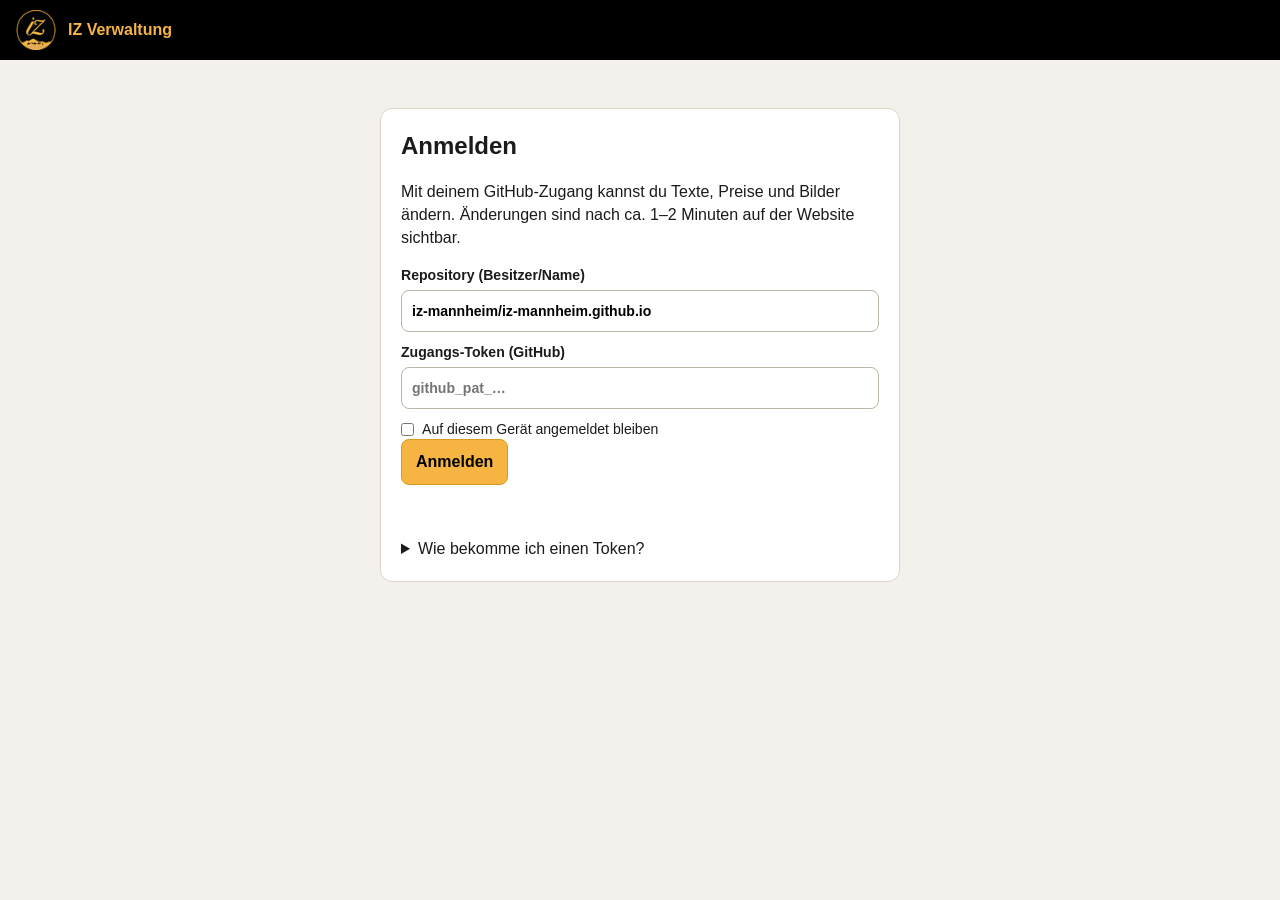
<file: index.html>
<!DOCTYPE html>
<html lang="de">
<head>
  <meta charset="UTF-8">
  <meta name="viewport" content="width=device-width, initial-scale=1.0">
  <meta name="robots" content="noindex, nofollow">
  <title>Verwaltung – IZ Restaurant</title>
  <link rel="icon" type="image/png" href="../assets/images/extra/icon-48.png">
  <link rel="stylesheet" href="admin.css">
</head>
<body>
<header class="top">
  <img src="../assets/images/extra/icon-48.png" alt="" width="40" height="40">
  <strong>IZ Verwaltung</strong>
  <span id="who" class="who"></span>
  <button id="logout" type="button" class="ghost" hidden>Abmelden</button>
</header>

<main id="app">
  <section id="login" class="card narrow">
    <h1>Anmelden</h1>
    <p>Mit deinem GitHub-Zugang kannst du Texte, Preise und Bilder ändern. Änderungen sind nach ca. 1–2 Minuten auf der Website sichtbar.</p>
    <form id="loginForm" autocomplete="off">
      <label>Repository (Besitzer/Name)
        <input id="repo" required placeholder="iz-mannheim/iz-mannheim.github.io" value="iz-mannheim/iz-mannheim.github.io">
      </label>
      <label>Zugangs-Token (GitHub)
        <input id="token" type="password" required autocomplete="off" placeholder="github_pat_…">
      </label>
      <label class="check"><input id="remember" type="checkbox"> Auf diesem Gerät angemeldet bleiben</label>
      <button type="submit" class="primary">Anmelden</button>
      <p id="loginMsg" class="msg" role="alert"></p>
    </form>
    <details><summary>Wie bekomme ich einen Token?</summary>
      <ol>
        <li>Bei GitHub anmelden → Einstellungen → Developer settings → Personal access tokens → <em>Fine-grained tokens</em>.</li>
        <li>„Generate new token“, Repository auswählen, Berechtigung <strong>Contents: Read and write</strong>.</li>
        <li>Token hier einfügen. Er wird nur in deinem Browser gespeichert und nie auf der Website veröffentlicht.</li>
      </ol>
    </details>
  </section>

  <div id="editor" hidden>
    <nav class="tabs" role="tablist" aria-label="Bereiche">
      <button role="tab" data-tab="menu" aria-selected="true">Speisekarte</button>
      <button role="tab" data-tab="texts" aria-selected="false">Texte &amp; Infos</button>
      <button role="tab" data-tab="hours" aria-selected="false">Öffnungszeiten</button>
      <button role="tab" data-tab="report" aria-selected="false">Report</button>
      <button role="tab" data-tab="history" aria-selected="false">Änderungen</button>
    </nav>
    <section id="tab-menu" class="tabpanel"></section>
    <section id="tab-texts" class="tabpanel" hidden></section>
    <section id="tab-hours" class="tabpanel" hidden></section>
    <section id="tab-report" class="tabpanel" hidden></section>
    <section id="tab-history" class="tabpanel" hidden></section>
  </div>
</main>

<div id="savebar" class="savebar" hidden>
  <span id="dirtyInfo">Ungespeicherte Änderungen</span>
  <button id="discard" type="button" class="ghost">Verwerfen</button>
  <button id="publish" type="button" class="primary">Veröffentlichen</button>
</div>
<div id="toast" class="toast" role="status" aria-live="polite"></div>
<script src="admin.js"></script>
</body>
</html>
</file>
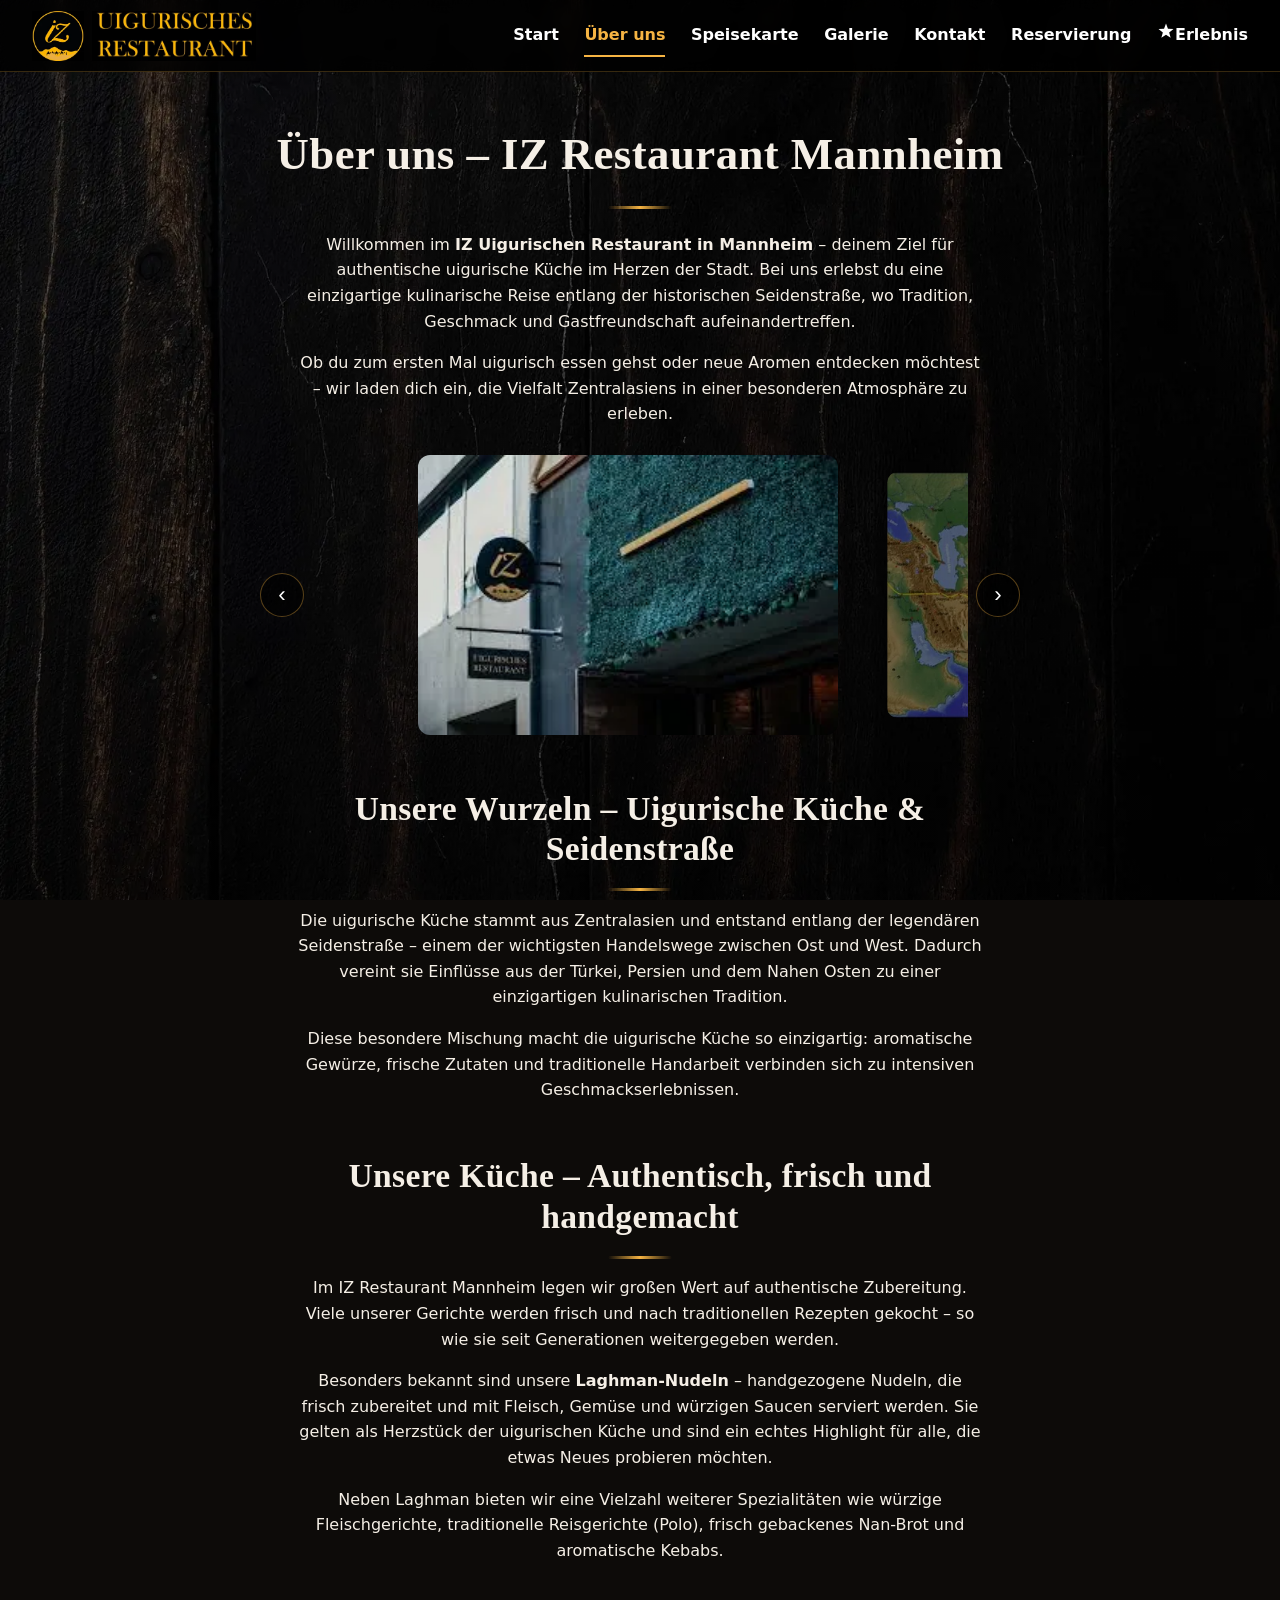
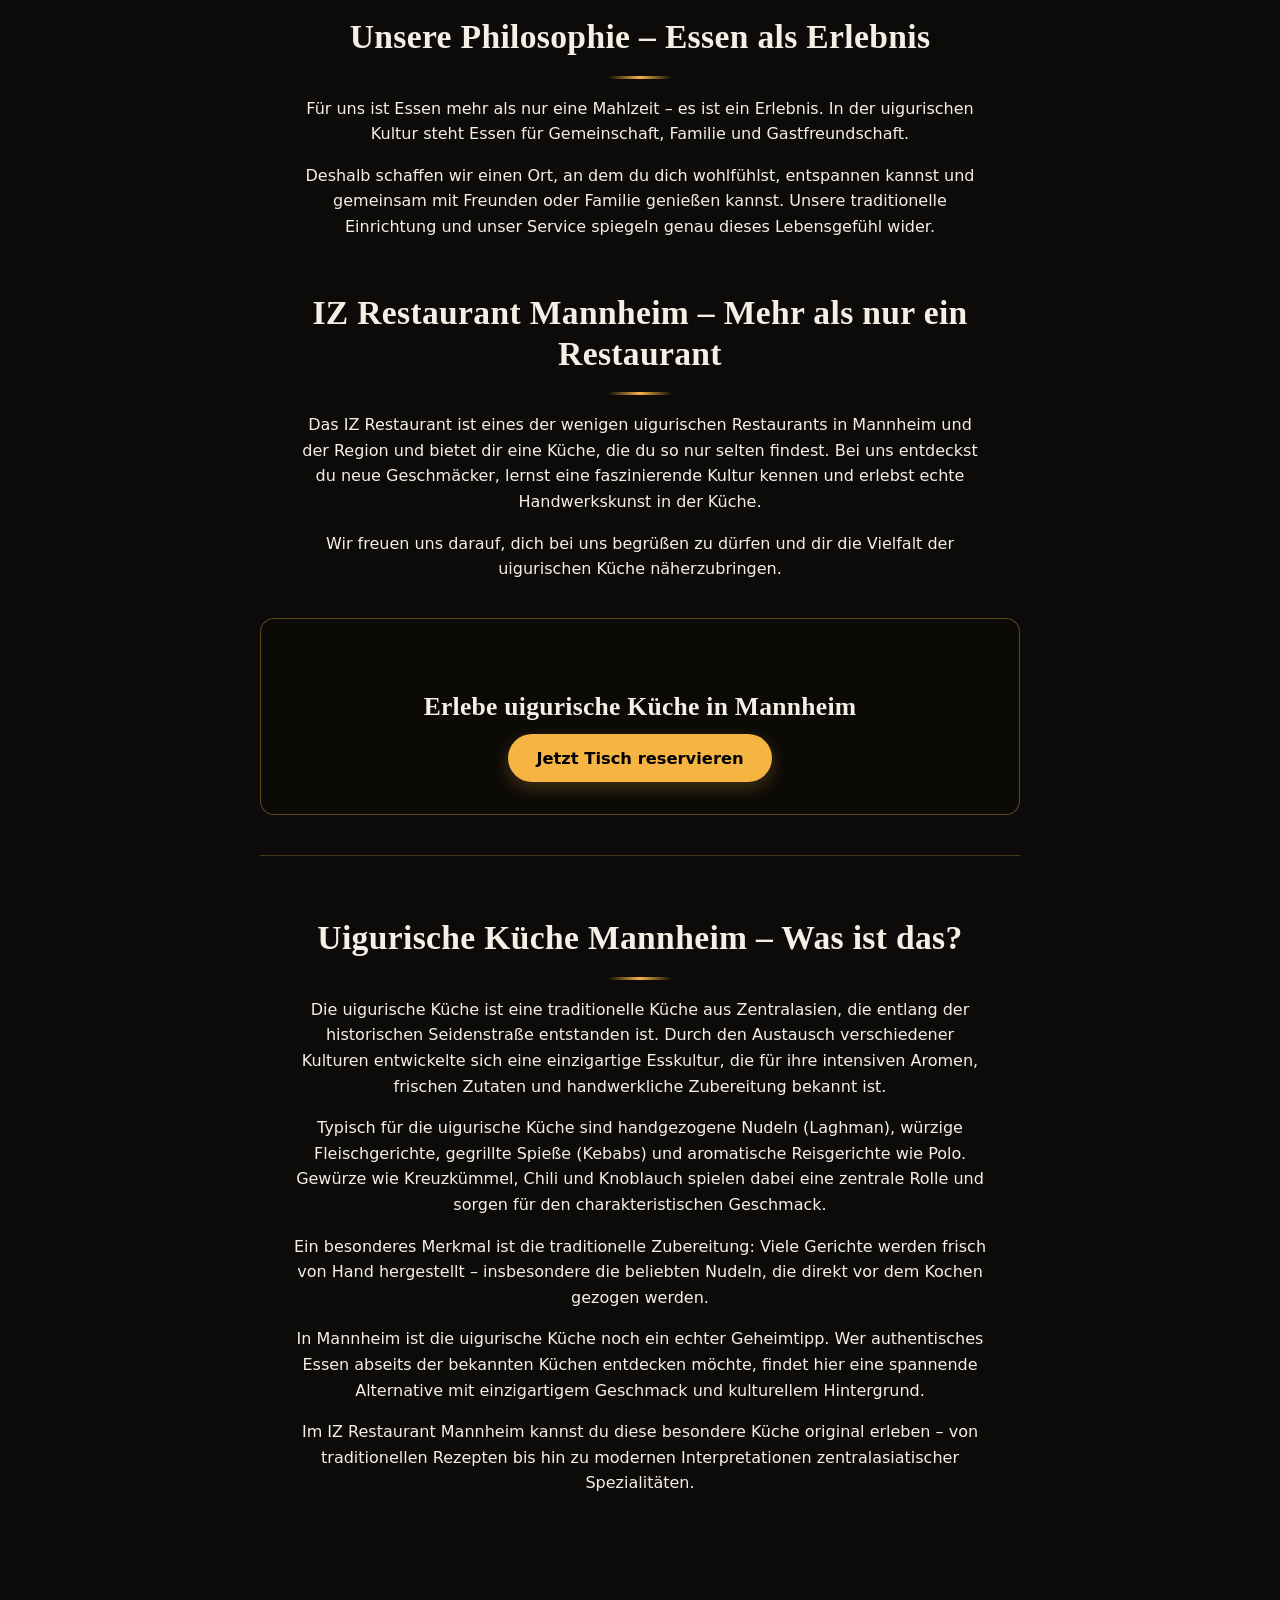
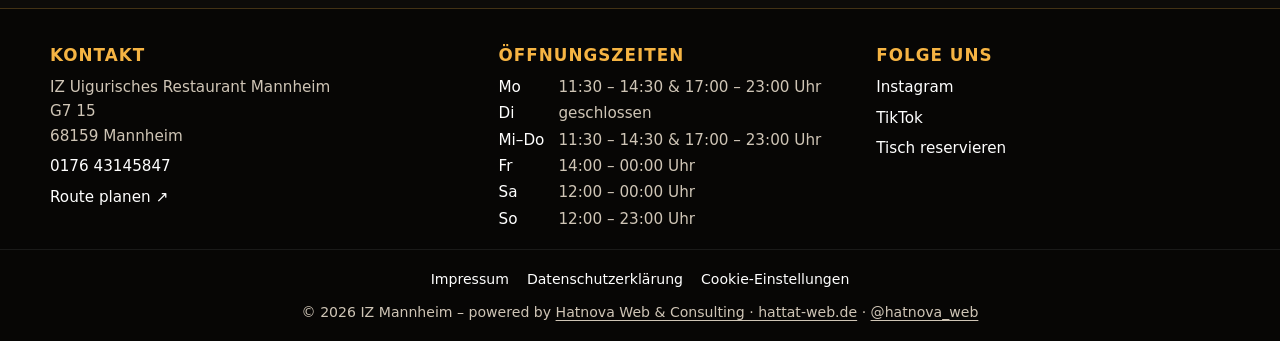
<file: about.html>
<!DOCTYPE html>
<html lang="de">
<head>
  <meta charset="UTF-8">
  <meta name="viewport" content="width=device-width, initial-scale=1.0, viewport-fit=cover">
  <title>Über uns – IZ Restaurant Mannheim | Uigurische Küche &amp; Seidenstraße</title>
  <meta name="description" content="IZ Restaurant Mannheim: authentische uigurische Küche von der Seidenstraße – handgezogene Laghmen-Nudeln, traditionelle Rezepte, besonderes Ambiente.">
  <link rel="canonical" href="https://iz-mannheim.de/about.html">
  <meta property="og:type" content="website">
  <meta property="og:locale" content="de_DE">
  <meta property="og:site_name" content="IZ Uigurisches Restaurant Mannheim">
  <meta property="og:title" content="Über uns – IZ Restaurant Mannheim | Uigurische Küche &amp; Seidenstraße">
  <meta property="og:description" content="IZ Restaurant Mannheim: authentische uigurische Küche von der Seidenstraße – handgezogene Laghmen-Nudeln, traditionelle Rezepte, besonderes Ambiente.">
  <meta property="og:url" content="https://iz-mannheim.de/about.html">
  <meta property="og:image" content="https://iz-mannheim.de/assets/images/extra/hero1.webp">
  <meta name="twitter:card" content="summary_large_image">
  <meta name="theme-color" content="#000000">
  <link rel="icon" type="image/png" sizes="48x48" href="assets/images/extra/icon-48.png">
  <link rel="apple-touch-icon" href="assets/images/extra/icon-180.png">
  <link rel="stylesheet" href="css/style.css">
  <script>document.documentElement.classList.add('js')</script>
  <script type="application/ld+json" id="ld-restaurant">{"@context": "https://schema.org", "@type": "Restaurant", "name": "IZ Uigurisches Restaurant Mannheim", "url": "https://iz-mannheim.de/", "image": "https://iz-mannheim.de/assets/images/extra/hero1.webp", "logo": "https://iz-mannheim.de/assets/images/extra/icon-180.png", "servesCuisine": ["Uigurisch", "Zentralasiatisch"], "telephone": "+4917643145847", "priceRange": "€€", "address": {"@type": "PostalAddress", "streetAddress": "G7 15", "postalCode": "68159", "addressLocality": "Mannheim", "addressCountry": "DE"}, "geo": {"@type": "GeoCoordinates", "latitude": 49.49228757, "longitude": 8.45933497}, "hasMenu": "https://iz-mannheim.de/menu.html", "acceptsReservations": "True", "sameAs": ["https://www.instagram.com/izrestaurant.ma?igsh=MWxodnRsc2JiNDZkNg==", "https://www.tiktok.com/@iz.restaurant.ma?_r=1&_t=ZG-95EG0OSbyyG"], "openingHoursSpecification": [{"@type": "OpeningHoursSpecification", "dayOfWeek": "Monday", "opens": "11:30", "closes": "14:30"}, {"@type": "OpeningHoursSpecification", "dayOfWeek": "Monday", "opens": "17:00", "closes": "23:00"}, {"@type": "OpeningHoursSpecification", "dayOfWeek": "Wednesday", "opens": "11:30", "closes": "14:30"}, {"@type": "OpeningHoursSpecification", "dayOfWeek": "Wednesday", "opens": "17:00", "closes": "23:00"}, {"@type": "OpeningHoursSpecification", "dayOfWeek": "Thursday", "opens": "11:30", "closes": "14:30"}, {"@type": "OpeningHoursSpecification", "dayOfWeek": "Thursday", "opens": "17:00", "closes": "23:00"}, {"@type": "OpeningHoursSpecification", "dayOfWeek": "Friday", "opens": "14:00", "closes": "00:00"}, {"@type": "OpeningHoursSpecification", "dayOfWeek": "Saturday", "opens": "12:00", "closes": "00:00"}, {"@type": "OpeningHoursSpecification", "dayOfWeek": "Sunday", "opens": "12:00", "closes": "23:00"}]}</script>
</head>
<body>
<a class="skip-link" href="#main">Zum Inhalt springen</a>
<div id="cookie-banner" class="cookie-banner" role="dialog" aria-label="Hinweis zur Reichweitenmessung">
  <p>Wir möchten anonym messen, wie unsere Website genutzt wird (cookielos, ohne Profile). Externe Inhalte wie Google Maps
    laden wir nur nach deiner Zustimmung. Mehr in der <a href="datenschutz.html">Datenschutzerklärung</a>.</p>
  <div class="cookie-actions">
    <button id="cookie-accept" type="button">Akzeptieren</button>
    <button id="cookie-decline" type="button">Ablehnen</button>
  </div>
</div>
<header class="navbar">
  <a class="logo" href="index.html" aria-label="IZ Uigurisches Restaurant Mannheim – Startseite">
    <img src="assets/images/extra/logo1.webp" alt="" width="52" height="50">
    <img src="assets/images/extra/logo2.webp" alt="IZ Uigurisches Restaurant" width="164" height="50">
  </a>
  <button class="hamburger" id="hamburger" type="button" aria-label="Menü" aria-expanded="false" aria-controls="nav-menu">☰</button>
  <nav aria-label="Hauptnavigation">
    <ul class="nav-menu" id="nav-menu">
      <li><a href="index.html">Start</a></li>
      <li><a href="about.html" class="active" aria-current="page">Über uns</a></li>
      <li><a href="menu.html">Speisekarte</a></li>
      <li><a href="gallery.html">Galerie</a></li>
      <li><a href="contact.html">Kontakt</a></li>
      <li><a href="reservierung.html">Reservierung</a></li>
      <li><a href="https://iz-mannheim.hattat-web.de" class="nav-play"><svg viewBox="0 0 24 24" aria-hidden="true" width="18" height="18"><path d="M12 2l2.6 6.9L22 9.3l-5.8 4.6 2 7.1L12 17l-6.2 4 2-7.1L2 9.3l7.4-.4z" fill="currentColor"/></svg>Erlebnis</a></li>
    </ul>
  </nav>
</header>

<main id="main" class="page container narrow about-page prose">
  <div id="about-dynamic">
    <h1 class="section-title">Über uns – IZ Restaurant Mannheim</h1>
    <p>Willkommen im <strong>IZ Uigurischen Restaurant in Mannheim</strong> – deinem Ziel für authentische uigurische Küche im Herzen der Stadt. Bei uns erlebst du eine einzigartige kulinarische Reise entlang der historischen Seidenstraße, wo Tradition, Geschmack und Gastfreundschaft aufeinandertreffen.</p><p>Ob du zum ersten Mal uigurisch essen gehst oder neue Aromen entdecken möchtest – wir laden dich ein, die Vielfalt Zentralasiens in einer besonderen Atmosphäre zu erleben.</p>
    <div id="about-carousel-slot"><section class="carousel-about" aria-label="Bilder aus dem Restaurant"><button class="carousel-btn prev" type="button" aria-label="Vorheriges Bild">&#8249;</button><div class="carousel-track-container"><ul class="carousel-track"><li class="carousel-item"><img src="assets/images/interior1.webp" alt="Eingang des IZ Uigurischen Restaurants mit Logo-Schild" loading="lazy" decoding="async" width="640" height="427"></li><li class="carousel-item"><img src="assets/images/interior2-thumb.webp" alt="Landkarte Zentralasiens mit eingezeichneter Seidenstraße" loading="lazy" decoding="async" width="640" height="427"></li><li class="carousel-item"><img src="assets/images/interior3-thumb.webp" alt="Teller mit Laghmen-Nudeln, Fleisch und Paprika" loading="lazy" decoding="async" width="640" height="427"></li><li class="carousel-item"><img src="assets/images/extra/gallery3-thumb.webp" alt="Langer Gastraum mit Holztischen und Deckenbeleuchtung" loading="lazy" decoding="async" width="640" height="427"></li><li class="carousel-item"><img src="assets/images/interior5-thumb.webp" alt="Gastraum mit Sitzecke, Steinwand und Lichtdecke" loading="lazy" decoding="async" width="640" height="427"></li></ul></div><button class="carousel-btn next" type="button" aria-label="Nächstes Bild">&#8250;</button></section></div>
    <h2 class="section-title">Unsere Wurzeln – Uigurische Küche &amp; Seidenstraße</h2><p>Die uigurische Küche stammt aus Zentralasien und entstand entlang der legendären Seidenstraße – einem der wichtigsten Handelswege zwischen Ost und West. Dadurch vereint sie Einflüsse aus der Türkei, Persien und dem Nahen Osten zu einer einzigartigen kulinarischen Tradition.</p><p>Diese besondere Mischung macht die uigurische Küche so einzigartig: aromatische Gewürze, frische Zutaten und traditionelle Handarbeit verbinden sich zu intensiven Geschmackserlebnissen.</p><h2 class="section-title">Unsere Küche – Authentisch, frisch und handgemacht</h2><p>Im IZ Restaurant Mannheim legen wir großen Wert auf authentische Zubereitung. Viele unserer Gerichte werden frisch und nach traditionellen Rezepten gekocht – so wie sie seit Generationen weitergegeben werden.</p><p>Besonders bekannt sind unsere <strong>Laghman-Nudeln</strong> – handgezogene Nudeln, die frisch zubereitet und mit Fleisch, Gemüse und würzigen Saucen serviert werden. Sie gelten als Herzstück der uigurischen Küche und sind ein echtes Highlight für alle, die etwas Neues probieren möchten.</p><p>Neben Laghman bieten wir eine Vielzahl weiterer Spezialitäten wie würzige Fleischgerichte, traditionelle Reisgerichte (Polo), frisch gebackenes Nan-Brot und aromatische Kebabs.</p><h2 class="section-title">Unsere Philosophie – Essen als Erlebnis</h2><p>Für uns ist Essen mehr als nur eine Mahlzeit – es ist ein Erlebnis. In der uigurischen Kultur steht Essen für Gemeinschaft, Familie und Gastfreundschaft.</p><p>Deshalb schaffen wir einen Ort, an dem du dich wohlfühlst, entspannen kannst und gemeinsam mit Freunden oder Familie genießen kannst. Unsere traditionelle Einrichtung und unser Service spiegeln genau dieses Lebensgefühl wider.</p><h2 class="section-title">IZ Restaurant Mannheim – Mehr als nur ein Restaurant</h2><p>Das IZ Restaurant ist eines der wenigen uigurischen Restaurants in Mannheim und der Region und bietet dir eine Küche, die du so nur selten findest. Bei uns entdeckst du neue Geschmäcker, lernst eine faszinierende Kultur kennen und erlebst echte Handwerkskunst in der Küche.</p><p>Wir freuen uns darauf, dich bei uns begrüßen zu dürfen und dir die Vielfalt der uigurischen Küche näherzubringen.</p>
    <div class="about-cta panel"><h2>Erlebe uigurische Küche in Mannheim</h2><a href="reservierung.html" class="btn-new-res">Jetzt Tisch reservieren</a></div>
    <section class="about-explainer"><h2 class="section-title">Uigurische Küche Mannheim – Was ist das?</h2><p>Die uigurische Küche ist eine traditionelle Küche aus Zentralasien, die entlang der historischen Seidenstraße entstanden ist. Durch den Austausch verschiedener Kulturen entwickelte sich eine einzigartige Esskultur, die für ihre intensiven Aromen, frischen Zutaten und handwerkliche Zubereitung bekannt ist.</p><p>Typisch für die uigurische Küche sind handgezogene Nudeln (Laghman), würzige Fleischgerichte, gegrillte Spieße (Kebabs) und aromatische Reisgerichte wie Polo. Gewürze wie Kreuzkümmel, Chili und Knoblauch spielen dabei eine zentrale Rolle und sorgen für den charakteristischen Geschmack.</p><p>Ein besonderes Merkmal ist die traditionelle Zubereitung: Viele Gerichte werden frisch von Hand hergestellt – insbesondere die beliebten Nudeln, die direkt vor dem Kochen gezogen werden.</p><p>In Mannheim ist die uigurische Küche noch ein echter Geheimtipp. Wer authentisches Essen abseits der bekannten Küchen entdecken möchte, findet hier eine spannende Alternative mit einzigartigem Geschmack und kulturellem Hintergrund.</p><p>Im IZ Restaurant Mannheim kannst du diese besondere Küche original erleben – von traditionellen Rezepten bis hin zu modernen Interpretationen zentralasiatischer Spezialitäten.</p></section>
  </div>
</main>

<footer class="site-footer">
  <div class="footer-grid">
    <div>
      <h2>Kontakt</h2>
      <p data-address>IZ Uigurisches Restaurant Mannheim<br>G7 15<br>68159 Mannheim</p>
      <p><a href="tel:+4917643145847" data-phone>0176 43145847</a></p>
      <p><a href="https://www.google.com/maps/dir/?api=1&amp;destination=IZ+Uigurisches+Restaurant+Mannheim+G7+15+68159+Mannheim" target="_blank" rel="noopener noreferrer">Route planen ↗</a></p>
    </div>
    <div>
      <h2>Öffnungszeiten</h2>
      <dl class="footer-hours" id="footer-hours"><dt>Mo</dt><dd>11:30 – 14:30 &amp; 17:00 – 23:00 Uhr</dd><dt>Di</dt><dd>geschlossen</dd><dt>Mi–Do</dt><dd>11:30 – 14:30 &amp; 17:00 – 23:00 Uhr</dd><dt>Fr</dt><dd>14:00 – 00:00 Uhr</dd><dt>Sa</dt><dd>12:00 – 00:00 Uhr</dd><dt>So</dt><dd>12:00 – 23:00 Uhr</dd></dl>
    </div>
    <div>
      <h2>Folge uns</h2>
      <p><a href="https://www.instagram.com/izrestaurant.ma?igsh=MWxodnRsc2JiNDZkNg==" target="_blank" rel="noopener noreferrer">Instagram</a></p>
      <p><a href="https://www.tiktok.com/@iz.restaurant.ma?_r=1&amp;_t=ZG-95EG0OSbyyG" target="_blank" rel="noopener noreferrer">TikTok</a></p>
      <p><a href="reservierung.html">Tisch reservieren</a></p>
    </div>
  </div>
  <div class="footer-bottom">
    <nav class="footer-nav" aria-label="Rechtliches">
      <a href="impressum.html">Impressum</a>
      <a href="datenschutz.html">Datenschutzerklärung</a>
      <button type="button" class="linklike" data-open-consent>Cookie-Einstellungen</button>
    </nav>
    <p class="footer-copyright">&copy; 2026 IZ Mannheim – powered by <a href="https://hattat-web.de" rel="noopener">Hatnova Web &amp; Consulting · hattat-web.de</a> · <a href="https://www.instagram.com/hatnova_web" rel="noopener">@hatnova_web</a></p>
  </div>
</footer>

<div class="mobile-cta" aria-label="Schnellzugriff">
  <a href="tel:+4917643145847" data-phone-only class="mc-call"><svg viewBox="0 0 24 24" aria-hidden="true"><path d="M5 4h4l2 5-2.5 1.5a11 11 0 0 0 5 5L15 13l5 2v4a2 2 0 0 1-2 2A16 16 0 0 1 3 6a2 2 0 0 1 2-2" fill="none" stroke="currentColor" stroke-width="2" stroke-linejoin="round"/></svg>Anrufen</a>
  <a href="reservierung.html" class="mc-res"><svg viewBox="0 0 24 24" aria-hidden="true"><rect x="3" y="5" width="18" height="16" rx="2" fill="none" stroke="currentColor" stroke-width="2"/><path d="M3 10h18M8 3v4M16 3v4" fill="none" stroke="currentColor" stroke-width="2" stroke-linecap="round"/></svg>Tisch reservieren</a>
</div>
<script src="js/site.js" defer></script>
<script src="js/about_carousel.js" defer></script>
</body>
</html>
</file>
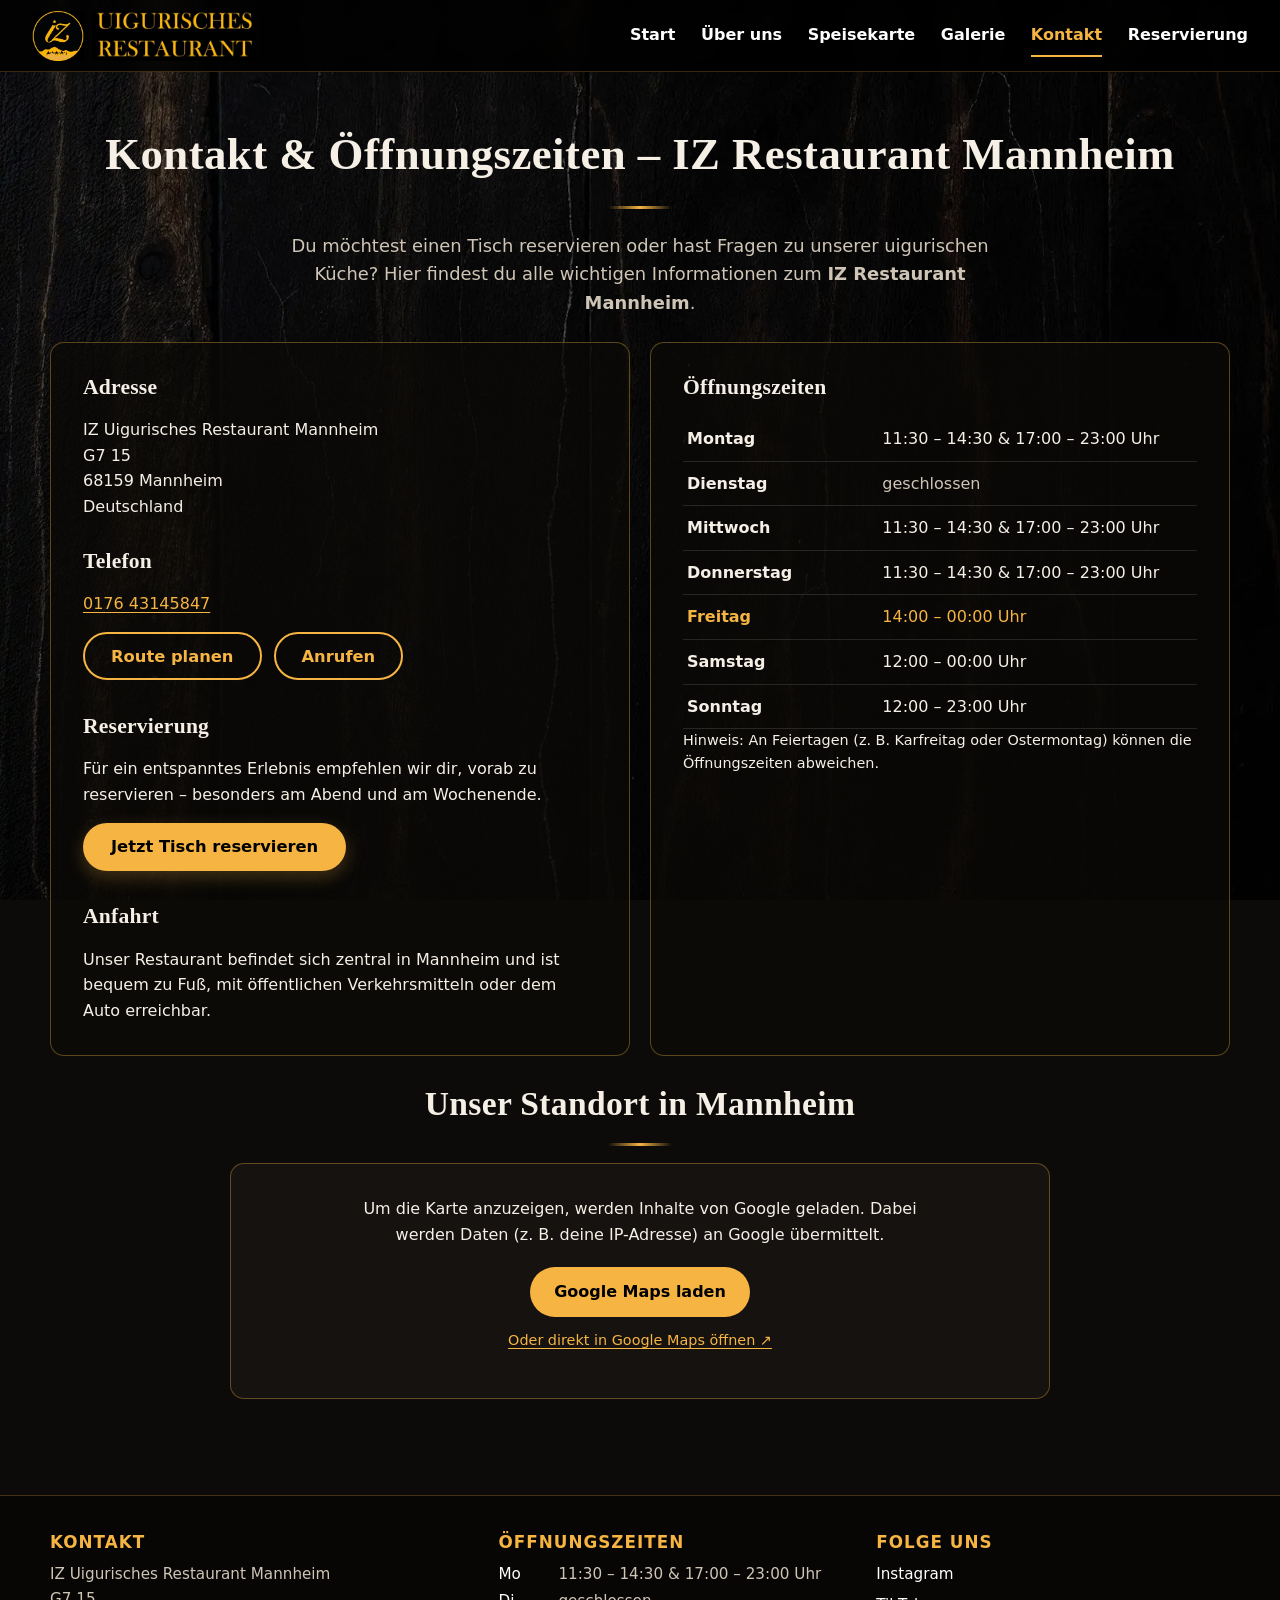
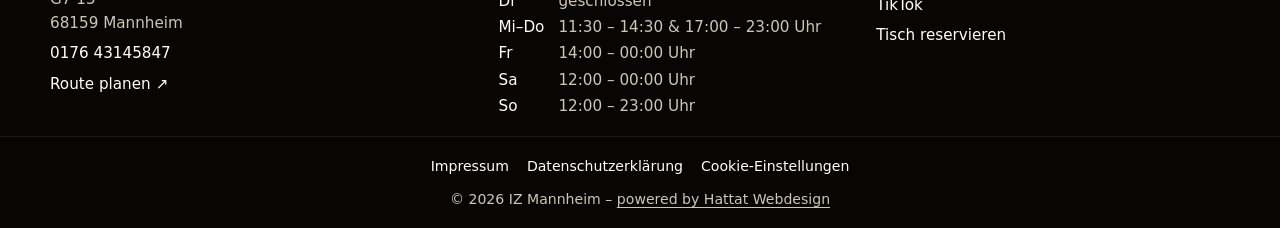
<file: contact.html>
<!DOCTYPE html>
<html lang="de">
<head>
  <meta charset="UTF-8">
  <meta name="viewport" content="width=device-width, initial-scale=1.0, viewport-fit=cover">
  <title>Kontakt &amp; Öffnungszeiten – IZ Restaurant Mannheim | G7 15</title>
  <meta name="description" content="Kontakt zum IZ Uigurischen Restaurant Mannheim: Adresse G7 15, 68159 Mannheim, Telefon, Öffnungszeiten und Anfahrt. Jetzt Tisch reservieren.">
  <link rel="canonical" href="https://iz-mannheim.de/contact.html">
  <meta property="og:type" content="website">
  <meta property="og:locale" content="de_DE">
  <meta property="og:site_name" content="IZ Uigurisches Restaurant Mannheim">
  <meta property="og:title" content="Kontakt &amp; Öffnungszeiten – IZ Restaurant Mannheim | G7 15">
  <meta property="og:description" content="Kontakt zum IZ Uigurischen Restaurant Mannheim: Adresse G7 15, 68159 Mannheim, Telefon, Öffnungszeiten und Anfahrt. Jetzt Tisch reservieren.">
  <meta property="og:url" content="https://iz-mannheim.de/contact.html">
  <meta property="og:image" content="https://iz-mannheim.de/assets/images/extra/hero1.webp">
  <meta name="twitter:card" content="summary_large_image">
  <meta name="theme-color" content="#000000">
  <link rel="icon" type="image/png" sizes="48x48" href="assets/images/extra/icon-48.png">
  <link rel="apple-touch-icon" href="assets/images/extra/icon-180.png">
  <link rel="stylesheet" href="css/style.css">
  <script>document.documentElement.classList.add('js')</script>
  <script type="application/ld+json" id="ld-restaurant">{"@context": "https://schema.org", "@type": "Restaurant", "name": "IZ Uigurisches Restaurant Mannheim", "url": "https://iz-mannheim.de/", "image": "https://iz-mannheim.de/assets/images/extra/hero1.webp", "logo": "https://iz-mannheim.de/assets/images/extra/icon-180.png", "servesCuisine": ["Uigurisch", "Zentralasiatisch"], "telephone": "+4917643145847", "priceRange": "€€", "address": {"@type": "PostalAddress", "streetAddress": "G7 15", "postalCode": "68159", "addressLocality": "Mannheim", "addressCountry": "DE"}, "geo": {"@type": "GeoCoordinates", "latitude": 49.49228757, "longitude": 8.45933497}, "hasMenu": "https://iz-mannheim.de/menu.html", "acceptsReservations": "True", "sameAs": ["https://www.instagram.com/izrestaurant.ma?igsh=MWxodnRsc2JiNDZkNg==", "https://www.tiktok.com/@iz.restaurant.ma?_r=1&_t=ZG-95EG0OSbyyG"], "openingHoursSpecification": [{"@type": "OpeningHoursSpecification", "dayOfWeek": "Monday", "opens": "11:30", "closes": "14:30"}, {"@type": "OpeningHoursSpecification", "dayOfWeek": "Monday", "opens": "17:00", "closes": "23:00"}, {"@type": "OpeningHoursSpecification", "dayOfWeek": "Wednesday", "opens": "11:30", "closes": "14:30"}, {"@type": "OpeningHoursSpecification", "dayOfWeek": "Wednesday", "opens": "17:00", "closes": "23:00"}, {"@type": "OpeningHoursSpecification", "dayOfWeek": "Thursday", "opens": "11:30", "closes": "14:30"}, {"@type": "OpeningHoursSpecification", "dayOfWeek": "Thursday", "opens": "17:00", "closes": "23:00"}, {"@type": "OpeningHoursSpecification", "dayOfWeek": "Friday", "opens": "14:00", "closes": "00:00"}, {"@type": "OpeningHoursSpecification", "dayOfWeek": "Saturday", "opens": "12:00", "closes": "00:00"}, {"@type": "OpeningHoursSpecification", "dayOfWeek": "Sunday", "opens": "12:00", "closes": "23:00"}]}</script>
</head>
<body>
<a class="skip-link" href="#main">Zum Inhalt springen</a>
<div id="cookie-banner" class="cookie-banner" role="dialog" aria-label="Hinweis zur Reichweitenmessung">
  <p>Wir möchten anonym messen, wie unsere Website genutzt wird (cookielos, ohne Profile). Externe Inhalte wie Google Maps
    laden wir nur nach deiner Zustimmung. Mehr in der <a href="datenschutz.html">Datenschutzerklärung</a>.</p>
  <div class="cookie-actions">
    <button id="cookie-accept" type="button">Akzeptieren</button>
    <button id="cookie-decline" type="button">Ablehnen</button>
  </div>
</div>
<header class="navbar">
  <a class="logo" href="index.html" aria-label="IZ Uigurisches Restaurant Mannheim – Startseite">
    <img src="assets/images/extra/logo1.webp" alt="" width="52" height="50">
    <img src="assets/images/extra/logo2.webp" alt="IZ Uigurisches Restaurant" width="164" height="50">
  </a>
  <button class="hamburger" id="hamburger" type="button" aria-label="Menü" aria-expanded="false" aria-controls="nav-menu">☰</button>
  <nav aria-label="Hauptnavigation">
    <ul class="nav-menu" id="nav-menu">
      <li><a href="index.html">Start</a></li>
      <li><a href="about.html">Über uns</a></li>
      <li><a href="menu.html">Speisekarte</a></li>
      <li><a href="gallery.html">Galerie</a></li>
      <li><a href="contact.html" class="active" aria-current="page">Kontakt</a></li>
      <li><a href="reservierung.html">Reservierung</a></li>
    </ul>
  </nav>
</header>

<main id="main" class="page container">
  <h1 class="section-title" data-text="contact.title">Kontakt &amp; Öffnungszeiten – IZ Restaurant Mannheim</h1>
  <p class="lead" data-rich="contact.intro">Du möchtest einen Tisch reservieren oder hast Fragen zu unserer uigurischen Küche? Hier findest du alle wichtigen Informationen zum <strong>IZ Restaurant Mannheim</strong>.</p>
  <div class="contact-grid">
    <div class="panel">
      <h2>Adresse</h2>
      <p data-address="full">IZ Uigurisches Restaurant Mannheim<br>G7 15<br>68159 Mannheim<br>Deutschland</p>
      <h2>Telefon</h2>
      <p><a href="tel:+4917643145847" data-phone>0176 43145847</a></p>
      <div class="btn-row"><a class="btn-outline" href="https://www.google.com/maps/dir/?api=1&amp;destination=IZ+Uigurisches+Restaurant+Mannheim+G7+15+68159+Mannheim" target="_blank" rel="noopener noreferrer">Route planen</a>
        <a class="btn-outline" href="tel:+4917643145847" data-phone-only>Anrufen</a></div>
      <h2>Reservierung</h2>
      <p data-text="contact.reservationText">Für ein entspanntes Erlebnis empfehlen wir dir, vorab zu reservieren – besonders am Abend und am Wochenende.</p>
      <div class="btn-row"><a href="reservierung.html" class="btn-new-res">Jetzt Tisch reservieren</a></div>
      <h2>Anfahrt</h2>
      <p data-text="contact.directionsText">Unser Restaurant befindet sich zentral in Mannheim und ist bequem zu Fuß, mit öffentlichen Verkehrsmitteln oder dem Auto erreichbar.</p>
    </div>
    <div class="panel">
      <h2>Öffnungszeiten</h2>
      <div class="opening-hours" id="opening-hours"><table class="hours-table"><caption class="sr-only">Öffnungszeiten</caption><tbody><tr data-dow="Monday"><th scope="row">Montag</th><td>11:30 – 14:30 &amp; 17:00 – 23:00 Uhr</td></tr><tr class="closed" data-dow="Tuesday"><th scope="row">Dienstag</th><td>geschlossen</td></tr><tr data-dow="Wednesday"><th scope="row">Mittwoch</th><td>11:30 – 14:30 &amp; 17:00 – 23:00 Uhr</td></tr><tr data-dow="Thursday"><th scope="row">Donnerstag</th><td>11:30 – 14:30 &amp; 17:00 – 23:00 Uhr</td></tr><tr data-dow="Friday"><th scope="row">Freitag</th><td>14:00 – 00:00 Uhr</td></tr><tr data-dow="Saturday"><th scope="row">Samstag</th><td>12:00 – 00:00 Uhr</td></tr><tr data-dow="Sunday"><th scope="row">Sonntag</th><td>12:00 – 23:00 Uhr</td></tr></tbody></table><p class="note">Hinweis: An Feiertagen (z. B. Karfreitag oder Ostermontag) können die Öffnungszeiten abweichen.</p></div>
    </div>
  </div>

  <section class="map-section">
    <h2 class="section-title">Unser Standort in Mannheim</h2>
    <div class="iframe-consent" data-type="maps" data-title="Karte: IZ Uigurisches Restaurant Mannheim" data-height="420">
      <p>Um die Karte anzuzeigen, werden Inhalte von Google geladen. Dabei werden Daten (z. B. deine IP-Adresse) an Google übermittelt.</p>
      <button type="button" data-load-embed>Google Maps laden</button>
      <p class="note"><a href="https://www.google.com/maps/dir/?api=1&amp;destination=IZ+Uigurisches+Restaurant+Mannheim+G7+15+68159+Mannheim" target="_blank" rel="noopener noreferrer">Oder direkt in Google Maps öffnen ↗</a></p>
    </div>
  </section>
</main>

<footer class="site-footer">
  <div class="footer-grid">
    <div>
      <h2>Kontakt</h2>
      <p data-address>IZ Uigurisches Restaurant Mannheim<br>G7 15<br>68159 Mannheim</p>
      <p><a href="tel:+4917643145847" data-phone>0176 43145847</a></p>
      <p><a href="https://www.google.com/maps/dir/?api=1&amp;destination=IZ+Uigurisches+Restaurant+Mannheim+G7+15+68159+Mannheim" target="_blank" rel="noopener noreferrer">Route planen ↗</a></p>
    </div>
    <div>
      <h2>Öffnungszeiten</h2>
      <dl class="footer-hours" id="footer-hours"><dt>Mo</dt><dd>11:30 – 14:30 &amp; 17:00 – 23:00 Uhr</dd><dt>Di</dt><dd>geschlossen</dd><dt>Mi–Do</dt><dd>11:30 – 14:30 &amp; 17:00 – 23:00 Uhr</dd><dt>Fr</dt><dd>14:00 – 00:00 Uhr</dd><dt>Sa</dt><dd>12:00 – 00:00 Uhr</dd><dt>So</dt><dd>12:00 – 23:00 Uhr</dd></dl>
    </div>
    <div>
      <h2>Folge uns</h2>
      <p><a href="https://www.instagram.com/izrestaurant.ma?igsh=MWxodnRsc2JiNDZkNg==" target="_blank" rel="noopener noreferrer">Instagram</a></p>
      <p><a href="https://www.tiktok.com/@iz.restaurant.ma?_r=1&amp;_t=ZG-95EG0OSbyyG" target="_blank" rel="noopener noreferrer">TikTok</a></p>
      <p><a href="reservierung.html">Tisch reservieren</a></p>
    </div>
  </div>
  <div class="footer-bottom">
    <nav class="footer-nav" aria-label="Rechtliches">
      <a href="impressum.html">Impressum</a>
      <a href="datenschutz.html">Datenschutzerklärung</a>
      <button type="button" class="linklike" data-open-consent>Cookie-Einstellungen</button>
    </nav>
    <p class="footer-copyright">&copy; 2026 IZ Mannheim – <a href="https://www.instagram.com/hattat_web" rel="noopener">powered by Hattat Webdesign</a></p>
  </div>
</footer>

<div class="mobile-cta" aria-label="Schnellzugriff">
  <a href="tel:+4917643145847" data-phone-only class="mc-call"><svg viewBox="0 0 24 24" aria-hidden="true"><path d="M5 4h4l2 5-2.5 1.5a11 11 0 0 0 5 5L15 13l5 2v4a2 2 0 0 1-2 2A16 16 0 0 1 3 6a2 2 0 0 1 2-2" fill="none" stroke="currentColor" stroke-width="2" stroke-linejoin="round"/></svg>Anrufen</a>
  <a href="reservierung.html" class="mc-res"><svg viewBox="0 0 24 24" aria-hidden="true"><rect x="3" y="5" width="18" height="16" rx="2" fill="none" stroke="currentColor" stroke-width="2"/><path d="M3 10h18M8 3v4M16 3v4" fill="none" stroke="currentColor" stroke-width="2" stroke-linecap="round"/></svg>Tisch reservieren</a>
</div>
<script src="js/site.js" defer></script>
</body>
</html>
</file>
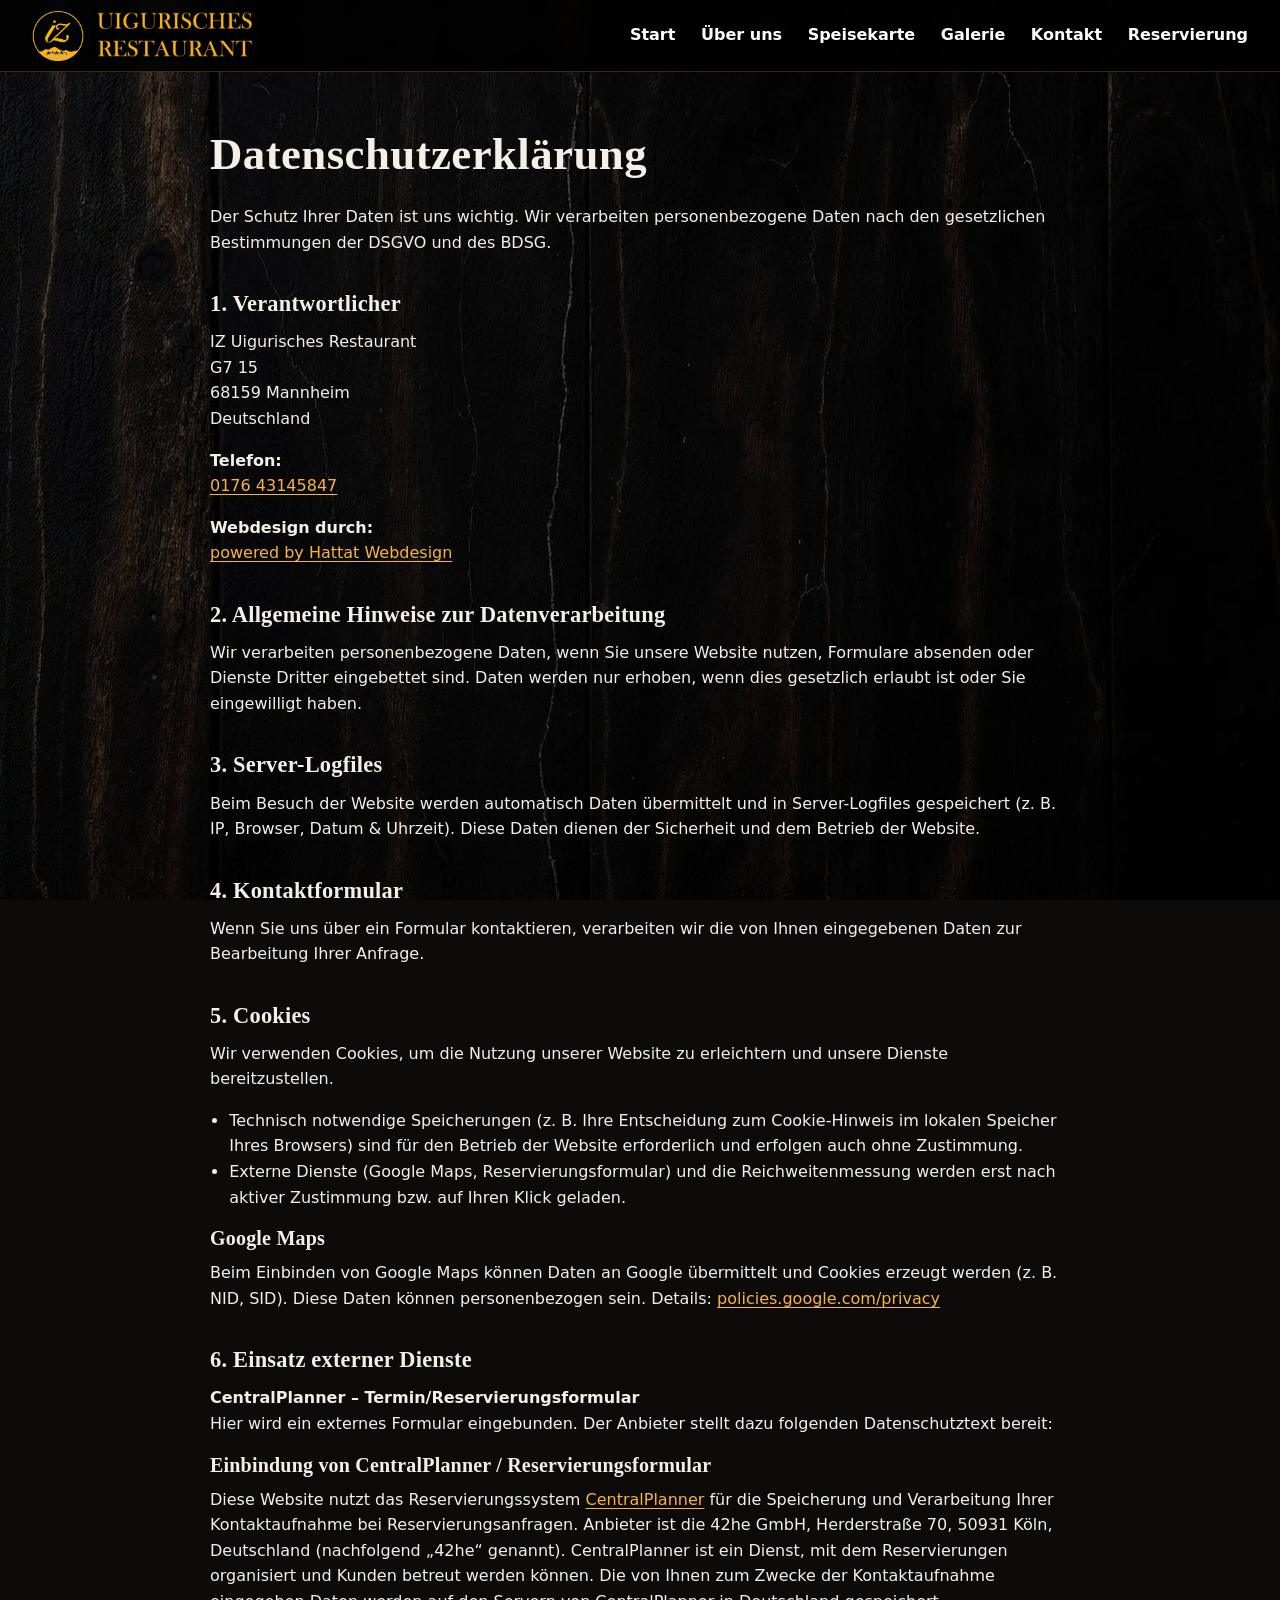
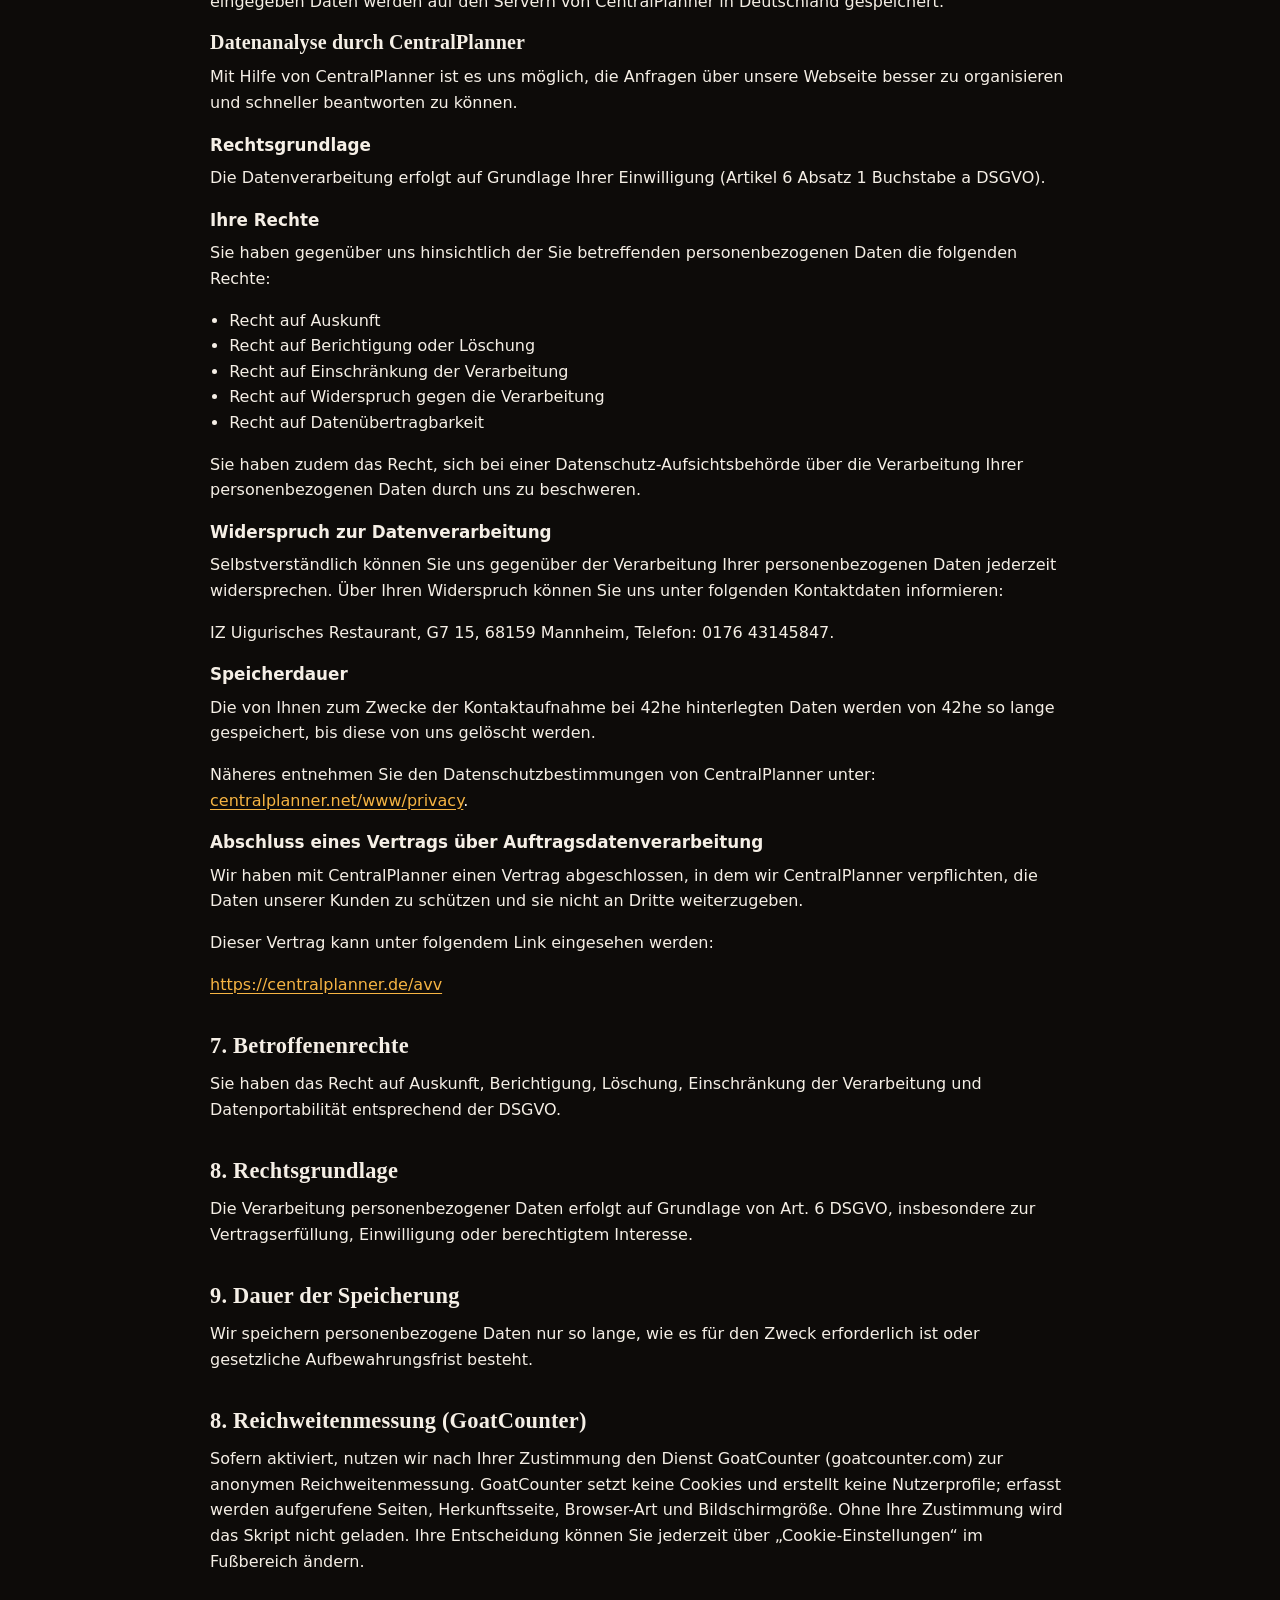
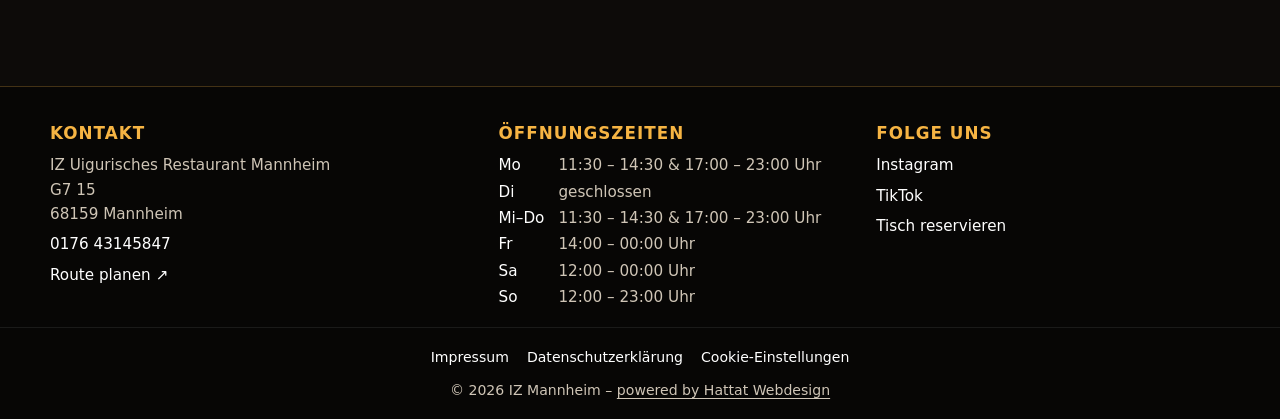
<file: datenschutz.html>
<!DOCTYPE html>
<html lang="de">
<head>
  <meta charset="UTF-8">
  <meta name="viewport" content="width=device-width, initial-scale=1.0, viewport-fit=cover">
  <title>Datenschutzerklärung – IZ Uigurisches Restaurant Mannheim</title>
  <meta name="description" content="Datenschutzerklärung des IZ Uigurischen Restaurants Mannheim.">
  <link rel="canonical" href="https://iz-mannheim.de/datenschutz.html">
  <meta property="og:type" content="website">
  <meta property="og:locale" content="de_DE">
  <meta property="og:site_name" content="IZ Uigurisches Restaurant Mannheim">
  <meta property="og:title" content="Datenschutzerklärung – IZ Uigurisches Restaurant Mannheim">
  <meta property="og:description" content="Datenschutzerklärung des IZ Uigurischen Restaurants Mannheim.">
  <meta property="og:url" content="https://iz-mannheim.de/datenschutz.html">
  <meta property="og:image" content="https://iz-mannheim.de/assets/images/extra/hero1.webp">
  <meta name="twitter:card" content="summary_large_image">
  <meta name="theme-color" content="#000000">
  <link rel="icon" type="image/png" sizes="48x48" href="assets/images/extra/icon-48.png">
  <link rel="apple-touch-icon" href="assets/images/extra/icon-180.png">
  <link rel="stylesheet" href="css/style.css">
  <script>document.documentElement.classList.add('js')</script>
  <script type="application/ld+json" id="ld-restaurant">{"@context": "https://schema.org", "@type": "Restaurant", "name": "IZ Uigurisches Restaurant Mannheim", "url": "https://iz-mannheim.de/", "image": "https://iz-mannheim.de/assets/images/extra/hero1.webp", "logo": "https://iz-mannheim.de/assets/images/extra/icon-180.png", "servesCuisine": ["Uigurisch", "Zentralasiatisch"], "telephone": "+4917643145847", "priceRange": "€€", "address": {"@type": "PostalAddress", "streetAddress": "G7 15", "postalCode": "68159", "addressLocality": "Mannheim", "addressCountry": "DE"}, "geo": {"@type": "GeoCoordinates", "latitude": 49.49228757, "longitude": 8.45933497}, "hasMenu": "https://iz-mannheim.de/menu.html", "acceptsReservations": "True", "sameAs": ["https://www.instagram.com/izrestaurant.ma?igsh=MWxodnRsc2JiNDZkNg==", "https://www.tiktok.com/@iz.restaurant.ma?_r=1&_t=ZG-95EG0OSbyyG"], "openingHoursSpecification": [{"@type": "OpeningHoursSpecification", "dayOfWeek": "Monday", "opens": "11:30", "closes": "14:30"}, {"@type": "OpeningHoursSpecification", "dayOfWeek": "Monday", "opens": "17:00", "closes": "23:00"}, {"@type": "OpeningHoursSpecification", "dayOfWeek": "Wednesday", "opens": "11:30", "closes": "14:30"}, {"@type": "OpeningHoursSpecification", "dayOfWeek": "Wednesday", "opens": "17:00", "closes": "23:00"}, {"@type": "OpeningHoursSpecification", "dayOfWeek": "Thursday", "opens": "11:30", "closes": "14:30"}, {"@type": "OpeningHoursSpecification", "dayOfWeek": "Thursday", "opens": "17:00", "closes": "23:00"}, {"@type": "OpeningHoursSpecification", "dayOfWeek": "Friday", "opens": "14:00", "closes": "00:00"}, {"@type": "OpeningHoursSpecification", "dayOfWeek": "Saturday", "opens": "12:00", "closes": "00:00"}, {"@type": "OpeningHoursSpecification", "dayOfWeek": "Sunday", "opens": "12:00", "closes": "23:00"}]}</script>
</head>
<body>
<a class="skip-link" href="#main">Zum Inhalt springen</a>
<div id="cookie-banner" class="cookie-banner" role="dialog" aria-label="Hinweis zur Reichweitenmessung">
  <p>Wir möchten anonym messen, wie unsere Website genutzt wird (cookielos, ohne Profile). Externe Inhalte wie Google Maps
    laden wir nur nach deiner Zustimmung. Mehr in der <a href="datenschutz.html">Datenschutzerklärung</a>.</p>
  <div class="cookie-actions">
    <button id="cookie-accept" type="button">Akzeptieren</button>
    <button id="cookie-decline" type="button">Ablehnen</button>
  </div>
</div>
<header class="navbar">
  <a class="logo" href="index.html" aria-label="IZ Uigurisches Restaurant Mannheim – Startseite">
    <img src="assets/images/extra/logo1.webp" alt="" width="52" height="50">
    <img src="assets/images/extra/logo2.webp" alt="IZ Uigurisches Restaurant" width="164" height="50">
  </a>
  <button class="hamburger" id="hamburger" type="button" aria-label="Menü" aria-expanded="false" aria-controls="nav-menu">☰</button>
  <nav aria-label="Hauptnavigation">
    <ul class="nav-menu" id="nav-menu">
      <li><a href="index.html">Start</a></li>
      <li><a href="about.html">Über uns</a></li>
      <li><a href="menu.html">Speisekarte</a></li>
      <li><a href="gallery.html">Galerie</a></li>
      <li><a href="contact.html">Kontakt</a></li>
      <li><a href="reservierung.html">Reservierung</a></li>
    </ul>
  </nav>
</header>

<main id="main" class="page container legal">
<h1>Datenschutzerklärung</h1>

  <p>Der Schutz Ihrer Daten ist uns wichtig. Wir verarbeiten personenbezogene Daten nach den gesetzlichen Bestimmungen der DSGVO und des BDSG.</p>

  <h2>1. Verantwortlicher</h2>
     <p>
        IZ Uigurisches Restaurant<br>
        G7 15<br>
        68159 Mannheim<br>
        Deutschland
      </p>
      <p>
          <strong>Telefon:</strong><br>
          <a href="tel:+4917643145847">0176 43145847</a>
      </p>
  
      <p>
          <strong>Webdesign durch:</strong><br>
          <a href="https://www.instagram.com/hattat_web?igsh=cmF1N2UxOXczeHlw&utm_source=qr">powered by Hattat Webdesign</a>
      </p>

  <h2>2. Allgemeine Hinweise zur Datenverarbeitung</h2>
  <p>Wir verarbeiten personenbezogene Daten, wenn Sie unsere Website nutzen, Formulare absenden oder Dienste Dritter eingebettet sind. Daten werden nur erhoben, wenn dies gesetzlich erlaubt ist oder Sie eingewilligt haben.</p>

  <h2>3. Server-Logfiles</h2>
  <p>Beim Besuch der Website werden automatisch Daten übermittelt und in Server-Logfiles gespeichert (z. B. IP, Browser, Datum & Uhrzeit). Diese Daten dienen der Sicherheit und dem Betrieb der Website.</p>

  <h2>4. Kontaktformular</h2>
  <p>Wenn Sie uns über ein Formular kontaktieren, verarbeiten wir die von Ihnen eingegebenen Daten zur Bearbeitung Ihrer Anfrage.</p>

  <h2>5. Cookies</h2>
  <p>Wir verwenden Cookies, um die Nutzung unserer Website zu erleichtern und unsere Dienste bereitzustellen.</p>
  <ul><li>Technisch notwendige Speicherungen (z. B. Ihre Entscheidung zum Cookie-Hinweis im lokalen Speicher Ihres Browsers) sind für den Betrieb der Website erforderlich und erfolgen auch ohne Zustimmung.</li>
  <li>Externe Dienste (Google Maps, Reservierungsformular) und die Reichweitenmessung werden erst nach aktiver Zustimmung bzw. auf Ihren Klick geladen.</li></ul>

  <h3>Google Maps</h3>
  <p>Beim Einbinden von Google Maps können Daten an Google übermittelt und Cookies erzeugt werden (z. B. NID, SID). Diese Daten können personenbezogen sein. Details: <a href="https://policies.google.com/privacy" target="_blank" rel="noopener">policies.google.com/privacy</a></p>

  <h2>6. Einsatz externer Dienste</h2>
  <p><strong>CentralPlanner – Termin/Reservierungsformular</strong><br>
     Hier wird ein externes Formular eingebunden. Der Anbieter stellt dazu folgenden Datenschutztext bereit:  
  </p>
 
  <h3>Einbindung von CentralPlanner / Reservierungsformular</h3>
  <p>Diese Website nutzt das Reservierungssystem <a href='https://centralplanner.de' target='_blank' rel='noopener'>CentralPlanner</a> für die Speicherung und Verarbeitung Ihrer Kontaktaufnahme bei Reservierungsanfragen. Anbieter ist die 42he GmbH, Herderstraße 70, 50931 Köln, Deutschland (nachfolgend „42he“ genannt). CentralPlanner ist ein Dienst, mit dem Reservierungen organisiert und Kunden betreut werden können. Die von Ihnen zum Zwecke der Kontaktaufnahme eingegeben Daten werden auf den Servern von CentralPlanner in Deutschland gespeichert.</p>
  <h3>Datenanalyse durch CentralPlanner</h3>
  <p>Mit Hilfe von CentralPlanner ist es uns möglich, die Anfragen über unsere Webseite besser zu organisieren und schneller beantworten zu können.</p>
  <h4>Rechtsgrundlage</h4>
  <p>Die Datenverarbeitung erfolgt auf Grundlage Ihrer Einwilligung (Artikel 6 Absatz 1 Buchstabe a DSGVO).</p>
  <h4>Ihre Rechte</h4>
  <p>Sie haben gegenüber uns hinsichtlich der Sie betreffenden personenbezogenen Daten die folgenden Rechte:</p>
  <ul><li>Recht auf Auskunft</li><li>Recht auf Berichtigung oder Löschung</li><li>Recht auf Einschränkung der Verarbeitung</li><li>Recht auf Widerspruch gegen die Verarbeitung</li><li>Recht auf Datenübertragbarkeit</li></ul>
  <p>Sie haben zudem das Recht, sich bei einer Datenschutz-Aufsichtsbehörde über die Verarbeitung Ihrer personenbezogenen Daten durch uns zu beschweren.</p>
  <h4>Widerspruch zur Datenverarbeitung</h4>
  <p>Selbstverständlich können Sie uns gegenüber der Verarbeitung Ihrer personenbezogenen Daten jederzeit widersprechen. Über Ihren Widerspruch können Sie uns unter folgenden Kontaktdaten informieren:</p>
  <p>IZ Uigurisches Restaurant, G7 15, 68159 Mannheim, Telefon: 0176 43145847.</p>
  <h4>Speicherdauer</h4>
  <p>Die von Ihnen zum Zwecke der Kontaktaufnahme bei 42he hinterlegten Daten werden von 42he so lange gespeichert, bis diese von uns gelöscht werden.</p>
  <p>Näheres entnehmen Sie den Datenschutzbestimmungen von CentralPlanner unter: <a href="https://centralplanner.net/www/privacy" target="_blank" rel="noopener">centralplanner.net/www/privacy</a>.</p>
  <h4>Abschluss eines Vertrags über Auftragsdatenverarbeitung</h4>
  <p>Wir haben mit CentralPlanner einen Vertrag abgeschlossen, in dem wir CentralPlanner verpflichten, die Daten unserer Kunden zu schützen und sie nicht an Dritte weiterzugeben.</p>
  <p>Dieser Vertrag kann unter folgendem Link eingesehen werden:</p>
  <p><a href='https://centralplanner.de/avv' target='_blank' rel='noopener'>https://centralplanner.de/avv</a></p>





  <h2>7. Betroffenenrechte</h2>
  <p>Sie haben das Recht auf Auskunft, Berichtigung, Löschung, Einschränkung der Verarbeitung und Datenportabilität entsprechend der DSGVO.</p>

  <h2>8. Rechtsgrundlage</h2>
  <p>Die Verarbeitung personenbezogener Daten erfolgt auf Grundlage von Art. 6 DSGVO, insbesondere zur Vertragserfüllung, Einwilligung oder berechtigtem Interesse.</p>

  <h2>9. Dauer der Speicherung</h2>
  <p>Wir speichern personenbezogene Daten nur so lange, wie es für den Zweck erforderlich ist oder gesetzliche Aufbewahrungsfrist besteht.</p>

  <h2>8. Reichweitenmessung (GoatCounter)</h2>
  <p>Sofern aktiviert, nutzen wir nach Ihrer Zustimmung den Dienst GoatCounter (goatcounter.com) zur anonymen Reichweitenmessung. GoatCounter setzt keine Cookies und erstellt keine Nutzerprofile; erfasst werden aufgerufene Seiten, Herkunftsseite, Browser-Art und Bildschirmgröße. Ohne Ihre Zustimmung wird das Skript nicht geladen. Ihre Entscheidung können Sie jederzeit über „Cookie-Einstellungen“ im Fußbereich ändern.</p>
</main>

<footer class="site-footer">
  <div class="footer-grid">
    <div>
      <h2>Kontakt</h2>
      <p data-address>IZ Uigurisches Restaurant Mannheim<br>G7 15<br>68159 Mannheim</p>
      <p><a href="tel:+4917643145847" data-phone>0176 43145847</a></p>
      <p><a href="https://www.google.com/maps/dir/?api=1&amp;destination=IZ+Uigurisches+Restaurant+Mannheim+G7+15+68159+Mannheim" target="_blank" rel="noopener noreferrer">Route planen ↗</a></p>
    </div>
    <div>
      <h2>Öffnungszeiten</h2>
      <dl class="footer-hours" id="footer-hours"><dt>Mo</dt><dd>11:30 – 14:30 &amp; 17:00 – 23:00 Uhr</dd><dt>Di</dt><dd>geschlossen</dd><dt>Mi–Do</dt><dd>11:30 – 14:30 &amp; 17:00 – 23:00 Uhr</dd><dt>Fr</dt><dd>14:00 – 00:00 Uhr</dd><dt>Sa</dt><dd>12:00 – 00:00 Uhr</dd><dt>So</dt><dd>12:00 – 23:00 Uhr</dd></dl>
    </div>
    <div>
      <h2>Folge uns</h2>
      <p><a href="https://www.instagram.com/izrestaurant.ma?igsh=MWxodnRsc2JiNDZkNg==" target="_blank" rel="noopener noreferrer">Instagram</a></p>
      <p><a href="https://www.tiktok.com/@iz.restaurant.ma?_r=1&amp;_t=ZG-95EG0OSbyyG" target="_blank" rel="noopener noreferrer">TikTok</a></p>
      <p><a href="reservierung.html">Tisch reservieren</a></p>
    </div>
  </div>
  <div class="footer-bottom">
    <nav class="footer-nav" aria-label="Rechtliches">
      <a href="impressum.html">Impressum</a>
      <a href="datenschutz.html">Datenschutzerklärung</a>
      <button type="button" class="linklike" data-open-consent>Cookie-Einstellungen</button>
    </nav>
    <p class="footer-copyright">&copy; 2026 IZ Mannheim – <a href="https://www.instagram.com/hattat_web" rel="noopener">powered by Hattat Webdesign</a></p>
  </div>
</footer>

<div class="mobile-cta" aria-label="Schnellzugriff">
  <a href="tel:+4917643145847" data-phone-only class="mc-call"><svg viewBox="0 0 24 24" aria-hidden="true"><path d="M5 4h4l2 5-2.5 1.5a11 11 0 0 0 5 5L15 13l5 2v4a2 2 0 0 1-2 2A16 16 0 0 1 3 6a2 2 0 0 1 2-2" fill="none" stroke="currentColor" stroke-width="2" stroke-linejoin="round"/></svg>Anrufen</a>
  <a href="reservierung.html" class="mc-res"><svg viewBox="0 0 24 24" aria-hidden="true"><rect x="3" y="5" width="18" height="16" rx="2" fill="none" stroke="currentColor" stroke-width="2"/><path d="M3 10h18M8 3v4M16 3v4" fill="none" stroke="currentColor" stroke-width="2" stroke-linecap="round"/></svg>Tisch reservieren</a>
</div>
<script src="js/site.js" defer></script>
</body>
</html>
</file>
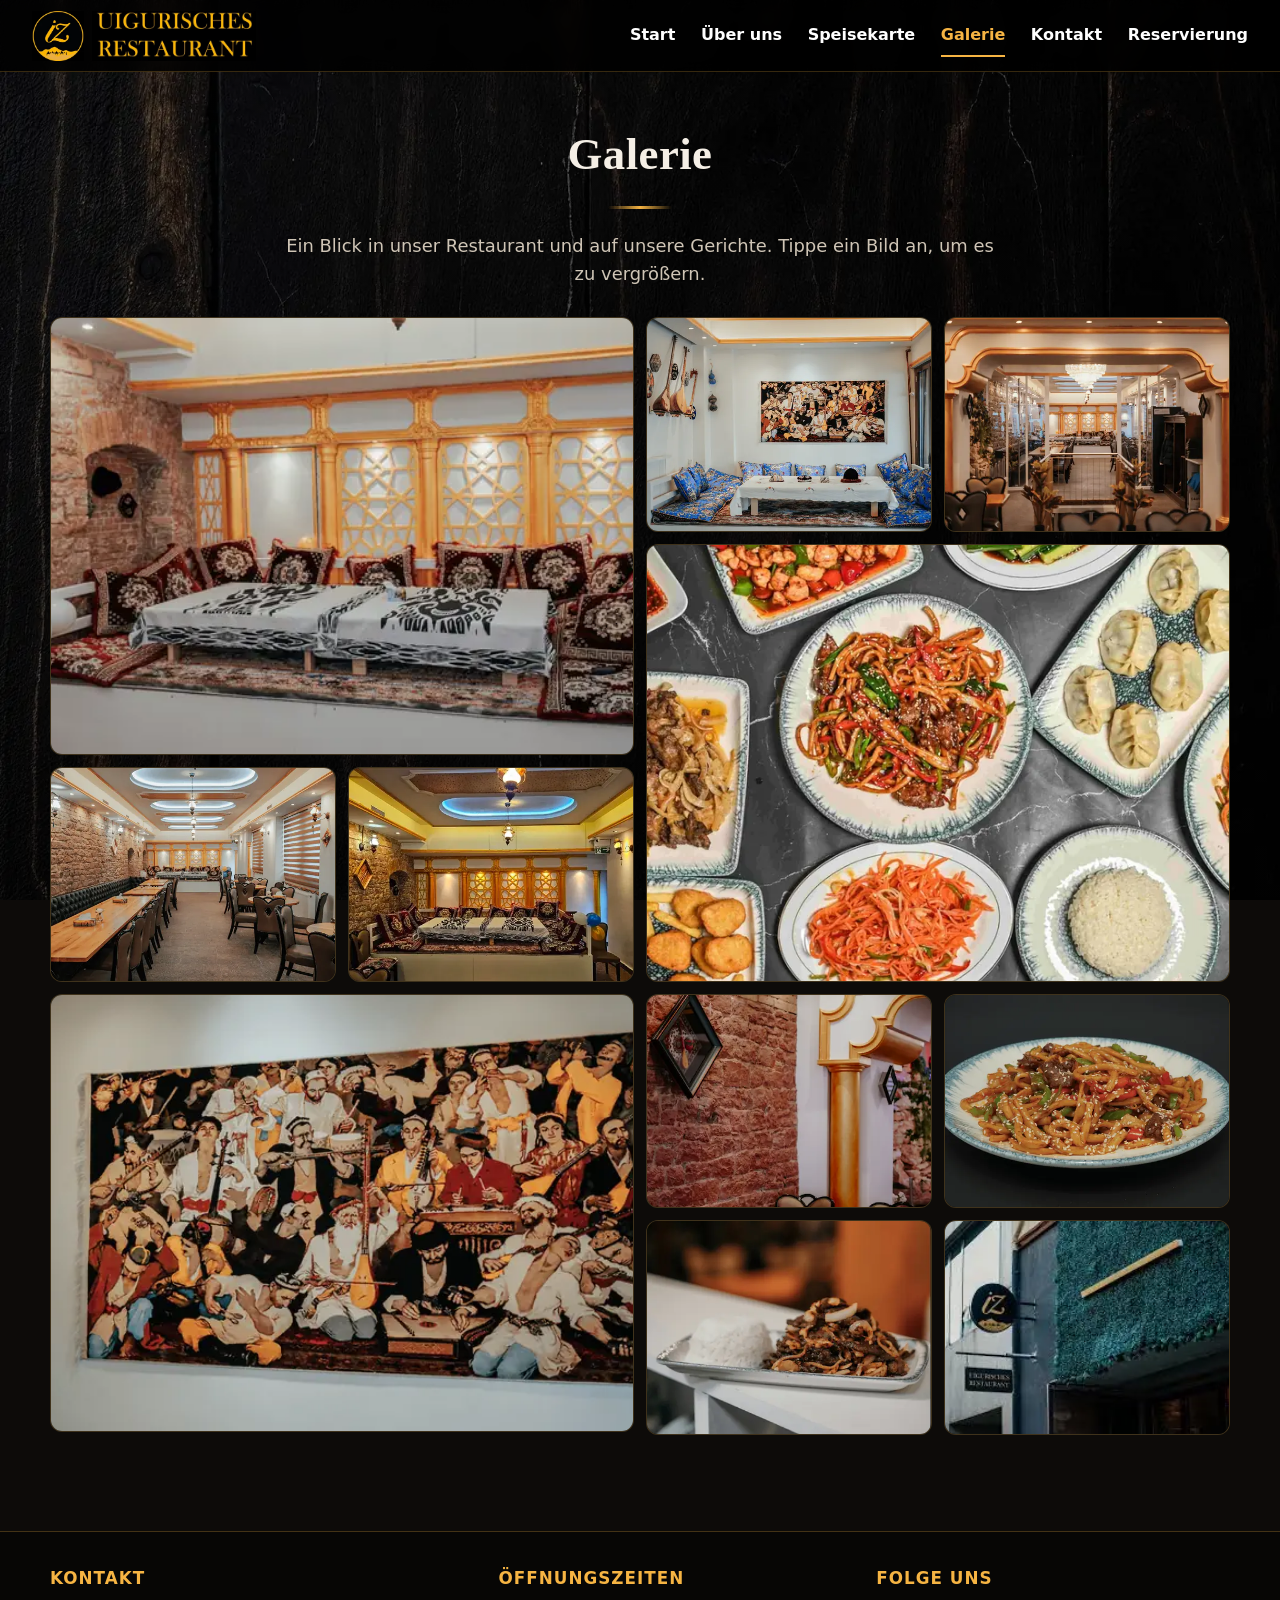
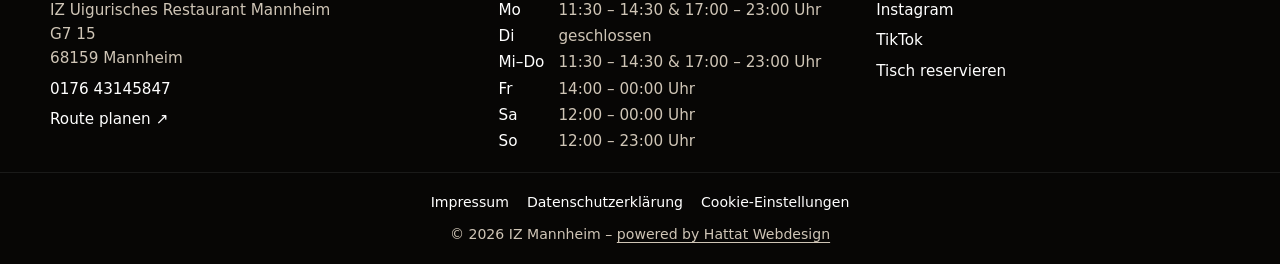
<file: gallery.html>
<!DOCTYPE html>
<html lang="de">
<head>
  <meta charset="UTF-8">
  <meta name="viewport" content="width=device-width, initial-scale=1.0, viewport-fit=cover">
  <title>Galerie – IZ Restaurant Mannheim | Ambiente &amp; Gerichte</title>
  <meta name="description" content="Bilder aus dem IZ Uigurischen Restaurant in Mannheim: traditionelles Ambiente, Sitzecken mit Teppichen und uigurische Spezialitäten.">
  <link rel="canonical" href="https://iz-mannheim.de/gallery.html">
  <meta property="og:type" content="website">
  <meta property="og:locale" content="de_DE">
  <meta property="og:site_name" content="IZ Uigurisches Restaurant Mannheim">
  <meta property="og:title" content="Galerie – IZ Restaurant Mannheim | Ambiente &amp; Gerichte">
  <meta property="og:description" content="Bilder aus dem IZ Uigurischen Restaurant in Mannheim: traditionelles Ambiente, Sitzecken mit Teppichen und uigurische Spezialitäten.">
  <meta property="og:url" content="https://iz-mannheim.de/gallery.html">
  <meta property="og:image" content="https://iz-mannheim.de/assets/images/extra/hero1.webp">
  <meta name="twitter:card" content="summary_large_image">
  <meta name="theme-color" content="#000000">
  <link rel="icon" type="image/png" sizes="48x48" href="assets/images/extra/icon-48.png">
  <link rel="apple-touch-icon" href="assets/images/extra/icon-180.png">
  <link rel="stylesheet" href="css/style.css">
  <script>document.documentElement.classList.add('js')</script>
  <script type="application/ld+json" id="ld-restaurant">{"@context": "https://schema.org", "@type": "Restaurant", "name": "IZ Uigurisches Restaurant Mannheim", "url": "https://iz-mannheim.de/", "image": "https://iz-mannheim.de/assets/images/extra/hero1.webp", "logo": "https://iz-mannheim.de/assets/images/extra/icon-180.png", "servesCuisine": ["Uigurisch", "Zentralasiatisch"], "telephone": "+4917643145847", "priceRange": "€€", "address": {"@type": "PostalAddress", "streetAddress": "G7 15", "postalCode": "68159", "addressLocality": "Mannheim", "addressCountry": "DE"}, "geo": {"@type": "GeoCoordinates", "latitude": 49.49228757, "longitude": 8.45933497}, "hasMenu": "https://iz-mannheim.de/menu.html", "acceptsReservations": "True", "sameAs": ["https://www.instagram.com/izrestaurant.ma?igsh=MWxodnRsc2JiNDZkNg==", "https://www.tiktok.com/@iz.restaurant.ma?_r=1&_t=ZG-95EG0OSbyyG"], "openingHoursSpecification": [{"@type": "OpeningHoursSpecification", "dayOfWeek": "Monday", "opens": "11:30", "closes": "14:30"}, {"@type": "OpeningHoursSpecification", "dayOfWeek": "Monday", "opens": "17:00", "closes": "23:00"}, {"@type": "OpeningHoursSpecification", "dayOfWeek": "Wednesday", "opens": "11:30", "closes": "14:30"}, {"@type": "OpeningHoursSpecification", "dayOfWeek": "Wednesday", "opens": "17:00", "closes": "23:00"}, {"@type": "OpeningHoursSpecification", "dayOfWeek": "Thursday", "opens": "11:30", "closes": "14:30"}, {"@type": "OpeningHoursSpecification", "dayOfWeek": "Thursday", "opens": "17:00", "closes": "23:00"}, {"@type": "OpeningHoursSpecification", "dayOfWeek": "Friday", "opens": "14:00", "closes": "00:00"}, {"@type": "OpeningHoursSpecification", "dayOfWeek": "Saturday", "opens": "12:00", "closes": "00:00"}, {"@type": "OpeningHoursSpecification", "dayOfWeek": "Sunday", "opens": "12:00", "closes": "23:00"}]}</script>
</head>
<body>
<a class="skip-link" href="#main">Zum Inhalt springen</a>
<div id="cookie-banner" class="cookie-banner" role="dialog" aria-label="Hinweis zur Reichweitenmessung">
  <p>Wir möchten anonym messen, wie unsere Website genutzt wird (cookielos, ohne Profile). Externe Inhalte wie Google Maps
    laden wir nur nach deiner Zustimmung. Mehr in der <a href="datenschutz.html">Datenschutzerklärung</a>.</p>
  <div class="cookie-actions">
    <button id="cookie-accept" type="button">Akzeptieren</button>
    <button id="cookie-decline" type="button">Ablehnen</button>
  </div>
</div>
<header class="navbar">
  <a class="logo" href="index.html" aria-label="IZ Uigurisches Restaurant Mannheim – Startseite">
    <img src="assets/images/extra/logo1.webp" alt="" width="52" height="50">
    <img src="assets/images/extra/logo2.webp" alt="IZ Uigurisches Restaurant" width="164" height="50">
  </a>
  <button class="hamburger" id="hamburger" type="button" aria-label="Menü" aria-expanded="false" aria-controls="nav-menu">☰</button>
  <nav aria-label="Hauptnavigation">
    <ul class="nav-menu" id="nav-menu">
      <li><a href="index.html">Start</a></li>
      <li><a href="about.html">Über uns</a></li>
      <li><a href="menu.html">Speisekarte</a></li>
      <li><a href="gallery.html" class="active" aria-current="page">Galerie</a></li>
      <li><a href="contact.html">Kontakt</a></li>
      <li><a href="reservierung.html">Reservierung</a></li>
    </ul>
  </nav>
</header>

<main id="main" class="page container">
  <h1 class="section-title">Galerie</h1>
  <p class="lead">Ein Blick in unser Restaurant und auf unsere Gerichte. Tippe ein Bild an, um es zu vergrößern.</p>
  <ul class="gallery-grid">
    <li class="wide"><img src="assets/images/extra/hero1-thumb.webp" data-full="assets/images/extra/hero1.webp" alt="Sitzecke mit Teppichen und Kissen im traditionellen Stil" loading="eager" decoding="async" width="640" height="480"></li>
    <li><img src="assets/images/extra/hero2-thumb.webp" data-full="assets/images/extra/hero2.webp" alt="Sitzbereich mit blauen Kissen, Wandbild und Musikinstrumenten" loading="eager" decoding="async" width="640" height="480"></li>
    <li><img src="assets/images/extra/gallery4-thumb.webp" data-full="assets/images/extra/gallery4.webp" alt="Goldener Torbogen mit Blick in den Gastraum" loading="lazy" decoding="async" width="640" height="480"></li>
    <li class="wide"><img src="assets/images/interior6-thumb.webp" data-full="assets/images/interior6.webp" alt="Verschiedene uigurische Gerichte auf einem Tisch, von oben fotografiert" loading="lazy" decoding="async" width="640" height="480"></li>
    <li><img src="assets/images/extra/gallery3-thumb.webp" data-full="assets/images/extra/gallery3.webp" alt="Gastraum mit Holztischen und Deckenbeleuchtung" loading="lazy" decoding="async" width="640" height="480"></li>
    <li><img src="assets/images/interior5-thumb.webp" data-full="assets/images/interior5.webp" alt="Gastraum mit Sitzecke, Steinwand und Lichtdecke" loading="lazy" decoding="async" width="640" height="480"></li>
    <li class="wide"><img src="assets/images/extra/gallery1-thumb.webp" data-full="assets/images/extra/gallery1.webp" alt="Großes Wandbild mit Musikern und Gästen" loading="lazy" decoding="async" width="640" height="480"></li>
    <li><img src="assets/images/extra/gallery2-thumb.webp" data-full="assets/images/extra/gallery2.webp" alt="Ecke mit Steinwand, Holztisch und Stühlen" loading="lazy" decoding="async" width="640" height="480"></li>
    <li><img src="assets/images/interior3-thumb.webp" data-full="assets/images/interior3.webp" alt="Teller mit Laghmen-Nudeln, Fleisch und Paprika" loading="lazy" decoding="async" width="640" height="480"></li>
    <li><img src="assets/images/extra/hero3-thumb.webp" data-full="assets/images/extra/hero3.webp" alt="Reis mit gebratenem Fleisch und Zwiebeln" loading="lazy" decoding="async" width="640" height="480"></li>
    <li><img src="assets/images/interior1-thumb.webp" data-full="assets/images/interior1.webp" alt="Eingang mit Logo-Schild des Restaurants" loading="lazy" decoding="async" width="640" height="480"></li>
  </ul>
</main>

<footer class="site-footer">
  <div class="footer-grid">
    <div>
      <h2>Kontakt</h2>
      <p data-address>IZ Uigurisches Restaurant Mannheim<br>G7 15<br>68159 Mannheim</p>
      <p><a href="tel:+4917643145847" data-phone>0176 43145847</a></p>
      <p><a href="https://www.google.com/maps/dir/?api=1&amp;destination=IZ+Uigurisches+Restaurant+Mannheim+G7+15+68159+Mannheim" target="_blank" rel="noopener noreferrer">Route planen ↗</a></p>
    </div>
    <div>
      <h2>Öffnungszeiten</h2>
      <dl class="footer-hours" id="footer-hours"><dt>Mo</dt><dd>11:30 – 14:30 &amp; 17:00 – 23:00 Uhr</dd><dt>Di</dt><dd>geschlossen</dd><dt>Mi–Do</dt><dd>11:30 – 14:30 &amp; 17:00 – 23:00 Uhr</dd><dt>Fr</dt><dd>14:00 – 00:00 Uhr</dd><dt>Sa</dt><dd>12:00 – 00:00 Uhr</dd><dt>So</dt><dd>12:00 – 23:00 Uhr</dd></dl>
    </div>
    <div>
      <h2>Folge uns</h2>
      <p><a href="https://www.instagram.com/izrestaurant.ma?igsh=MWxodnRsc2JiNDZkNg==" target="_blank" rel="noopener noreferrer">Instagram</a></p>
      <p><a href="https://www.tiktok.com/@iz.restaurant.ma?_r=1&amp;_t=ZG-95EG0OSbyyG" target="_blank" rel="noopener noreferrer">TikTok</a></p>
      <p><a href="reservierung.html">Tisch reservieren</a></p>
    </div>
  </div>
  <div class="footer-bottom">
    <nav class="footer-nav" aria-label="Rechtliches">
      <a href="impressum.html">Impressum</a>
      <a href="datenschutz.html">Datenschutzerklärung</a>
      <button type="button" class="linklike" data-open-consent>Cookie-Einstellungen</button>
    </nav>
    <p class="footer-copyright">&copy; 2026 IZ Mannheim – <a href="https://www.instagram.com/hattat_web" rel="noopener">powered by Hattat Webdesign</a></p>
  </div>
</footer>

<div class="mobile-cta" aria-label="Schnellzugriff">
  <a href="tel:+4917643145847" data-phone-only class="mc-call"><svg viewBox="0 0 24 24" aria-hidden="true"><path d="M5 4h4l2 5-2.5 1.5a11 11 0 0 0 5 5L15 13l5 2v4a2 2 0 0 1-2 2A16 16 0 0 1 3 6a2 2 0 0 1 2-2" fill="none" stroke="currentColor" stroke-width="2" stroke-linejoin="round"/></svg>Anrufen</a>
  <a href="reservierung.html" class="mc-res"><svg viewBox="0 0 24 24" aria-hidden="true"><rect x="3" y="5" width="18" height="16" rx="2" fill="none" stroke="currentColor" stroke-width="2"/><path d="M3 10h18M8 3v4M16 3v4" fill="none" stroke="currentColor" stroke-width="2" stroke-linecap="round"/></svg>Tisch reservieren</a>
</div>
<script src="js/site.js" defer></script>
</body>
</html>
</file>
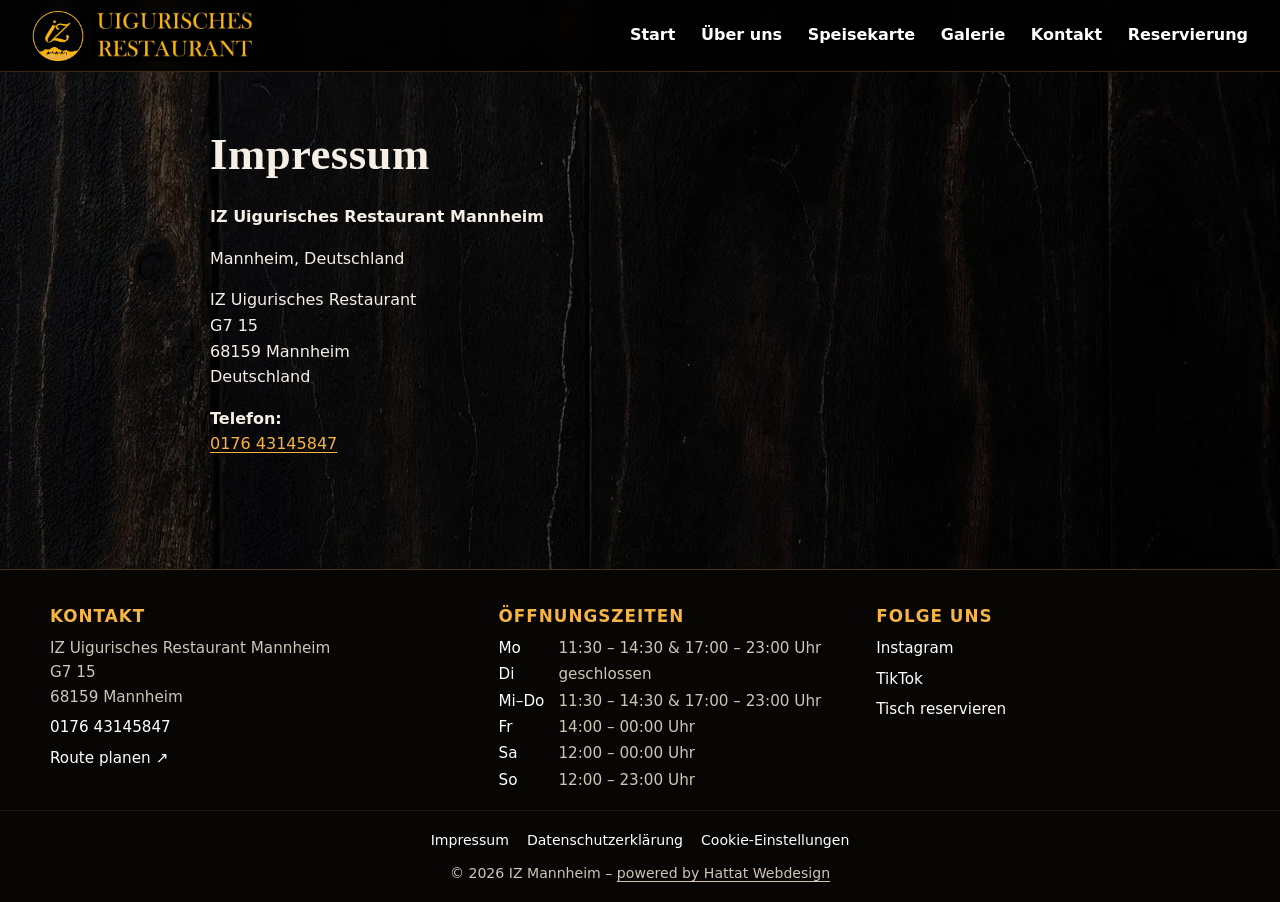
<file: impressum.html>
<!DOCTYPE html>
<html lang="de">
<head>
  <meta charset="UTF-8">
  <meta name="viewport" content="width=device-width, initial-scale=1.0, viewport-fit=cover">
  <title>Impressum – IZ Uigurisches Restaurant Mannheim</title>
  <meta name="description" content="Impressum des IZ Uigurischen Restaurants Mannheim.">
  <link rel="canonical" href="https://iz-mannheim.de/impressum.html">
  <meta property="og:type" content="website">
  <meta property="og:locale" content="de_DE">
  <meta property="og:site_name" content="IZ Uigurisches Restaurant Mannheim">
  <meta property="og:title" content="Impressum – IZ Uigurisches Restaurant Mannheim">
  <meta property="og:description" content="Impressum des IZ Uigurischen Restaurants Mannheim.">
  <meta property="og:url" content="https://iz-mannheim.de/impressum.html">
  <meta property="og:image" content="https://iz-mannheim.de/assets/images/extra/hero1.webp">
  <meta name="twitter:card" content="summary_large_image">
  <meta name="theme-color" content="#000000">
  <link rel="icon" type="image/png" sizes="48x48" href="assets/images/extra/icon-48.png">
  <link rel="apple-touch-icon" href="assets/images/extra/icon-180.png">
  <link rel="stylesheet" href="css/style.css">
  <script>document.documentElement.classList.add('js')</script>
  <script type="application/ld+json" id="ld-restaurant">{"@context": "https://schema.org", "@type": "Restaurant", "name": "IZ Uigurisches Restaurant Mannheim", "url": "https://iz-mannheim.de/", "image": "https://iz-mannheim.de/assets/images/extra/hero1.webp", "logo": "https://iz-mannheim.de/assets/images/extra/icon-180.png", "servesCuisine": ["Uigurisch", "Zentralasiatisch"], "telephone": "+4917643145847", "priceRange": "€€", "address": {"@type": "PostalAddress", "streetAddress": "G7 15", "postalCode": "68159", "addressLocality": "Mannheim", "addressCountry": "DE"}, "geo": {"@type": "GeoCoordinates", "latitude": 49.49228757, "longitude": 8.45933497}, "hasMenu": "https://iz-mannheim.de/menu.html", "acceptsReservations": "True", "sameAs": ["https://www.instagram.com/izrestaurant.ma?igsh=MWxodnRsc2JiNDZkNg==", "https://www.tiktok.com/@iz.restaurant.ma?_r=1&_t=ZG-95EG0OSbyyG"], "openingHoursSpecification": [{"@type": "OpeningHoursSpecification", "dayOfWeek": "Monday", "opens": "11:30", "closes": "14:30"}, {"@type": "OpeningHoursSpecification", "dayOfWeek": "Monday", "opens": "17:00", "closes": "23:00"}, {"@type": "OpeningHoursSpecification", "dayOfWeek": "Wednesday", "opens": "11:30", "closes": "14:30"}, {"@type": "OpeningHoursSpecification", "dayOfWeek": "Wednesday", "opens": "17:00", "closes": "23:00"}, {"@type": "OpeningHoursSpecification", "dayOfWeek": "Thursday", "opens": "11:30", "closes": "14:30"}, {"@type": "OpeningHoursSpecification", "dayOfWeek": "Thursday", "opens": "17:00", "closes": "23:00"}, {"@type": "OpeningHoursSpecification", "dayOfWeek": "Friday", "opens": "14:00", "closes": "00:00"}, {"@type": "OpeningHoursSpecification", "dayOfWeek": "Saturday", "opens": "12:00", "closes": "00:00"}, {"@type": "OpeningHoursSpecification", "dayOfWeek": "Sunday", "opens": "12:00", "closes": "23:00"}]}</script>
</head>
<body>
<a class="skip-link" href="#main">Zum Inhalt springen</a>
<div id="cookie-banner" class="cookie-banner" role="dialog" aria-label="Hinweis zur Reichweitenmessung">
  <p>Wir möchten anonym messen, wie unsere Website genutzt wird (cookielos, ohne Profile). Externe Inhalte wie Google Maps
    laden wir nur nach deiner Zustimmung. Mehr in der <a href="datenschutz.html">Datenschutzerklärung</a>.</p>
  <div class="cookie-actions">
    <button id="cookie-accept" type="button">Akzeptieren</button>
    <button id="cookie-decline" type="button">Ablehnen</button>
  </div>
</div>
<header class="navbar">
  <a class="logo" href="index.html" aria-label="IZ Uigurisches Restaurant Mannheim – Startseite">
    <img src="assets/images/extra/logo1.webp" alt="" width="52" height="50">
    <img src="assets/images/extra/logo2.webp" alt="IZ Uigurisches Restaurant" width="164" height="50">
  </a>
  <button class="hamburger" id="hamburger" type="button" aria-label="Menü" aria-expanded="false" aria-controls="nav-menu">☰</button>
  <nav aria-label="Hauptnavigation">
    <ul class="nav-menu" id="nav-menu">
      <li><a href="index.html">Start</a></li>
      <li><a href="about.html">Über uns</a></li>
      <li><a href="menu.html">Speisekarte</a></li>
      <li><a href="gallery.html">Galerie</a></li>
      <li><a href="contact.html">Kontakt</a></li>
      <li><a href="reservierung.html">Reservierung</a></li>
    </ul>
  </nav>
</header>

<main id="main" class="page container legal">
<h1>Impressum</h1>

  <p><strong>IZ Uigurisches Restaurant Mannheim</strong></p>
  <p>Mannheim, Deutschland</p>
  <p>
        IZ Uigurisches Restaurant<br>
        G7 15<br>
        68159 Mannheim<br>
        Deutschland
      </p>

  <p>
          <strong>Telefon:</strong><br>
          <a href="tel:+4917643145847">0176 43145847</a>
      </p>
</main>

<footer class="site-footer">
  <div class="footer-grid">
    <div>
      <h2>Kontakt</h2>
      <p data-address>IZ Uigurisches Restaurant Mannheim<br>G7 15<br>68159 Mannheim</p>
      <p><a href="tel:+4917643145847" data-phone>0176 43145847</a></p>
      <p><a href="https://www.google.com/maps/dir/?api=1&amp;destination=IZ+Uigurisches+Restaurant+Mannheim+G7+15+68159+Mannheim" target="_blank" rel="noopener noreferrer">Route planen ↗</a></p>
    </div>
    <div>
      <h2>Öffnungszeiten</h2>
      <dl class="footer-hours" id="footer-hours"><dt>Mo</dt><dd>11:30 – 14:30 &amp; 17:00 – 23:00 Uhr</dd><dt>Di</dt><dd>geschlossen</dd><dt>Mi–Do</dt><dd>11:30 – 14:30 &amp; 17:00 – 23:00 Uhr</dd><dt>Fr</dt><dd>14:00 – 00:00 Uhr</dd><dt>Sa</dt><dd>12:00 – 00:00 Uhr</dd><dt>So</dt><dd>12:00 – 23:00 Uhr</dd></dl>
    </div>
    <div>
      <h2>Folge uns</h2>
      <p><a href="https://www.instagram.com/izrestaurant.ma?igsh=MWxodnRsc2JiNDZkNg==" target="_blank" rel="noopener noreferrer">Instagram</a></p>
      <p><a href="https://www.tiktok.com/@iz.restaurant.ma?_r=1&amp;_t=ZG-95EG0OSbyyG" target="_blank" rel="noopener noreferrer">TikTok</a></p>
      <p><a href="reservierung.html">Tisch reservieren</a></p>
    </div>
  </div>
  <div class="footer-bottom">
    <nav class="footer-nav" aria-label="Rechtliches">
      <a href="impressum.html">Impressum</a>
      <a href="datenschutz.html">Datenschutzerklärung</a>
      <button type="button" class="linklike" data-open-consent>Cookie-Einstellungen</button>
    </nav>
    <p class="footer-copyright">&copy; 2026 IZ Mannheim – <a href="https://www.instagram.com/hattat_web" rel="noopener">powered by Hattat Webdesign</a></p>
  </div>
</footer>

<div class="mobile-cta" aria-label="Schnellzugriff">
  <a href="tel:+4917643145847" data-phone-only class="mc-call"><svg viewBox="0 0 24 24" aria-hidden="true"><path d="M5 4h4l2 5-2.5 1.5a11 11 0 0 0 5 5L15 13l5 2v4a2 2 0 0 1-2 2A16 16 0 0 1 3 6a2 2 0 0 1 2-2" fill="none" stroke="currentColor" stroke-width="2" stroke-linejoin="round"/></svg>Anrufen</a>
  <a href="reservierung.html" class="mc-res"><svg viewBox="0 0 24 24" aria-hidden="true"><rect x="3" y="5" width="18" height="16" rx="2" fill="none" stroke="currentColor" stroke-width="2"/><path d="M3 10h18M8 3v4M16 3v4" fill="none" stroke="currentColor" stroke-width="2" stroke-linecap="round"/></svg>Tisch reservieren</a>
</div>
<script src="js/site.js" defer></script>
</body>
</html>
</file>
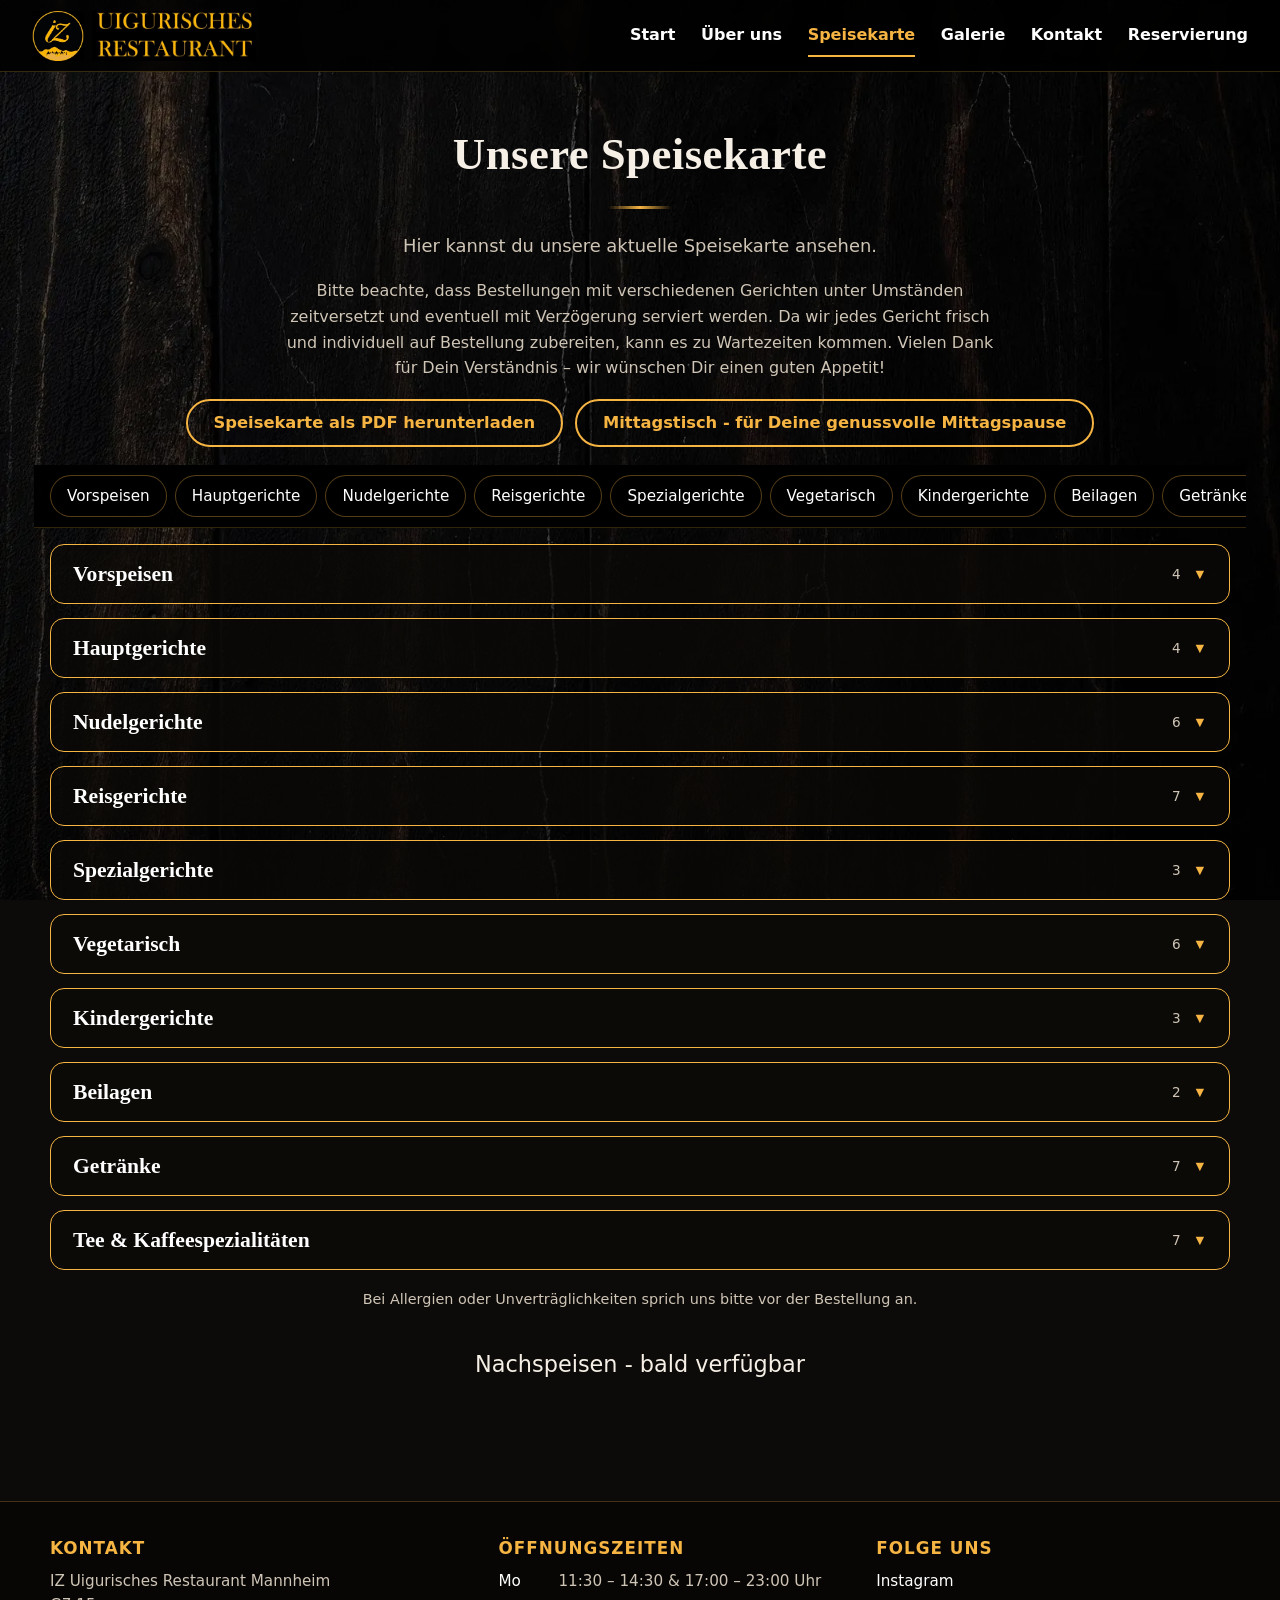
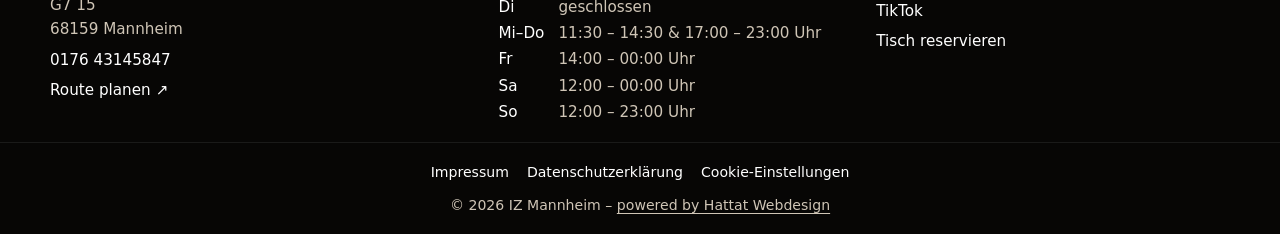
<file: menu.html>
<!DOCTYPE html>
<html lang="de">
<head>
  <meta charset="UTF-8">
  <meta name="viewport" content="width=device-width, initial-scale=1.0, viewport-fit=cover">
  <title>Speisekarte – IZ Uigurisches Restaurant Mannheim | Laghmen, Manta, Polo</title>
  <meta name="description" content="Speisekarte des IZ Restaurants Mannheim: Laghmen, Manta, Polo, Reis- und Spezialgerichte, Vegetarisches und Getränke – mit Preisen und Allergenen.">
  <link rel="canonical" href="https://iz-mannheim.de/menu.html">
  <meta property="og:type" content="website">
  <meta property="og:locale" content="de_DE">
  <meta property="og:site_name" content="IZ Uigurisches Restaurant Mannheim">
  <meta property="og:title" content="Speisekarte – IZ Uigurisches Restaurant Mannheim | Laghmen, Manta, Polo">
  <meta property="og:description" content="Speisekarte des IZ Restaurants Mannheim: Laghmen, Manta, Polo, Reis- und Spezialgerichte, Vegetarisches und Getränke – mit Preisen und Allergenen.">
  <meta property="og:url" content="https://iz-mannheim.de/menu.html">
  <meta property="og:image" content="https://iz-mannheim.de/assets/images/extra/hero1.webp">
  <meta name="twitter:card" content="summary_large_image">
  <meta name="theme-color" content="#000000">
  <link rel="icon" type="image/png" sizes="48x48" href="assets/images/extra/icon-48.png">
  <link rel="apple-touch-icon" href="assets/images/extra/icon-180.png">
  <script type="application/ld+json" id="ld-menu">{"@context": "https://schema.org", "@type": "Menu", "name": "Speisekarte IZ Uigurisches Restaurant Mannheim", "inLanguage": "de", "hasMenuSection": [{"@type": "MenuSection", "name": "Vorspeisen", "hasMenuItem": [{"@type": "MenuItem", "name": "Uigur Salat", "description": "Karotten, Glasnudeln, Paprika und Knoblauch", "offers": {"@type": "Offer", "price": "6.99", "priceCurrency": "EUR"}}, {"@type": "MenuItem", "name": "Chili-Erdnuss-Hähnchen", "description": "Hähnchenbrust, Erdnüsse, Koriander und Chilisauce", "offers": {"@type": "Offer", "price": "11.99", "priceCurrency": "EUR"}}, {"@type": "MenuItem", "name": "Terhemek", "description": "Gurke, Sesam und spezielle Sauce", "offers": {"@type": "Offer", "price": "5.99", "priceCurrency": "EUR"}}, {"@type": "MenuItem", "name": "Chili-Rindscheiben", "description": "Rindfleisch mit spezieller Sauce", "offers": {"@type": "Offer", "price": "13.99", "priceCurrency": "EUR"}}]}, {"@type": "MenuSection", "name": "Hauptgerichte", "hasMenuItem": [{"@type": "MenuItem", "name": "Manta", "description": "Gefüllte Teigtaschen mit Rindfleisch, Gewürzen, Chilisauce und Essig", "offers": {"@type": "Offer", "price": "14.99", "priceCurrency": "EUR"}}, {"@type": "MenuItem", "name": "Uigur Polo", "description": "Rindfleisch, Karotten, Kichererbsen, Rosinen und Reis - Nur am Fr,Sa und So", "offers": {"@type": "Offer", "price": "14.90", "priceCurrency": "EUR"}}, {"@type": "MenuItem", "name": "Göschnan", "description": "Gefüllte Teigtaschen mit Rindfleisch und Gewürzen", "offers": {"@type": "Offer", "price": "14.90", "priceCurrency": "EUR"}}, {"@type": "MenuItem", "name": "Uigur Ramen", "description": "Rinderknochensuppe mit Rindscheiben, Gewürzen, Chiliöl und Nudeln - Werktags ab 17:00 Uhr", "offers": {"@type": "Offer", "price": "12.90", "priceCurrency": "EUR"}}]}, {"@type": "MenuSection", "name": "Nudelgerichte", "hasMenuItem": [{"@type": "MenuItem", "name": "Korulghan Laghmen", "description": "Speziell zubereitetes Rindfleisch, gebratene Nudeln, grüne und rote Paprika und Frühlingszwiebeln.", "offers": {"@type": "Offer", "price": "14.99", "priceCurrency": "EUR"}}, {"@type": "MenuItem", "name": "Iz Spezial Laghmen", "description": "Extra Rindfleisch, Nudeln, schwarze Pilze, Chinakohl, spezielle Gewürze und Paprika", "offers": {"@type": "Offer", "price": "15.99", "priceCurrency": "EUR"}}, {"@type": "MenuItem", "name": "Guyru Laghmen", "description": "Rindfleisch, Nudeln, Chinakohl, schwarze Pilze und Paprika", "offers": {"@type": "Offer", "price": "14.99", "priceCurrency": "EUR"}}, {"@type": "MenuItem", "name": "Kıyma Laghmen", "description": "Rindfleisch, Nudeln, Chinakohl und in Stücke geschnittenes Gemüse", "offers": {"@type": "Offer", "price": "14.99", "priceCurrency": "EUR"}}, {"@type": "MenuItem", "name": "Marjan-kormasi", "description": "Rindfleisch, gekochte und in Stücke geschnittene Nudeln, Chinakohl, rote und grüne Paprika.", "offers": {"@type": "Offer", "price": "14.99", "priceCurrency": "EUR"}}, {"@type": "MenuItem", "name": "Tochu Laghmen", "description": "Hähnchenfleisch, Nudeln, Chinakohl und Paprika", "offers": {"@type": "Offer", "price": "13.99", "priceCurrency": "EUR"}}]}, {"@type": "MenuSection", "name": "Reisgerichte", "hasMenuItem": [{"@type": "MenuItem", "name": "Uigur Kazan Kawap Beilage: Reis", "description": "Gebratenes Rindfleisch mit Zwiebeln und Gewürzen - Beilage Reis", "offers": {"@type": "Offer", "price": "22.90", "priceCurrency": "EUR"}}, {"@type": "MenuItem", "name": "Yis Purcak Kormasi Beilage: Reis", "description": "Rindfleisch mit Bohnen, Chili und Knoblauch - Beilage: Reis", "offers": {"@type": "Offer", "price": "19.99", "priceCurrency": "EUR"}}, {"@type": "MenuItem", "name": "Pidigen Gösch Kormasi Beilage: Reis", "description": "Auberginen mit Rindfleisch und Paprika - Beilage: Reis", "offers": {"@type": "Offer", "price": "19.99", "priceCurrency": "EUR"}}, {"@type": "MenuItem", "name": "Iz Alahide Kormasi Beilage: Reis", "description": "Rindfleisch, Zwiebeln, rote und grüne Paprika.- Beilage: Reis", "offers": {"@type": "Offer", "price": "22.50", "priceCurrency": "EUR"}}, {"@type": "MenuItem", "name": "Mor Kormasi Beilage: Reis", "description": "Rindfleisch, schwarze Pilze, rote und grüne Paprika. - Beilage: Reis", "offers": {"@type": "Offer", "price": "19.99", "priceCurrency": "EUR"}}, {"@type": "MenuItem", "name": "Tochu Meghiz Kormasi Beilage: Reis", "description": "Hähnchenfleisch (ohne Knochen), Erdnüsse, rote und grüne Paprika. - Beilage: Reis", "offers": {"@type": "Offer", "price": "15.99", "priceCurrency": "EUR"}}, {"@type": "MenuItem", "name": "Koy Korga Beilage: Reis", "description": "Lammkeule und Lammrippen, Zwiebeln, spezielle Gewürze, rote und grüne Paprika. - Beilage: Reis"}]}, {"@type": "MenuSection", "name": "Spezialgerichte", "hasMenuItem": [{"@type": "MenuItem", "name": "Kurghak Tochu Kormasi für 2-3 Personen - Beilage: Reis", "description": "Frittierte Hähnchenschenkel /(Hähnchenbrust möglich) mit Chili, grüne und rote / Mittelscharf (für 2–3 Personen) - Zu Stoßzeiten dauert es 40-50 Minuten", "offers": {"@type": "Offer", "price": "34.99", "priceCurrency": "EUR"}}, {"@type": "MenuItem", "name": "Accik Tochu Kormasi für 2-3 Personen", "description": "Hähnchen(mit Knochen)/Hähnchenbrust möglich mit Chili (sehr scharf), Gewürzen und Nudeln (für 2–3 Personen) - Zu Stoßzeiten dauert es 40–50 Minuten", "offers": {"@type": "Offer", "price": "34.99", "priceCurrency": "EUR"}}, {"@type": "MenuItem", "name": "Tochu Kordak", "description": "Hähnchengericht(mit Knochen) mit Gewürzen und Gemüse, Chili (etwas scharf) - Zu Stoßzeiten dauert es 40–50 Minuten"}]}, {"@type": "MenuSection", "name": "Vegetarisch", "hasMenuItem": [{"@type": "MenuItem", "name": "Güro-Laghmen", "description": "Gekochte Nudeln, Chinakohl, schwarze Pilze, rote und grüne Paprika", "offers": {"@type": "Offer", "price": "13.99", "priceCurrency": "EUR"}}, {"@type": "MenuItem", "name": "Vegetarisches Korulghan Laghmen", "description": "Gebratene Nudeln mit Paprika und Frühlingszwiebeln", "offers": {"@type": "Offer", "price": "13.99", "priceCurrency": "EUR"}}, {"@type": "MenuItem", "name": "Accik Tofu - Beilage: Reis", "description": "Tofu mit Chili (mittelscharf) und spezieller Sauce", "offers": {"@type": "Offer", "price": "15.99", "priceCurrency": "EUR"}}, {"@type": "MenuItem", "name": "Tofu Kormasi Beilage: Reis", "description": "Gebratener Tofu mit Gemüse", "offers": {"@type": "Offer", "price": "15.99", "priceCurrency": "EUR"}}, {"@type": "MenuItem", "name": "Yis Purcak Kormasi Beilage: Reis", "description": "Bohnen und getrocknete Paprika", "offers": {"@type": "Offer", "price": "15.99", "priceCurrency": "EUR"}}, {"@type": "MenuItem", "name": "Pidigen Kormasi Beilage: Reis", "description": "Auberginen, grüne und rote Paprika", "offers": {"@type": "Offer", "price": "15.99", "priceCurrency": "EUR"}}]}, {"@type": "MenuSection", "name": "Kindergerichte", "hasMenuItem": [{"@type": "MenuItem", "name": "Pommes", "offers": {"@type": "Offer", "price": "5.00", "priceCurrency": "EUR"}}, {"@type": "MenuItem", "name": "Nuggets", "offers": {"@type": "Offer", "price": "7.00", "priceCurrency": "EUR"}}, {"@type": "MenuItem", "name": "Pommes & Nuggets", "offers": {"@type": "Offer", "price": "9.99", "priceCurrency": "EUR"}}]}, {"@type": "MenuSection", "name": "Beilagen", "hasMenuItem": [{"@type": "MenuItem", "name": "Reis", "offers": {"@type": "Offer", "price": "3.00", "priceCurrency": "EUR"}}, {"@type": "MenuItem", "name": "Nudeln", "offers": {"@type": "Offer", "price": "3.00", "priceCurrency": "EUR"}}]}, {"@type": "MenuSection", "name": "Getränke", "hasMenuItem": [{"@type": "MenuItem", "name": "Fritz Sorten", "description": "Sorten: Kola Original, Super-Zero, Orange, Mischmasch, Apfelschorle", "offers": {"@type": "Offer", "price": "3.50", "priceCurrency": "EUR"}}, {"@type": "MenuItem", "name": "Elephant Bay - Sorten", "description": "Peach, Pomegranate, Blueberry, Exotic, Lemon", "offers": {"@type": "Offer", "price": "3.50", "priceCurrency": "EUR"}}, {"@type": "MenuItem", "name": "Ayran", "offers": {"@type": "Offer", "price": "3.00", "priceCurrency": "EUR"}}, {"@type": "MenuItem", "name": "Teinacher Wasser Naturell (0,33L)", "offers": {"@type": "Offer", "price": "3.00", "priceCurrency": "EUR"}}, {"@type": "MenuItem", "name": "Teinacher Wasser Naturell (0,75L)", "offers": {"@type": "Offer", "price": "5.00", "priceCurrency": "EUR"}}, {"@type": "MenuItem", "name": "Teinacher Wasser Classic (0,33L)", "offers": {"@type": "Offer", "price": "3.00", "priceCurrency": "EUR"}}, {"@type": "MenuItem", "name": "Teinacher Wasser Classic (0,75L)", "offers": {"@type": "Offer", "price": "5.00", "priceCurrency": "EUR"}}]}, {"@type": "MenuSection", "name": "Tee & Kaffeespezialitäten", "hasMenuItem": [{"@type": "MenuItem", "name": "Uigur Tee (Kanne)", "offers": {"@type": "Offer", "price": "5.90", "priceCurrency": "EUR"}}, {"@type": "MenuItem", "name": "Cappuccino", "offers": {"@type": "Offer", "price": "3.50", "priceCurrency": "EUR"}}, {"@type": "MenuItem", "name": "Espresso", "offers": {"@type": "Offer", "price": "2.20", "priceCurrency": "EUR"}}, {"@type": "MenuItem", "name": "Double Espresso", "offers": {"@type": "Offer", "price": "3.20", "priceCurrency": "EUR"}}, {"@type": "MenuItem", "name": "Americano", "offers": {"@type": "Offer", "price": "2.90", "priceCurrency": "EUR"}}, {"@type": "MenuItem", "name": "Caffè Latte", "offers": {"@type": "Offer", "price": "3.80", "priceCurrency": "EUR"}}, {"@type": "MenuItem", "name": "Latte Macchiato", "offers": {"@type": "Offer", "price": "3.90", "priceCurrency": "EUR"}}]}]}</script>
  <link rel="stylesheet" href="css/style.css">
  <script>document.documentElement.classList.add('js')</script>
  <script type="application/ld+json" id="ld-restaurant">{"@context": "https://schema.org", "@type": "Restaurant", "name": "IZ Uigurisches Restaurant Mannheim", "url": "https://iz-mannheim.de/", "image": "https://iz-mannheim.de/assets/images/extra/hero1.webp", "logo": "https://iz-mannheim.de/assets/images/extra/icon-180.png", "servesCuisine": ["Uigurisch", "Zentralasiatisch"], "telephone": "+4917643145847", "priceRange": "€€", "address": {"@type": "PostalAddress", "streetAddress": "G7 15", "postalCode": "68159", "addressLocality": "Mannheim", "addressCountry": "DE"}, "geo": {"@type": "GeoCoordinates", "latitude": 49.49228757, "longitude": 8.45933497}, "hasMenu": "https://iz-mannheim.de/menu.html", "acceptsReservations": "True", "sameAs": ["https://www.instagram.com/izrestaurant.ma?igsh=MWxodnRsc2JiNDZkNg==", "https://www.tiktok.com/@iz.restaurant.ma?_r=1&_t=ZG-95EG0OSbyyG"], "openingHoursSpecification": [{"@type": "OpeningHoursSpecification", "dayOfWeek": "Monday", "opens": "11:30", "closes": "14:30"}, {"@type": "OpeningHoursSpecification", "dayOfWeek": "Monday", "opens": "17:00", "closes": "23:00"}, {"@type": "OpeningHoursSpecification", "dayOfWeek": "Wednesday", "opens": "11:30", "closes": "14:30"}, {"@type": "OpeningHoursSpecification", "dayOfWeek": "Wednesday", "opens": "17:00", "closes": "23:00"}, {"@type": "OpeningHoursSpecification", "dayOfWeek": "Thursday", "opens": "11:30", "closes": "14:30"}, {"@type": "OpeningHoursSpecification", "dayOfWeek": "Thursday", "opens": "17:00", "closes": "23:00"}, {"@type": "OpeningHoursSpecification", "dayOfWeek": "Friday", "opens": "14:00", "closes": "00:00"}, {"@type": "OpeningHoursSpecification", "dayOfWeek": "Saturday", "opens": "12:00", "closes": "00:00"}, {"@type": "OpeningHoursSpecification", "dayOfWeek": "Sunday", "opens": "12:00", "closes": "23:00"}]}</script>
</head>
<body>
<a class="skip-link" href="#main">Zum Inhalt springen</a>
<div id="cookie-banner" class="cookie-banner" role="dialog" aria-label="Hinweis zur Reichweitenmessung">
  <p>Wir möchten anonym messen, wie unsere Website genutzt wird (cookielos, ohne Profile). Externe Inhalte wie Google Maps
    laden wir nur nach deiner Zustimmung. Mehr in der <a href="datenschutz.html">Datenschutzerklärung</a>.</p>
  <div class="cookie-actions">
    <button id="cookie-accept" type="button">Akzeptieren</button>
    <button id="cookie-decline" type="button">Ablehnen</button>
  </div>
</div>
<header class="navbar">
  <a class="logo" href="index.html" aria-label="IZ Uigurisches Restaurant Mannheim – Startseite">
    <img src="assets/images/extra/logo1.webp" alt="" width="52" height="50">
    <img src="assets/images/extra/logo2.webp" alt="IZ Uigurisches Restaurant" width="164" height="50">
  </a>
  <button class="hamburger" id="hamburger" type="button" aria-label="Menü" aria-expanded="false" aria-controls="nav-menu">☰</button>
  <nav aria-label="Hauptnavigation">
    <ul class="nav-menu" id="nav-menu">
      <li><a href="index.html">Start</a></li>
      <li><a href="about.html">Über uns</a></li>
      <li><a href="menu.html" class="active" aria-current="page">Speisekarte</a></li>
      <li><a href="gallery.html">Galerie</a></li>
      <li><a href="contact.html">Kontakt</a></li>
      <li><a href="reservierung.html">Reservierung</a></li>
    </ul>
  </nav>
</header>

<main id="main" class="page container">
  <h1 class="section-title" data-text="menuPage.title">Unsere Speisekarte</h1>
  <p class="lead" data-text="menuPage.subtitle">Hier kannst du unsere aktuelle Speisekarte ansehen.</p>
  <p class="menu-intro" data-text="menuPage.text">Bitte beachte, dass Bestellungen mit verschiedenen Gerichten unter Umständen zeitversetzt und eventuell mit Verzögerung serviert werden. Da wir jedes Gericht frisch und individuell auf Bestellung zubereiten, kann es zu Wartezeiten kommen. Vielen Dank für Dein Verständnis – wir wünschen Dir einen guten Appetit!</p>
  <div class="btn-row">
    <a id="menu-pdf-link" href="assets/menu.pdf" class="btn-outline" download data-text="menuPage.pdfLabel">Speisekarte als PDF herunterladen</a>
    <a id="lunch-pdf-link" href="assets/mittag_menu.pdf" class="btn-outline" download data-text="menuPage.lunchLabel">Mittagstisch - für Deine genussvolle Mittagspause</a>
  </div>
  <div id="menu" class="menu-root"><nav class="menu-chips" aria-label="Kategorien"><a href="#cat-vorspeisen" data-cat="vorspeisen">Vorspeisen</a><a href="#cat-hauptgerichte" data-cat="hauptgerichte">Hauptgerichte</a><a href="#cat-nudelgerichte" data-cat="nudelgerichte">Nudelgerichte</a><a href="#cat-reisgerichte" data-cat="reisgerichte">Reisgerichte</a><a href="#cat-spezialgerichte" data-cat="spezialgerichte">Spezialgerichte</a><a href="#cat-vegetarisch" data-cat="vegetarisch">Vegetarisch</a><a href="#cat-kindergerichte" data-cat="kindergerichte">Kindergerichte</a><a href="#cat-beilagen" data-cat="beilagen">Beilagen</a><a href="#cat-getraenke" data-cat="getraenke">Getränke</a><a href="#cat-kaffespezialiten" data-cat="kaffespezialiten">Tee &amp; Kaffeespezialitäten</a></nav><section class="accordion-section" id="cat-vorspeisen"><h2 class="accordion-heading"><button class="accordion-toggle" type="button" aria-expanded="false" aria-controls="panel-vorspeisen"><span>Vorspeisen</span><span class="count">4</span><span class="accordion-icon" aria-hidden="true">&#9660;</span></button></h2><div class="accordion-body" id="panel-vorspeisen" role="region" aria-label="Vorspeisen"><div class="menu-grid"><div class="menu-item" role="button" tabindex="0" aria-pressed="false" aria-label="Uigur Salat, 6,99 €. Für Details aktivieren."><div class="menu-flip-inner"><div class="menu-flip-front"><div class="menu-image-wrapper"><img loading="lazy" decoding="async" src="assets/yemekler/1.webp" alt="Uigur Salat" width="640" height="480"></div><h3>1. Uigur Salat</h3><p class="price">6,99 €</p><p class="hint">Tippen für Details</p></div><div class="menu-flip-back"><div class="menu-back-scroll"><h3>Uigur Salat</h3><p>Karotten, Glasnudeln, Paprika und Knoblauch</p><p class="price">6,99 €</p></div></div></div></div><div class="menu-item" role="button" tabindex="0" aria-pressed="false" aria-label="Chili-Erdnuss-Hähnchen, 11,99 €. Für Details aktivieren."><div class="menu-flip-inner"><div class="menu-flip-front"><div class="menu-image-wrapper"><img loading="lazy" decoding="async" src="assets/yemekler/2.webp" alt="Chili-Erdnuss-Hähnchen" width="640" height="480"></div><h3>2. Chili-Erdnuss-Hähnchen</h3><p class="price">11,99 €</p><p class="hint">Tippen für Details</p></div><div class="menu-flip-back"><div class="menu-back-scroll"><h3>Chili-Erdnuss-Hähnchen</h3><p>Hähnchenbrust, Erdnüsse, Koriander und Chilisauce</p><p class="allergens"><strong>Enthält:</strong> Erdnüsse</p><p class="price">11,99 €</p></div></div></div></div><div class="menu-item" role="button" tabindex="0" aria-pressed="false" aria-label="Terhemek, 5,99 €. Für Details aktivieren."><div class="menu-flip-inner"><div class="menu-flip-front"><div class="menu-image-wrapper"><img loading="lazy" decoding="async" src="assets/yemekler/3.webp" alt="Terhemek" width="640" height="480"></div><h3>3. Terhemek</h3><p class="price">5,99 €</p><p class="hint">Tippen für Details</p></div><div class="menu-flip-back"><div class="menu-back-scroll"><h3>Terhemek</h3><p>Gurke, Sesam und spezielle Sauce</p><p class="allergens"><strong>Enthält:</strong> Sesam</p><p class="price">5,99 €</p></div></div></div></div><div class="menu-item" role="button" tabindex="0" aria-pressed="false" aria-label="Chili-Rindscheiben, 13,99 €. Für Details aktivieren."><div class="menu-flip-inner"><div class="menu-flip-front"><div class="menu-image-wrapper"><img loading="lazy" decoding="async" src="assets/yemekler/4.webp" alt="Chili-Rindscheiben" width="640" height="480"></div><h3>4. Chili-Rindscheiben</h3><p class="price">13,99 €</p><p class="hint">Tippen für Details</p></div><div class="menu-flip-back"><div class="menu-back-scroll"><h3>Chili-Rindscheiben</h3><p>Rindfleisch mit spezieller Sauce</p><p class="price">13,99 €</p></div></div></div></div></div></div></section><section class="accordion-section" id="cat-hauptgerichte"><h2 class="accordion-heading"><button class="accordion-toggle" type="button" aria-expanded="false" aria-controls="panel-hauptgerichte"><span>Hauptgerichte</span><span class="count">4</span><span class="accordion-icon" aria-hidden="true">&#9660;</span></button></h2><div class="accordion-body" id="panel-hauptgerichte" role="region" aria-label="Hauptgerichte"><div class="menu-grid"><div class="menu-item" role="button" tabindex="0" aria-pressed="false" aria-label="Manta, 14,99 €. Für Details aktivieren."><div class="menu-flip-inner"><div class="menu-flip-front"><div class="menu-image-wrapper"><img loading="lazy" decoding="async" src="assets/yemekler/20.webp" alt="Manta" width="640" height="480"></div><h3>20. Manta</h3><p class="price">14,99 €</p><p class="hint">Tippen für Details</p></div><div class="menu-flip-back"><div class="menu-back-scroll"><h3>Manta</h3><p>Gefüllte Teigtaschen mit Rindfleisch, Gewürzen, Chilisauce und Essig</p><p class="allergens"><strong>Enthält:</strong> Gluten</p><p class="price">14,99 €</p></div></div></div></div><div class="menu-item" role="button" tabindex="0" aria-pressed="false" aria-label="Uigur Polo, 14,90 €. Für Details aktivieren."><div class="menu-flip-inner"><div class="menu-flip-front"><div class="menu-image-wrapper"><img loading="lazy" decoding="async" src="assets/yemekler/22.webp" alt="Uigur Polo" width="640" height="480"></div><h3>22. Uigur Polo</h3><p class="price">14,90 €</p><p class="hint">Tippen für Details</p></div><div class="menu-flip-back"><div class="menu-back-scroll"><h3>Uigur Polo</h3><p>Rindfleisch, Karotten, Kichererbsen, Rosinen und Reis - Nur am Fr,Sa und So</p><p class="price">14,90 €</p></div></div></div></div><div class="menu-item" role="button" tabindex="0" aria-pressed="false" aria-label="Göschnan, 14,90 €. Für Details aktivieren."><div class="menu-flip-inner"><div class="menu-flip-front"><div class="menu-image-wrapper"><img loading="lazy" decoding="async" src="assets/yemekler/23.webp" alt="Göschnan" width="640" height="480"></div><h3>23. Göschnan</h3><p class="price">14,90 €</p><p class="hint">Tippen für Details</p></div><div class="menu-flip-back"><div class="menu-back-scroll"><h3>Göschnan</h3><p>Gefüllte Teigtaschen mit Rindfleisch und Gewürzen</p><p class="allergens"><strong>Enthält:</strong> Gluten</p><p class="price">14,90 €</p></div></div></div></div><div class="menu-item" role="button" tabindex="0" aria-pressed="false" aria-label="Uigur Ramen, 12,90 €. Für Details aktivieren."><div class="menu-flip-inner"><div class="menu-flip-front"><div class="menu-image-wrapper"><img loading="lazy" decoding="async" src="assets/yemekler/25.webp" alt="Uigur Ramen" width="640" height="480"></div><h3>25. Uigur Ramen</h3><p class="price">12,90 €</p><p class="hint">Tippen für Details</p></div><div class="menu-flip-back"><div class="menu-back-scroll"><h3>Uigur Ramen</h3><p>Rinderknochensuppe mit Rindscheiben, Gewürzen, Chiliöl und Nudeln - Werktags ab 17:00 Uhr</p><p class="allergens"><strong>Enthält:</strong> Gluten</p><p class="price">12,90 €</p></div></div></div></div></div></div></section><section class="accordion-section" id="cat-nudelgerichte"><h2 class="accordion-heading"><button class="accordion-toggle" type="button" aria-expanded="false" aria-controls="panel-nudelgerichte"><span>Nudelgerichte</span><span class="count">6</span><span class="accordion-icon" aria-hidden="true">&#9660;</span></button></h2><div class="accordion-body" id="panel-nudelgerichte" role="region" aria-label="Nudelgerichte"><div class="menu-grid"><div class="menu-item" role="button" tabindex="0" aria-pressed="false" aria-label="Korulghan Laghmen, 14,99 €. Für Details aktivieren."><div class="menu-flip-inner"><div class="menu-flip-front"><span class="badge">Unsere Empfehlung</span><div class="menu-image-wrapper"><img loading="lazy" decoding="async" src="assets/yemekler/33.webp" alt="Korulghan Laghmen" width="640" height="480"></div><h3>33. Korulghan Laghmen</h3><p class="price">14,99 €</p><p class="hint">Tippen für Details</p></div><div class="menu-flip-back"><div class="menu-back-scroll"><h3>Korulghan Laghmen</h3><p>Speziell zubereitetes Rindfleisch, gebratene Nudeln, grüne und rote Paprika und Frühlingszwiebeln.</p><p class="allergens"><strong>Enthält:</strong> Gluten</p><p class="price">14,99 €</p></div></div></div></div><div class="menu-item" role="button" tabindex="0" aria-pressed="false" aria-label="Iz Spezial Laghmen, 15,99 €. Für Details aktivieren."><div class="menu-flip-inner"><div class="menu-flip-front"><div class="menu-image-wrapper"><img loading="lazy" decoding="async" src="assets/yemekler/30.webp" alt="Iz Spezial Laghmen" width="640" height="480"></div><h3>30. Iz Spezial Laghmen</h3><p class="price">15,99 €</p><p class="hint">Tippen für Details</p></div><div class="menu-flip-back"><div class="menu-back-scroll"><h3>Iz Spezial Laghmen</h3><p>Extra Rindfleisch, Nudeln, schwarze Pilze, Chinakohl, spezielle Gewürze und Paprika</p><p class="allergens"><strong>Enthält:</strong> Gluten</p><p class="price">15,99 €</p></div></div></div></div><div class="menu-item" role="button" tabindex="0" aria-pressed="false" aria-label="Guyru Laghmen, 14,99 €. Für Details aktivieren."><div class="menu-flip-inner"><div class="menu-flip-front"><div class="menu-image-wrapper"><img loading="lazy" decoding="async" src="assets/yemekler/31.webp" alt="Guyru Laghmen" width="640" height="480"></div><h3>31. Guyru Laghmen</h3><p class="price">14,99 €</p><p class="hint">Tippen für Details</p></div><div class="menu-flip-back"><div class="menu-back-scroll"><h3>Guyru Laghmen</h3><p>Rindfleisch, Nudeln, Chinakohl, schwarze Pilze und Paprika</p><p class="allergens"><strong>Enthält:</strong> Gluten</p><p class="price">14,99 €</p></div></div></div></div><div class="menu-item" role="button" tabindex="0" aria-pressed="false" aria-label="Kıyma Laghmen, 14,99 €. Für Details aktivieren."><div class="menu-flip-inner"><div class="menu-flip-front"><div class="menu-image-wrapper"><img loading="lazy" decoding="async" src="assets/yemekler/32.webp" alt="Kıyma Laghmen" width="640" height="480"></div><h3>32. Kıyma Laghmen</h3><p class="price">14,99 €</p><p class="hint">Tippen für Details</p></div><div class="menu-flip-back"><div class="menu-back-scroll"><h3>Kıyma Laghmen</h3><p>Rindfleisch, Nudeln, Chinakohl und in Stücke geschnittenes Gemüse</p><p class="allergens"><strong>Enthält:</strong> Gluten</p><p class="price">14,99 €</p></div></div></div></div><div class="menu-item" role="button" tabindex="0" aria-pressed="false" aria-label="Marjan-kormasi, 14,99 €. Für Details aktivieren."><div class="menu-flip-inner"><div class="menu-flip-front"><div class="menu-image-wrapper"><img loading="lazy" decoding="async" src="assets/yemekler/34.webp" alt="Marjan-kormasi" width="640" height="480"></div><h3>34. Marjan-kormasi</h3><p class="price">14,99 €</p><p class="hint">Tippen für Details</p></div><div class="menu-flip-back"><div class="menu-back-scroll"><h3>Marjan-kormasi</h3><p>Rindfleisch, gekochte und in Stücke geschnittene Nudeln, Chinakohl, rote und grüne Paprika.</p><p class="allergens"><strong>Enthält:</strong> Gluten</p><p class="price">14,99 €</p></div></div></div></div><div class="menu-item" role="button" tabindex="0" aria-pressed="false" aria-label="Tochu Laghmen, 13,99 €. Für Details aktivieren."><div class="menu-flip-inner"><div class="menu-flip-front"><div class="menu-image-wrapper"><img loading="lazy" decoding="async" src="assets/yemekler/35.webp" alt="Tochu Laghmen" width="640" height="480"></div><h3>35. Tochu Laghmen</h3><p class="price">13,99 €</p><p class="hint">Tippen für Details</p></div><div class="menu-flip-back"><div class="menu-back-scroll"><h3>Tochu Laghmen</h3><p>Hähnchenfleisch, Nudeln, Chinakohl und Paprika</p><p class="allergens"><strong>Enthält:</strong> Gluten</p><p class="price">13,99 €</p></div></div></div></div></div></div></section><section class="accordion-section" id="cat-reisgerichte"><h2 class="accordion-heading"><button class="accordion-toggle" type="button" aria-expanded="false" aria-controls="panel-reisgerichte"><span>Reisgerichte</span><span class="count">7</span><span class="accordion-icon" aria-hidden="true">&#9660;</span></button></h2><div class="accordion-body" id="panel-reisgerichte" role="region" aria-label="Reisgerichte"><div class="menu-grid"><div class="menu-item" role="button" tabindex="0" aria-pressed="false" aria-label="Uigur Kazan Kawap Beilage: Reis, 22,90 €. Für Details aktivieren."><div class="menu-flip-inner"><div class="menu-flip-front"><span class="badge">Unsere Empfehlung</span><div class="menu-image-wrapper"><img loading="lazy" decoding="async" src="assets/yemekler/37.webp" alt="Uigur Kazan Kawap Beilage: Reis" width="640" height="480"></div><h3>37. Uigur Kazan Kawap Beilage: Reis</h3><p class="price">22,90 €</p><p class="hint">Tippen für Details</p></div><div class="menu-flip-back"><div class="menu-back-scroll"><h3>Uigur Kazan Kawap Beilage: Reis</h3><p>Gebratenes Rindfleisch mit Zwiebeln und Gewürzen - Beilage Reis</p><p class="price">22,90 €</p></div></div></div></div><div class="menu-item" role="button" tabindex="0" aria-pressed="false" aria-label="Yis Purcak Kormasi Beilage: Reis, 19,99 €. Für Details aktivieren."><div class="menu-flip-inner"><div class="menu-flip-front"><div class="menu-image-wrapper"><img loading="lazy" decoding="async" src="assets/yemekler/26.webp" alt="Yis Purcak Kormasi Beilage: Reis" width="640" height="480"></div><h3>26. Yis Purcak Kormasi Beilage: Reis</h3><p class="price">19,99 €</p><p class="hint">Tippen für Details</p></div><div class="menu-flip-back"><div class="menu-back-scroll"><h3>Yis Purcak Kormasi Beilage: Reis</h3><p>Rindfleisch mit Bohnen, Chili und Knoblauch - Beilage: Reis</p><p class="price">19,99 €</p></div></div></div></div><div class="menu-item" role="button" tabindex="0" aria-pressed="false" aria-label="Pidigen Gösch Kormasi Beilage: Reis, 19,99 €. Für Details aktivieren."><div class="menu-flip-inner"><div class="menu-flip-front"><div class="menu-image-wrapper"><img loading="lazy" decoding="async" src="assets/yemekler/27.webp" alt="Pidigen Gösch Kormasi Beilage: Reis" width="640" height="480"></div><h3>27. Pidigen Gösch Kormasi Beilage: Reis</h3><p class="price">19,99 €</p><p class="hint">Tippen für Details</p></div><div class="menu-flip-back"><div class="menu-back-scroll"><h3>Pidigen Gösch Kormasi Beilage: Reis</h3><p>Auberginen mit Rindfleisch und Paprika - Beilage: Reis</p><p class="price">19,99 €</p></div></div></div></div><div class="menu-item" role="button" tabindex="0" aria-pressed="false" aria-label="Iz Alahide Kormasi Beilage: Reis, 22,50 €. Für Details aktivieren."><div class="menu-flip-inner"><div class="menu-flip-front"><div class="menu-image-wrapper"><img loading="lazy" decoding="async" src="assets/yemekler/36.webp" alt="Iz Alahide Kormasi Beilage: Reis" width="640" height="480"></div><h3>36. Iz Alahide Kormasi Beilage: Reis</h3><p class="price">22,50 €</p><p class="hint">Tippen für Details</p></div><div class="menu-flip-back"><div class="menu-back-scroll"><h3>Iz Alahide Kormasi Beilage: Reis</h3><p>Rindfleisch, Zwiebeln, rote und grüne Paprika.- Beilage: Reis</p><p class="price">22,50 €</p></div></div></div></div><div class="menu-item" role="button" tabindex="0" aria-pressed="false" aria-label="Mor Kormasi Beilage: Reis, 19,99 €. Für Details aktivieren."><div class="menu-flip-inner"><div class="menu-flip-front"><div class="menu-image-wrapper"><img loading="lazy" decoding="async" src="assets/yemekler/39.webp" alt="Mor Kormasi Beilage: Reis" width="640" height="480"></div><h3>39. Mor Kormasi Beilage: Reis</h3><p class="price">19,99 €</p><p class="hint">Tippen für Details</p></div><div class="menu-flip-back"><div class="menu-back-scroll"><h3>Mor Kormasi Beilage: Reis</h3><p>Rindfleisch, schwarze Pilze, rote und grüne Paprika. - Beilage: Reis</p><p class="price">19,99 €</p></div></div></div></div><div class="menu-item" role="button" tabindex="0" aria-pressed="false" aria-label="Tochu Meghiz Kormasi Beilage: Reis, 15,99 €. Für Details aktivieren."><div class="menu-flip-inner"><div class="menu-flip-front"><div class="menu-image-wrapper"><img loading="lazy" decoding="async" src="assets/yemekler/40.webp" alt="Tochu Meghiz Kormasi Beilage: Reis" width="640" height="480"></div><h3>40. Tochu Meghiz Kormasi Beilage: Reis</h3><p class="price">15,99 €</p><p class="hint">Tippen für Details</p></div><div class="menu-flip-back"><div class="menu-back-scroll"><h3>Tochu Meghiz Kormasi Beilage: Reis</h3><p>Hähnchenfleisch (ohne Knochen), Erdnüsse, rote und grüne Paprika. - Beilage: Reis</p><p class="price">15,99 €</p></div></div></div></div><div class="menu-item" role="button" tabindex="0" aria-pressed="false" aria-label="Koy Korga Beilage: Reis, 1 P. 22,50 € 2-3P. 36,99 €. Für Details aktivieren."><div class="menu-flip-inner"><div class="menu-flip-front"><div class="menu-image-wrapper"><img loading="lazy" decoding="async" src="assets/yemekler/45.webp" alt="Koy Korga Beilage: Reis" width="640" height="480"></div><h3>45. Koy Korga Beilage: Reis</h3><p class="price">1 P. 22,50 € 2-3P. 36,99 €</p><p class="hint">Tippen für Details</p></div><div class="menu-flip-back"><div class="menu-back-scroll"><h3>Koy Korga Beilage: Reis</h3><p>Lammkeule und Lammrippen, Zwiebeln, spezielle Gewürze, rote und grüne Paprika. - Beilage: Reis</p><p class="price">1 P. 22,50 € 2-3P. 36,99 €</p></div></div></div></div></div></div></section><section class="accordion-section" id="cat-spezialgerichte"><h2 class="accordion-heading"><button class="accordion-toggle" type="button" aria-expanded="false" aria-controls="panel-spezialgerichte"><span>Spezialgerichte</span><span class="count">3</span><span class="accordion-icon" aria-hidden="true">&#9660;</span></button></h2><div class="accordion-body" id="panel-spezialgerichte" role="region" aria-label="Spezialgerichte"><div class="menu-grid"><div class="menu-item" role="button" tabindex="0" aria-pressed="false" aria-label="Kurghak Tochu Kormasi für 2-3 Personen - Beilage: Reis, 34,99 €. Für Details aktivieren."><div class="menu-flip-inner"><div class="menu-flip-front"><div class="menu-image-wrapper"><img loading="lazy" decoding="async" src="assets/yemekler/42.webp" alt="Kurghak Tochu Kormasi für 2-3 Personen - Beilage: Reis" width="640" height="480"></div><h3>42. Kurghak Tochu Kormasi für 2-3 Personen - Beilage: Reis</h3><p class="price">34,99 €</p><p class="hint">Tippen für Details</p></div><div class="menu-flip-back"><div class="menu-back-scroll"><h3>Kurghak Tochu Kormasi für 2-3 Personen - Beilage: Reis</h3><p>Frittierte Hähnchenschenkel /(Hähnchenbrust möglich) mit Chili, grüne und rote / Mittelscharf (für 2–3 Personen) - Zu Stoßzeiten dauert es 40-50 Minuten</p><p class="price">34,99 €</p></div></div></div></div><div class="menu-item" role="button" tabindex="0" aria-pressed="false" aria-label="Accik Tochu Kormasi für 2-3 Personen, 34,99 €. Für Details aktivieren."><div class="menu-flip-inner"><div class="menu-flip-front"><div class="menu-image-wrapper"><img loading="lazy" decoding="async" src="assets/yemekler/43.webp" alt="Accik Tochu Kormasi für 2-3 Personen" width="640" height="480"></div><h3>43. Accik Tochu Kormasi für 2-3 Personen</h3><p class="price">34,99 €</p><p class="hint">Tippen für Details</p></div><div class="menu-flip-back"><div class="menu-back-scroll"><h3>Accik Tochu Kormasi für 2-3 Personen</h3><p>Hähnchen(mit Knochen)/Hähnchenbrust möglich mit Chili (sehr scharf), Gewürzen und Nudeln (für 2–3 Personen) - Zu Stoßzeiten dauert es 40–50 Minuten</p><p class="price">34,99 €</p></div></div></div></div><div class="menu-item" role="button" tabindex="0" aria-pressed="false" aria-label="Tochu Kordak, 1P. 13,99 € 2-3P. 34,99 €. Für Details aktivieren."><div class="menu-flip-inner"><div class="menu-flip-front"><div class="menu-image-wrapper"><img loading="lazy" decoding="async" src="assets/yemekler/44.webp" alt="Tochu Kordak" width="640" height="480"></div><h3>44. Tochu Kordak</h3><p class="price">1P. 13,99 € 2-3P. 34,99 €</p><p class="hint">Tippen für Details</p></div><div class="menu-flip-back"><div class="menu-back-scroll"><h3>Tochu Kordak</h3><p>Hähnchengericht(mit Knochen) mit Gewürzen und Gemüse, Chili (etwas scharf) - Zu Stoßzeiten dauert es 40–50 Minuten</p><p class="price">1P. 13,99 € 2-3P. 34,99 €</p></div></div></div></div></div></div></section><section class="accordion-section" id="cat-vegetarisch"><h2 class="accordion-heading"><button class="accordion-toggle" type="button" aria-expanded="false" aria-controls="panel-vegetarisch"><span>Vegetarisch</span><span class="count">6</span><span class="accordion-icon" aria-hidden="true">&#9660;</span></button></h2><div class="accordion-body" id="panel-vegetarisch" role="region" aria-label="Vegetarisch"><div class="menu-grid"><div class="menu-item" role="button" tabindex="0" aria-pressed="false" aria-label="Güro-Laghmen, 13,99 €. Für Details aktivieren."><div class="menu-flip-inner"><div class="menu-flip-front"><div class="menu-image-wrapper"><img loading="lazy" decoding="async" src="assets/yemekler/60.webp" alt="Güro-Laghmen" width="640" height="480"></div><h3>60. Güro-Laghmen</h3><p class="price">13,99 €</p><p class="hint">Tippen für Details</p></div><div class="menu-flip-back"><div class="menu-back-scroll"><h3>Güro-Laghmen</h3><p>Gekochte Nudeln, Chinakohl, schwarze Pilze, rote und grüne Paprika</p><p class="allergens"><strong>Enthält:</strong> Gluten</p><p class="price">13,99 €</p></div></div></div></div><div class="menu-item" role="button" tabindex="0" aria-pressed="false" aria-label="Vegetarisches Korulghan Laghmen, 13,99 €. Für Details aktivieren."><div class="menu-flip-inner"><div class="menu-flip-front"><span class="badge">Unsere Empfehlung</span><div class="menu-image-wrapper"><img loading="lazy" decoding="async" src="assets/yemekler/61.webp" alt="Vegetarisches Korulghan Laghmen" width="640" height="480"></div><h3>61. Vegetarisches Korulghan Laghmen</h3><p class="price">13,99 €</p><p class="hint">Tippen für Details</p></div><div class="menu-flip-back"><div class="menu-back-scroll"><h3>Vegetarisches Korulghan Laghmen</h3><p>Gebratene Nudeln mit Paprika und Frühlingszwiebeln</p><p class="allergens"><strong>Enthält:</strong> Gluten</p><p class="price">13,99 €</p></div></div></div></div><div class="menu-item" role="button" tabindex="0" aria-pressed="false" aria-label="Accik Tofu - Beilage: Reis, 15,99 €. Für Details aktivieren."><div class="menu-flip-inner"><div class="menu-flip-front"><div class="menu-image-wrapper"><img loading="lazy" decoding="async" src="assets/yemekler/62.webp" alt="Accik Tofu - Beilage: Reis" width="640" height="480"></div><h3>62. Accik Tofu - Beilage: Reis</h3><p class="price">15,99 €</p><p class="hint">Tippen für Details</p></div><div class="menu-flip-back"><div class="menu-back-scroll"><h3>Accik Tofu - Beilage: Reis</h3><p>Tofu mit Chili (mittelscharf) und spezieller Sauce</p><p class="allergens"><strong>Enthält:</strong> Soja</p><p class="price">15,99 €</p></div></div></div></div><div class="menu-item" role="button" tabindex="0" aria-pressed="false" aria-label="Tofu Kormasi Beilage: Reis, 15,99 €. Für Details aktivieren."><div class="menu-flip-inner"><div class="menu-flip-front"><div class="menu-image-wrapper"><img loading="lazy" decoding="async" src="assets/yemekler/63.webp" alt="Tofu Kormasi Beilage: Reis" width="640" height="480"></div><h3>63. Tofu Kormasi Beilage: Reis</h3><p class="price">15,99 €</p><p class="hint">Tippen für Details</p></div><div class="menu-flip-back"><div class="menu-back-scroll"><h3>Tofu Kormasi Beilage: Reis</h3><p>Gebratener Tofu mit Gemüse</p><p class="allergens"><strong>Enthält:</strong> Soja</p><p class="price">15,99 €</p></div></div></div></div><div class="menu-item" role="button" tabindex="0" aria-pressed="false" aria-label="Yis Purcak Kormasi Beilage: Reis, 15,99 €. Für Details aktivieren."><div class="menu-flip-inner"><div class="menu-flip-front"><div class="menu-image-wrapper"><img loading="lazy" decoding="async" src="assets/yemekler/64.webp" alt="Yis Purcak Kormasi Beilage: Reis" width="640" height="480"></div><h3>64. Yis Purcak Kormasi Beilage: Reis</h3><p class="price">15,99 €</p><p class="hint">Tippen für Details</p></div><div class="menu-flip-back"><div class="menu-back-scroll"><h3>Yis Purcak Kormasi Beilage: Reis</h3><p>Bohnen und getrocknete Paprika</p><p class="price">15,99 €</p></div></div></div></div><div class="menu-item" role="button" tabindex="0" aria-pressed="false" aria-label="Pidigen Kormasi Beilage: Reis, 15,99 €. Für Details aktivieren."><div class="menu-flip-inner"><div class="menu-flip-front"><div class="menu-image-wrapper"><img loading="lazy" decoding="async" src="assets/yemekler/65.webp" alt="Pidigen Kormasi Beilage: Reis" width="640" height="480"></div><h3>65. Pidigen Kormasi Beilage: Reis</h3><p class="price">15,99 €</p><p class="hint">Tippen für Details</p></div><div class="menu-flip-back"><div class="menu-back-scroll"><h3>Pidigen Kormasi Beilage: Reis</h3><p>Auberginen, grüne und rote Paprika</p><p class="price">15,99 €</p></div></div></div></div></div></div></section><section class="accordion-section" id="cat-kindergerichte"><h2 class="accordion-heading"><button class="accordion-toggle" type="button" aria-expanded="false" aria-controls="panel-kindergerichte"><span>Kindergerichte</span><span class="count">3</span><span class="accordion-icon" aria-hidden="true">&#9660;</span></button></h2><div class="accordion-body" id="panel-kindergerichte" role="region" aria-label="Kindergerichte"><div class="menu-grid"><div class="menu-item" role="button" tabindex="0" aria-pressed="false" aria-label="Pommes, 5,00 €. Für Details aktivieren."><div class="menu-flip-inner"><div class="menu-flip-front"><div class="menu-image-wrapper"><img loading="lazy" decoding="async" src="assets/yemekler/70.webp" alt="Pommes" width="640" height="480"></div><h3>70. Pommes</h3><p class="price">5,00 €</p><p class="hint">Tippen für Details</p></div><div class="menu-flip-back"><div class="menu-back-scroll"><h3>Pommes</h3><p class="muted">Keine weitere Beschreibung.</p><p class="price">5,00 €</p></div></div></div></div><div class="menu-item" role="button" tabindex="0" aria-pressed="false" aria-label="Nuggets, 7,00 €. Für Details aktivieren."><div class="menu-flip-inner"><div class="menu-flip-front"><div class="menu-image-wrapper"><img loading="lazy" decoding="async" src="assets/yemekler/71.webp" alt="Nuggets" width="640" height="480"></div><h3>71. Nuggets</h3><p class="price">7,00 €</p><p class="hint">Tippen für Details</p></div><div class="menu-flip-back"><div class="menu-back-scroll"><h3>Nuggets</h3><p class="muted">Keine weitere Beschreibung.</p><p class="allergens"><strong>Enthält:</strong> Gluten</p><p class="price">7,00 €</p></div></div></div></div><div class="menu-item" role="button" tabindex="0" aria-pressed="false" aria-label="Pommes &amp; Nuggets, 9,99 €. Für Details aktivieren."><div class="menu-flip-inner"><div class="menu-flip-front"><div class="menu-image-wrapper"><img loading="lazy" decoding="async" src="assets/yemekler/72.webp" alt="Pommes &amp; Nuggets" width="640" height="480"></div><h3>72. Pommes &amp; Nuggets</h3><p class="price">9,99 €</p><p class="hint">Tippen für Details</p></div><div class="menu-flip-back"><div class="menu-back-scroll"><h3>Pommes &amp; Nuggets</h3><p class="muted">Keine weitere Beschreibung.</p><p class="allergens"><strong>Enthält:</strong> Gluten</p><p class="price">9,99 €</p></div></div></div></div></div></div></section><section class="accordion-section" id="cat-beilagen"><h2 class="accordion-heading"><button class="accordion-toggle" type="button" aria-expanded="false" aria-controls="panel-beilagen"><span>Beilagen</span><span class="count">2</span><span class="accordion-icon" aria-hidden="true">&#9660;</span></button></h2><div class="accordion-body" id="panel-beilagen" role="region" aria-label="Beilagen"><div class="menu-grid"><div class="menu-item" role="button" tabindex="0" aria-pressed="false" aria-label="Reis, 3,00 €. Für Details aktivieren."><div class="menu-flip-inner"><div class="menu-flip-front"><div class="menu-image-wrapper"><img loading="lazy" decoding="async" src="assets/yemekler/6.webp" alt="Reis" width="640" height="480"></div><h3>6. Reis</h3><p class="price">3,00 €</p><p class="hint">Tippen für Details</p></div><div class="menu-flip-back"><div class="menu-back-scroll"><h3>Reis</h3><p class="muted">Keine weitere Beschreibung.</p><p class="price">3,00 €</p></div></div></div></div><div class="menu-item" role="button" tabindex="0" aria-pressed="false" aria-label="Nudeln, 3,00 €. Für Details aktivieren."><div class="menu-flip-inner"><div class="menu-flip-front"><div class="menu-image-wrapper"><img loading="lazy" decoding="async" src="assets/yemekler/7.webp" alt="Nudeln" width="640" height="480"></div><h3>7. Nudeln</h3><p class="price">3,00 €</p><p class="hint">Tippen für Details</p></div><div class="menu-flip-back"><div class="menu-back-scroll"><h3>Nudeln</h3><p class="muted">Keine weitere Beschreibung.</p><p class="allergens"><strong>Enthält:</strong> Gluten</p><p class="price">3,00 €</p></div></div></div></div></div></div></section><section class="accordion-section" id="cat-getraenke"><h2 class="accordion-heading"><button class="accordion-toggle" type="button" aria-expanded="false" aria-controls="panel-getraenke"><span>Getränke</span><span class="count">7</span><span class="accordion-icon" aria-hidden="true">&#9660;</span></button></h2><div class="accordion-body" id="panel-getraenke" role="region" aria-label="Getränke"><div class="menu-grid"><div class="menu-item" role="button" tabindex="0" aria-pressed="false" aria-label="Fritz Sorten, 3,50 €. Für Details aktivieren."><div class="menu-flip-inner"><div class="menu-flip-front"><div class="menu-image-wrapper"><img loading="lazy" decoding="async" src="assets/yemekler/80.webp" alt="Fritz Sorten" width="640" height="480"></div><h3>80. Fritz Sorten</h3><p class="price">3,50 €</p><p class="hint">Tippen für Details</p></div><div class="menu-flip-back"><div class="menu-back-scroll"><h3>Fritz Sorten</h3><p>Sorten: Kola Original, Super-Zero, Orange, Mischmasch, Apfelschorle</p><p class="price">3,50 €</p></div></div></div></div><div class="menu-item" role="button" tabindex="0" aria-pressed="false" aria-label="Elephant Bay - Sorten, 3,50 €. Für Details aktivieren."><div class="menu-flip-inner"><div class="menu-flip-front"><div class="menu-image-wrapper"><img loading="lazy" decoding="async" src="assets/yemekler/81.webp" alt="Elephant Bay - Sorten" width="640" height="480"></div><h3>81. Elephant Bay - Sorten</h3><p class="price">3,50 €</p><p class="hint">Tippen für Details</p></div><div class="menu-flip-back"><div class="menu-back-scroll"><h3>Elephant Bay - Sorten</h3><p>Peach, Pomegranate, Blueberry, Exotic, Lemon</p><p class="price">3,50 €</p></div></div></div></div><div class="menu-item" role="button" tabindex="0" aria-pressed="false" aria-label="Ayran, 3,00 €. Für Details aktivieren."><div class="menu-flip-inner"><div class="menu-flip-front"><div class="menu-image-wrapper"><img loading="lazy" decoding="async" src="assets/yemekler/82.webp" alt="Ayran" width="640" height="480"></div><h3>82. Ayran</h3><p class="price">3,00 €</p><p class="hint">Tippen für Details</p></div><div class="menu-flip-back"><div class="menu-back-scroll"><h3>Ayran</h3><p class="muted">Keine weitere Beschreibung.</p><p class="allergens"><strong>Enthält:</strong> Milch</p><p class="price">3,00 €</p></div></div></div></div><div class="menu-item" role="button" tabindex="0" aria-pressed="false" aria-label="Teinacher Wasser Naturell (0,33L), 3,00 €. Für Details aktivieren."><div class="menu-flip-inner"><div class="menu-flip-front"><div class="menu-image-wrapper"><img loading="lazy" decoding="async" src="assets/yemekler/91.webp" alt="Teinacher Wasser Naturell (0,33L)" width="640" height="480"></div><h3>91. Teinacher Wasser Naturell (0,33L)</h3><p class="price">3,00 €</p><p class="hint">Tippen für Details</p></div><div class="menu-flip-back"><div class="menu-back-scroll"><h3>Teinacher Wasser Naturell (0,33L)</h3><p class="muted">Keine weitere Beschreibung.</p><p class="price">3,00 €</p></div></div></div></div><div class="menu-item" role="button" tabindex="0" aria-pressed="false" aria-label="Teinacher Wasser Naturell (0,75L), 5,00 €. Für Details aktivieren."><div class="menu-flip-inner"><div class="menu-flip-front"><div class="menu-image-wrapper"><img loading="lazy" decoding="async" src="assets/yemekler/92.webp" alt="Teinacher Wasser Naturell (0,75L)" width="640" height="480"></div><h3>92. Teinacher Wasser Naturell (0,75L)</h3><p class="price">5,00 €</p><p class="hint">Tippen für Details</p></div><div class="menu-flip-back"><div class="menu-back-scroll"><h3>Teinacher Wasser Naturell (0,75L)</h3><p class="muted">Keine weitere Beschreibung.</p><p class="price">5,00 €</p></div></div></div></div><div class="menu-item" role="button" tabindex="0" aria-pressed="false" aria-label="Teinacher Wasser Classic (0,33L), 3,00 €. Für Details aktivieren."><div class="menu-flip-inner"><div class="menu-flip-front"><div class="menu-image-wrapper"><img loading="lazy" decoding="async" src="assets/yemekler/93.webp" alt="Teinacher Wasser Classic (0,33L)" width="640" height="480"></div><h3>93. Teinacher Wasser Classic (0,33L)</h3><p class="price">3,00 €</p><p class="hint">Tippen für Details</p></div><div class="menu-flip-back"><div class="menu-back-scroll"><h3>Teinacher Wasser Classic (0,33L)</h3><p class="muted">Keine weitere Beschreibung.</p><p class="price">3,00 €</p></div></div></div></div><div class="menu-item" role="button" tabindex="0" aria-pressed="false" aria-label="Teinacher Wasser Classic (0,75L), 5,00 €. Für Details aktivieren."><div class="menu-flip-inner"><div class="menu-flip-front"><div class="menu-image-wrapper"><img loading="lazy" decoding="async" src="assets/yemekler/94.webp" alt="Teinacher Wasser Classic (0,75L)" width="640" height="480"></div><h3>94. Teinacher Wasser Classic (0,75L)</h3><p class="price">5,00 €</p><p class="hint">Tippen für Details</p></div><div class="menu-flip-back"><div class="menu-back-scroll"><h3>Teinacher Wasser Classic (0,75L)</h3><p class="muted">Keine weitere Beschreibung.</p><p class="price">5,00 €</p></div></div></div></div></div></div></section><section class="accordion-section" id="cat-kaffespezialiten"><h2 class="accordion-heading"><button class="accordion-toggle" type="button" aria-expanded="false" aria-controls="panel-kaffespezialiten"><span>Tee &amp; Kaffeespezialitäten</span><span class="count">7</span><span class="accordion-icon" aria-hidden="true">&#9660;</span></button></h2><div class="accordion-body" id="panel-kaffespezialiten" role="region" aria-label="Tee &amp; Kaffeespezialitäten"><div class="menu-grid"><div class="menu-item" role="button" tabindex="0" aria-pressed="false" aria-label="Uigur Tee (Kanne), 5,90 €. Für Details aktivieren."><div class="menu-flip-inner"><div class="menu-flip-front"><div class="menu-image-wrapper"><img loading="lazy" decoding="async" src="assets/yemekler/83.webp" alt="Uigur Tee (Kanne)" width="640" height="480"></div><h3>83. Uigur Tee (Kanne)</h3><p class="price">5,90 €</p><p class="hint">Tippen für Details</p></div><div class="menu-flip-back"><div class="menu-back-scroll"><h3>Uigur Tee (Kanne)</h3><p class="muted">Keine weitere Beschreibung.</p><p class="price">5,90 €</p></div></div></div></div><div class="menu-item" role="button" tabindex="0" aria-pressed="false" aria-label="Cappuccino, 3,50 €. Für Details aktivieren."><div class="menu-flip-inner"><div class="menu-flip-front"><div class="menu-image-wrapper"><img loading="lazy" decoding="async" src="assets/yemekler/84.webp" alt="Cappuccino" width="640" height="480"></div><h3>84. Cappuccino</h3><p class="price">3,50 €</p><p class="hint">Tippen für Details</p></div><div class="menu-flip-back"><div class="menu-back-scroll"><h3>Cappuccino</h3><p class="muted">Keine weitere Beschreibung.</p><p class="allergens"><strong>Enthält:</strong> Milch</p><p class="price">3,50 €</p></div></div></div></div><div class="menu-item" role="button" tabindex="0" aria-pressed="false" aria-label="Espresso, 2,20 €. Für Details aktivieren."><div class="menu-flip-inner"><div class="menu-flip-front"><div class="menu-image-wrapper"><img loading="lazy" decoding="async" src="assets/yemekler/85.webp" alt="Espresso" width="640" height="480"></div><h3>85. Espresso</h3><p class="price">2,20 €</p><p class="hint">Tippen für Details</p></div><div class="menu-flip-back"><div class="menu-back-scroll"><h3>Espresso</h3><p class="muted">Keine weitere Beschreibung.</p><p class="price">2,20 €</p></div></div></div></div><div class="menu-item" role="button" tabindex="0" aria-pressed="false" aria-label="Double Espresso, 3,20 €. Für Details aktivieren."><div class="menu-flip-inner"><div class="menu-flip-front"><div class="menu-image-wrapper"><img loading="lazy" decoding="async" src="assets/yemekler/86.webp" alt="Double Espresso" width="640" height="480"></div><h3>86. Double Espresso</h3><p class="price">3,20 €</p><p class="hint">Tippen für Details</p></div><div class="menu-flip-back"><div class="menu-back-scroll"><h3>Double Espresso</h3><p class="muted">Keine weitere Beschreibung.</p><p class="price">3,20 €</p></div></div></div></div><div class="menu-item" role="button" tabindex="0" aria-pressed="false" aria-label="Americano, 2,90 €. Für Details aktivieren."><div class="menu-flip-inner"><div class="menu-flip-front"><div class="menu-image-wrapper"><img loading="lazy" decoding="async" src="assets/yemekler/87.webp" alt="Americano" width="640" height="480"></div><h3>87. Americano</h3><p class="price">2,90 €</p><p class="hint">Tippen für Details</p></div><div class="menu-flip-back"><div class="menu-back-scroll"><h3>Americano</h3><p class="muted">Keine weitere Beschreibung.</p><p class="price">2,90 €</p></div></div></div></div><div class="menu-item" role="button" tabindex="0" aria-pressed="false" aria-label="Caffè Latte, 3,80 €. Für Details aktivieren."><div class="menu-flip-inner"><div class="menu-flip-front"><div class="menu-image-wrapper"><img loading="lazy" decoding="async" src="assets/yemekler/89.webp" alt="Caffè Latte" width="640" height="480"></div><h3>89. Caffè Latte</h3><p class="price">3,80 €</p><p class="hint">Tippen für Details</p></div><div class="menu-flip-back"><div class="menu-back-scroll"><h3>Caffè Latte</h3><p class="muted">Keine weitere Beschreibung.</p><p class="allergens"><strong>Enthält:</strong> Milch</p><p class="price">3,80 €</p></div></div></div></div><div class="menu-item" role="button" tabindex="0" aria-pressed="false" aria-label="Latte Macchiato, 3,90 €. Für Details aktivieren."><div class="menu-flip-inner"><div class="menu-flip-front"><div class="menu-image-wrapper"><img loading="lazy" decoding="async" src="assets/yemekler/90.webp" alt="Latte Macchiato" width="640" height="480"></div><h3>90. Latte Macchiato</h3><p class="price">3,90 €</p><p class="hint">Tippen für Details</p></div><div class="menu-flip-back"><div class="menu-back-scroll"><h3>Latte Macchiato</h3><p class="muted">Keine weitere Beschreibung.</p><p class="allergens"><strong>Enthält:</strong> Milch</p><p class="price">3,90 €</p></div></div></div></div></div></div></section><p class="note allergen-note">Bei Allergien oder Unverträglichkeiten sprich uns bitte vor der Bestellung an.</p></div>
  <p class="menu-extra" data-text="menuPage.extra">Nachspeisen - bald verfügbar</p>
</main>

<footer class="site-footer">
  <div class="footer-grid">
    <div>
      <h2>Kontakt</h2>
      <p data-address>IZ Uigurisches Restaurant Mannheim<br>G7 15<br>68159 Mannheim</p>
      <p><a href="tel:+4917643145847" data-phone>0176 43145847</a></p>
      <p><a href="https://www.google.com/maps/dir/?api=1&amp;destination=IZ+Uigurisches+Restaurant+Mannheim+G7+15+68159+Mannheim" target="_blank" rel="noopener noreferrer">Route planen ↗</a></p>
    </div>
    <div>
      <h2>Öffnungszeiten</h2>
      <dl class="footer-hours" id="footer-hours"><dt>Mo</dt><dd>11:30 – 14:30 &amp; 17:00 – 23:00 Uhr</dd><dt>Di</dt><dd>geschlossen</dd><dt>Mi–Do</dt><dd>11:30 – 14:30 &amp; 17:00 – 23:00 Uhr</dd><dt>Fr</dt><dd>14:00 – 00:00 Uhr</dd><dt>Sa</dt><dd>12:00 – 00:00 Uhr</dd><dt>So</dt><dd>12:00 – 23:00 Uhr</dd></dl>
    </div>
    <div>
      <h2>Folge uns</h2>
      <p><a href="https://www.instagram.com/izrestaurant.ma?igsh=MWxodnRsc2JiNDZkNg==" target="_blank" rel="noopener noreferrer">Instagram</a></p>
      <p><a href="https://www.tiktok.com/@iz.restaurant.ma?_r=1&amp;_t=ZG-95EG0OSbyyG" target="_blank" rel="noopener noreferrer">TikTok</a></p>
      <p><a href="reservierung.html">Tisch reservieren</a></p>
    </div>
  </div>
  <div class="footer-bottom">
    <nav class="footer-nav" aria-label="Rechtliches">
      <a href="impressum.html">Impressum</a>
      <a href="datenschutz.html">Datenschutzerklärung</a>
      <button type="button" class="linklike" data-open-consent>Cookie-Einstellungen</button>
    </nav>
    <p class="footer-copyright">&copy; 2026 IZ Mannheim – <a href="https://www.instagram.com/hattat_web" rel="noopener">powered by Hattat Webdesign</a></p>
  </div>
</footer>

<div class="mobile-cta" aria-label="Schnellzugriff">
  <a href="tel:+4917643145847" data-phone-only class="mc-call"><svg viewBox="0 0 24 24" aria-hidden="true"><path d="M5 4h4l2 5-2.5 1.5a11 11 0 0 0 5 5L15 13l5 2v4a2 2 0 0 1-2 2A16 16 0 0 1 3 6a2 2 0 0 1 2-2" fill="none" stroke="currentColor" stroke-width="2" stroke-linejoin="round"/></svg>Anrufen</a>
  <a href="reservierung.html" class="mc-res"><svg viewBox="0 0 24 24" aria-hidden="true"><rect x="3" y="5" width="18" height="16" rx="2" fill="none" stroke="currentColor" stroke-width="2"/><path d="M3 10h18M8 3v4M16 3v4" fill="none" stroke="currentColor" stroke-width="2" stroke-linecap="round"/></svg>Tisch reservieren</a>
</div>
<script src="js/site.js" defer></script>
</body>
</html>
</file>
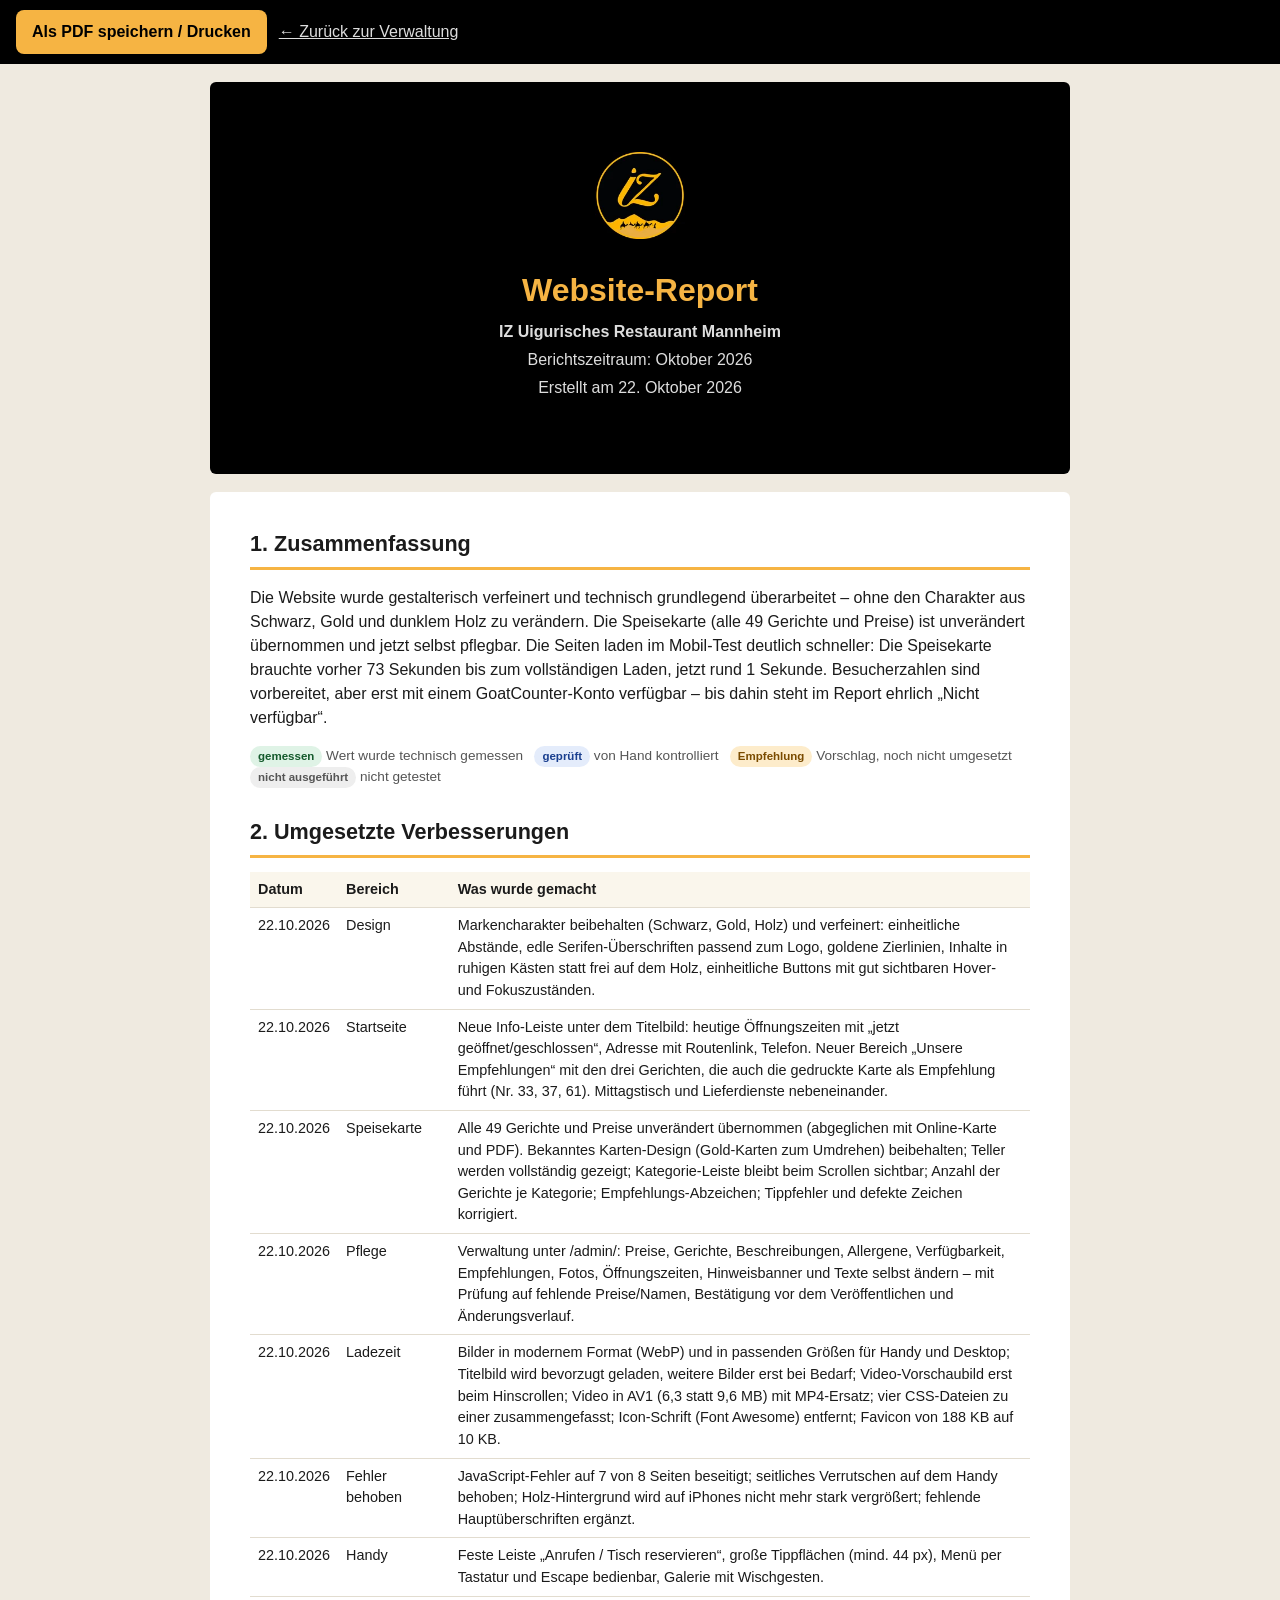
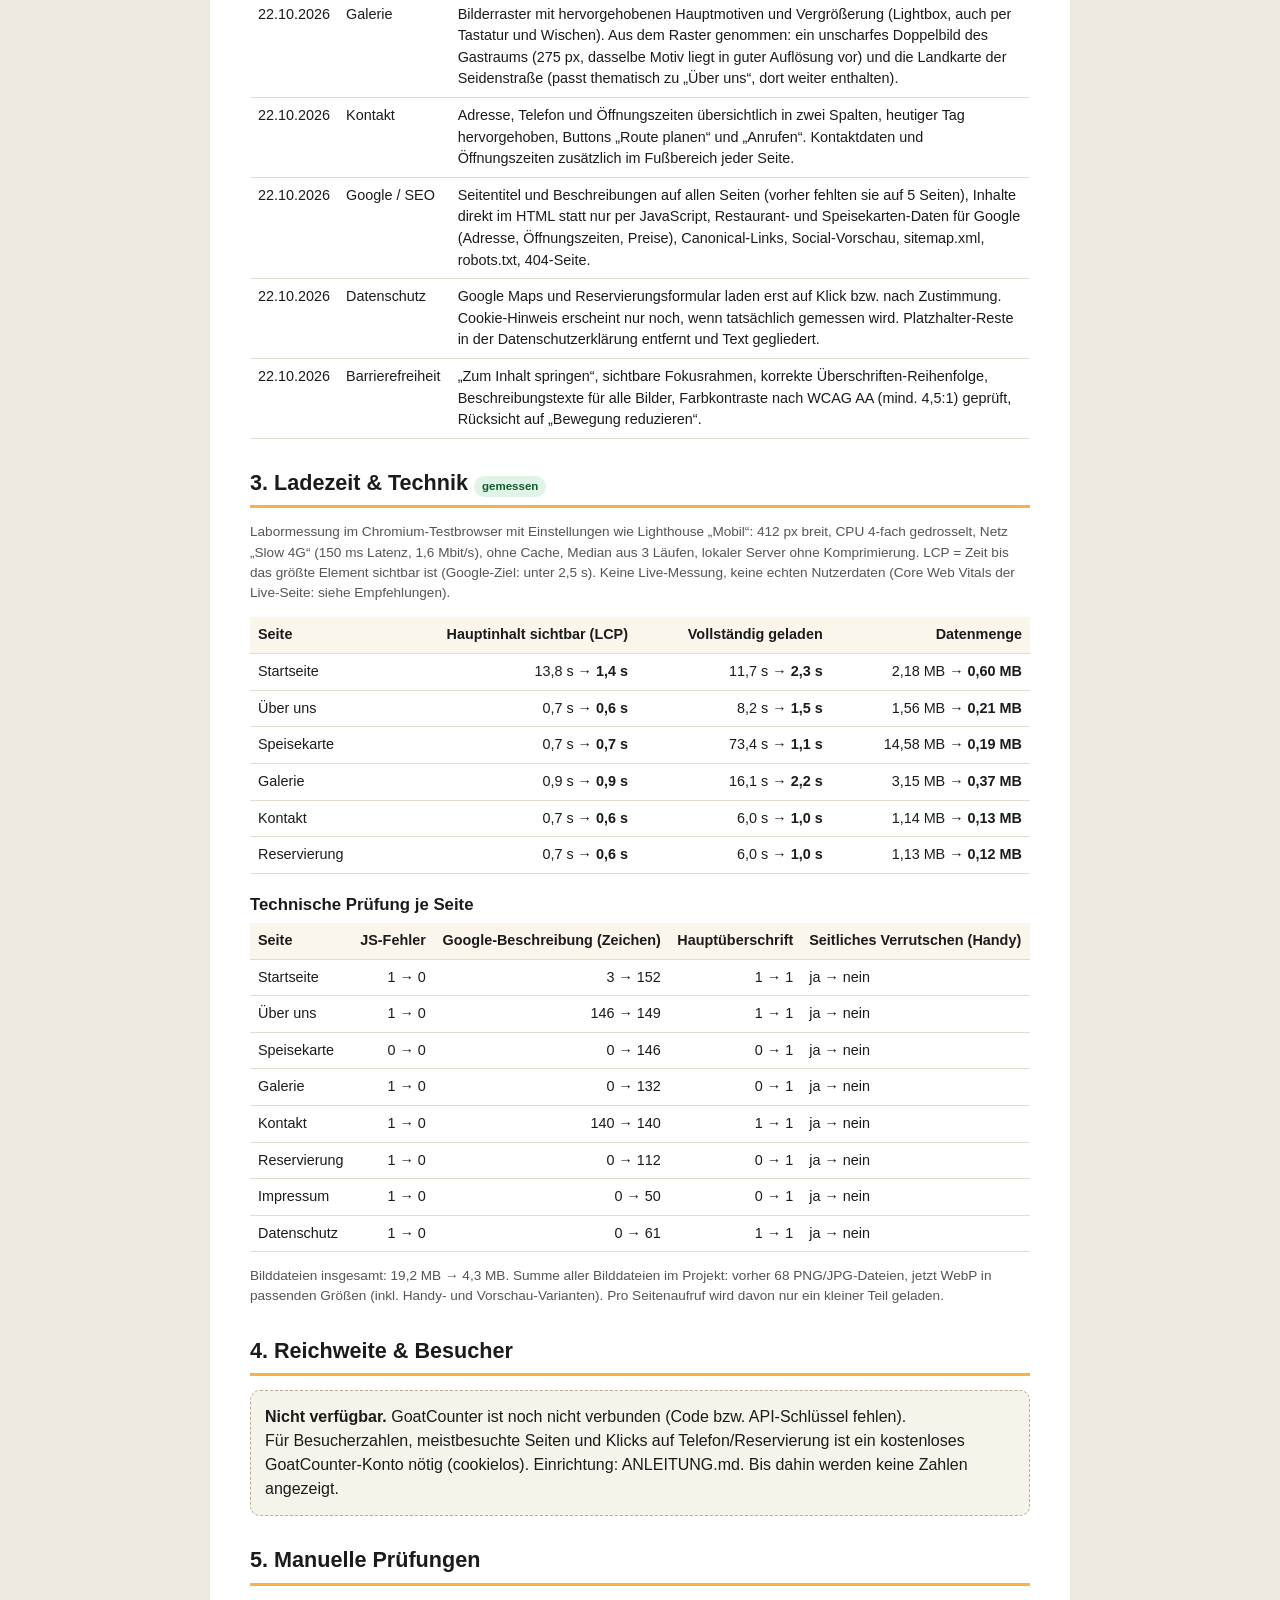
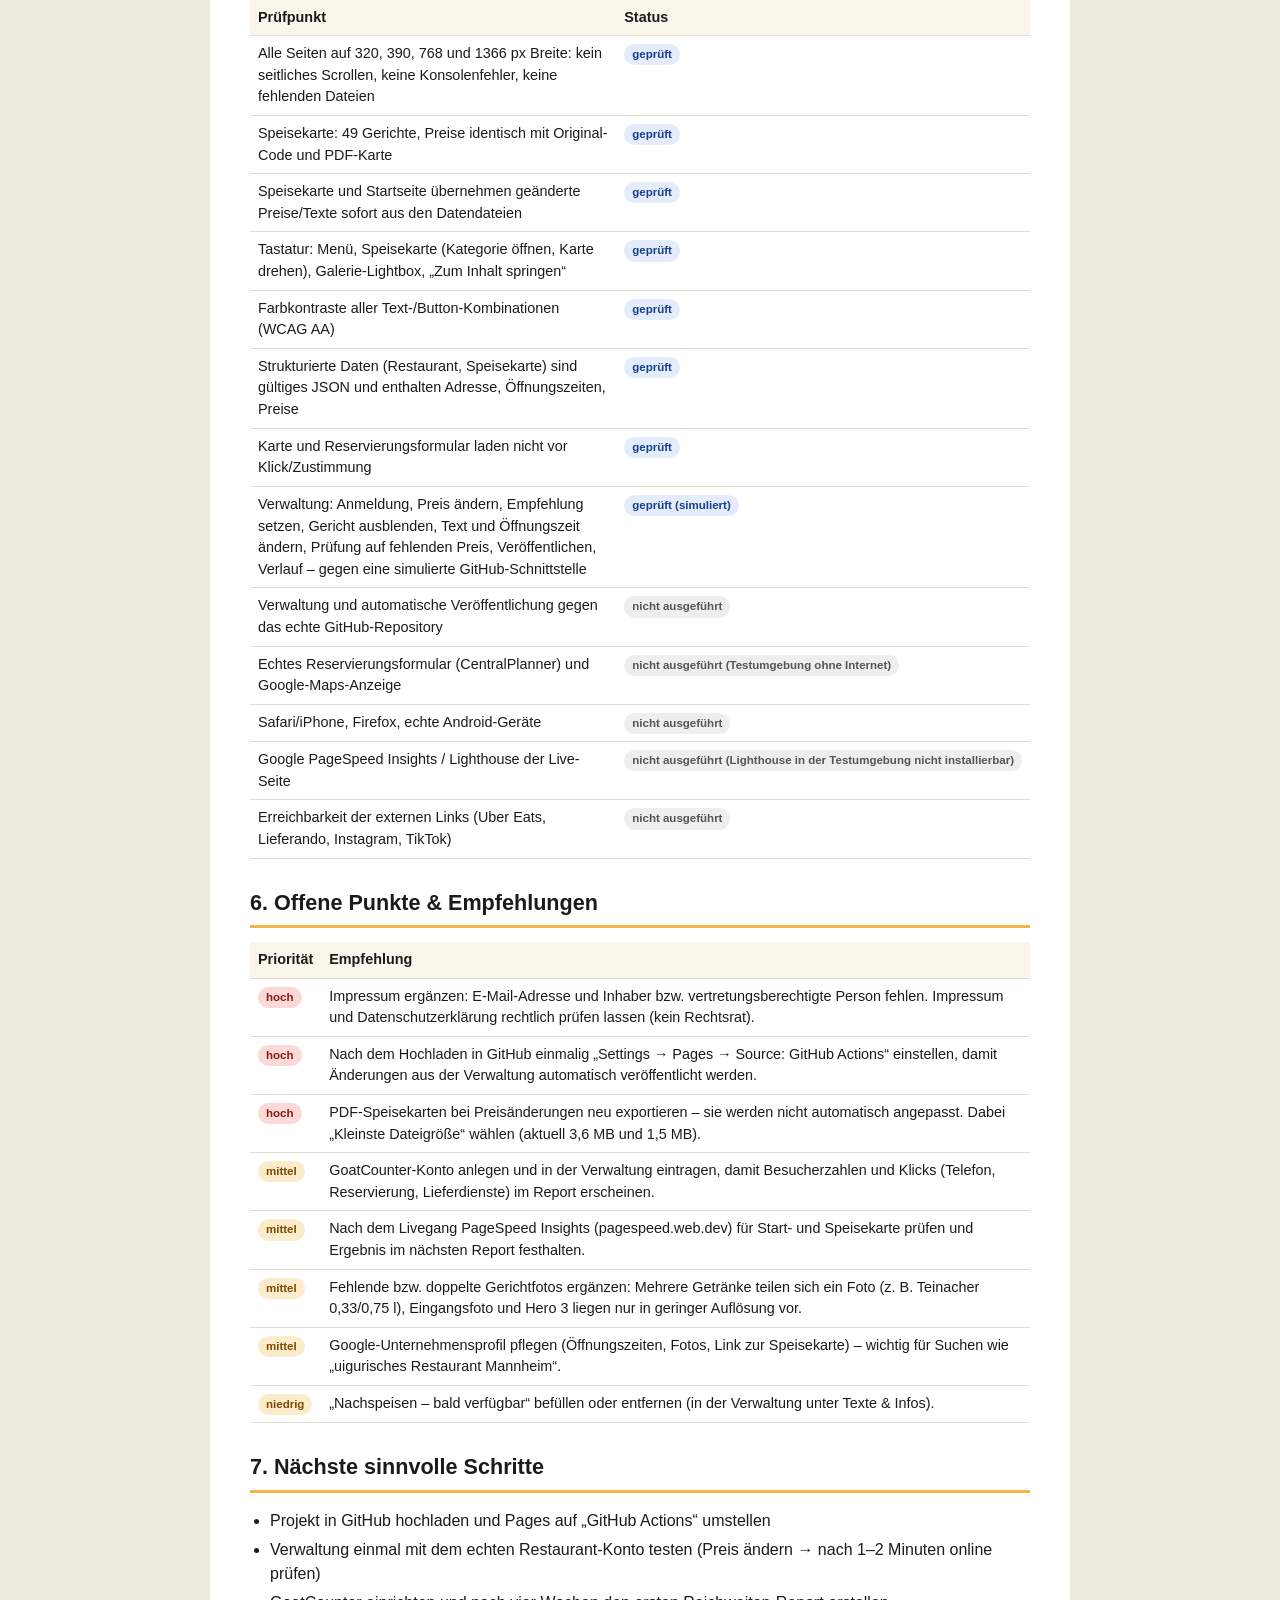
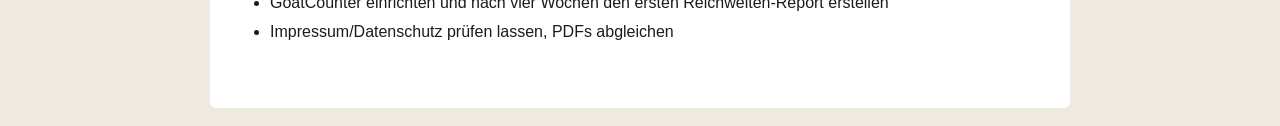
<file: report.html>
<!DOCTYPE html>
<html lang="de">
<head>
  <meta charset="UTF-8">
  <meta name="viewport" content="width=device-width, initial-scale=1.0">
  <meta name="robots" content="noindex, nofollow">
  <title>Website-Report – IZ Uigurisches Restaurant Mannheim</title>
  <link rel="icon" type="image/png" href="../assets/images/extra/icon-48.png">
  <style>
    *,*::before,*::after{box-sizing:border-box}
    :root{--gold:#f6b443;--ink:#1b1b1b;--line:#e2dccf}
    body{margin:0;font-family:'Helvetica Neue',Arial,sans-serif;color:var(--ink);background:#efeae0;line-height:1.5}
    .bar{position:sticky;top:0;background:#000;color:#fff;padding:10px 16px;display:flex;gap:12px;align-items:center;z-index:5}
    .bar button{font:inherit;background:var(--gold);border:0;border-radius:8px;padding:10px 16px;font-weight:700;cursor:pointer}
    .bar a{color:#ddd}
    .sheet{max-width:860px;margin:18px auto;background:#fff;padding:36px 40px;border-radius:6px}
    .cover{background:#000;color:#fff;text-align:center;padding:70px 30px}
    .cover img{width:90px;height:auto}.cover h1{color:var(--gold);font-size:2rem;margin:20px 0 6px}
    .cover p{margin:4px 0;color:#ddd}
    h2{font-size:1.35rem;border-bottom:3px solid var(--gold);padding-bottom:6px;margin:0 0 14px}
    h3{margin:18px 0 6px;font-size:1.05rem}
    table{width:100%;border-collapse:collapse;font-size:.9rem}th,td{padding:7px 8px;border-bottom:1px solid var(--line);text-align:left;vertical-align:top}
    th{background:#faf6ec}td.n,th.n{text-align:right;white-space:nowrap}
    .tag{display:inline-block;font-size:.72rem;font-weight:700;padding:2px 8px;border-radius:999px;white-space:nowrap}
    .t-m{background:#dff3e6;color:#145a2c}.t-p{background:#e4ecfb;color:#1a3f8f}.t-e{background:#fdeccb;color:#7a4b00}.t-n{background:#eee;color:#555}.t-h{background:#fbd9d6;color:#8a1b13}
    .legend{font-size:.85rem;color:#555}
    .kpi{display:grid;grid-template-columns:repeat(3,1fr);gap:12px;margin:10px 0}.kpi div{border:1px solid var(--line);border-radius:10px;padding:12px;text-align:center}.kpi b{display:block;font-size:1.6rem}
    .na{background:#f6f3ea;border:1px dashed #b9ae95;border-radius:10px;padding:14px}
    ul{padding-left:20px}li{margin:5px 0}
    section{margin-bottom:28px}tr,.kpi,.na{break-inside:avoid}h2,h3{break-after:avoid}
    @media (max-width:640px){.sheet{padding:20px 16px;margin:0}.kpi{grid-template-columns:1fr}table{font-size:.8rem}}
    @media print{
      @page{size:A4;margin:14mm}
      body{background:#fff}.bar{display:none}.sheet{max-width:none;margin:0;padding:0;border-radius:0}
      .cover{break-after:page;-webkit-print-color-adjust:exact;print-color-adjust:exact;padding:90px 20px}
      .tag,th,.na{-webkit-print-color-adjust:exact;print-color-adjust:exact}
      a{color:inherit;text-decoration:none}
    }
  </style>
</head>
<body>
<div class="bar"><button type="button" onclick="window.print()">Als PDF speichern / Drucken</button><a href="index.html">← Zurück zur Verwaltung</a></div>
<div id="report"><div class="sheet"><p>Report wird geladen …</p></div></div>
<script>
(function(){
  function esc(s){return String(s==null?'':s).replace(/[&<>"']/g,function(c){return{'&':'&amp;','<':'&lt;','>':'&gt;','"':'&quot;',"'":'&#39;'}[c]})}
  function de(d){try{return new Date(d).toLocaleDateString('de-DE',{day:'2-digit',month:'long',year:'numeric'})}catch(e){return d}}
  function yn(v){return v?'ja':'nein'}
  Promise.all([
    fetch('../data/report.json',{cache:'no-store'}).then(function(r){if(!r.ok)throw new Error('report.json fehlt');return r.json()}),
    fetch('../data/analytics.json',{cache:'no-store'}).then(function(r){return r.ok?r.json():null}).catch(function(){return null})
  ]).then(function(x){
    var R=x[0],A=x[1],h='';
    h+='<div class="sheet cover"><img src="../assets/images/extra/logo1.webp" alt=""><h1>Website-Report</h1><p><strong>'+esc(R.restaurant)+'</strong></p><p>Berichtszeitraum: '+esc(R.period)+'</p><p>Erstellt am '+esc(de(R.created))+'</p></div>';
    h+='<div class="sheet"><section><h2>1. Zusammenfassung</h2><p>'+esc(R.summary)+'</p>'+
      '<p class="legend"><span class="tag t-m">gemessen</span> Wert wurde technisch gemessen &nbsp; <span class="tag t-p">geprüft</span> von Hand kontrolliert &nbsp; <span class="tag t-e">Empfehlung</span> Vorschlag, noch nicht umgesetzt &nbsp; <span class="tag t-n">nicht ausgeführt</span> nicht getestet</p></section>';
    h+='<section><h2>2. Umgesetzte Verbesserungen</h2><table><tr><th>Datum</th><th>Bereich</th><th>Was wurde gemacht</th></tr>'+R.improvements.map(function(i){return '<tr><td style="white-space:nowrap">'+esc(new Date(i.date).toLocaleDateString('de-DE'))+'</td><td>'+esc(i.area)+'</td><td>'+esc(i.text)+'</td></tr>'}).join('')+'</table></section>';
    function s(ms){return ms==null?'–':(ms/1000).toFixed(1).replace('.',',')+' s'}
    function mb(x){return x==null?'–':String(x.toFixed(2)).replace('.',',')+' MB'}
    h+='<section><h2>3. Ladezeit &amp; Technik <span class="tag t-m">gemessen</span></h2><p class="legend">'+esc(R.measuredNote)+'</p>'+
      '<table><tr><th>Seite</th><th class="n">Hauptinhalt sichtbar (LCP)</th><th class="n">Vollständig geladen</th><th class="n">Datenmenge</th></tr>'+
      R.pages.filter(function(p){return p.before.lcpMs!=null}).map(function(p){var b=p.before,a=p.after;
        return '<tr><td>'+esc(p.page)+'</td><td class="n">'+s(b.lcpMs)+' → <strong>'+s(a.lcpMs)+'</strong></td><td class="n">'+s(b.loadMs)+' → <strong>'+s(a.loadMs)+'</strong></td><td class="n">'+mb(b.mb)+' → <strong>'+mb(a.mb)+'</strong></td></tr>'}).join('')+'</table>'+
      '<h3>Technische Prüfung je Seite</h3><table><tr><th>Seite</th><th class="n">JS-Fehler</th><th class="n">Google-Beschreibung (Zeichen)</th><th class="n">Hauptüberschrift</th><th>Seitliches Verrutschen (Handy)</th></tr>'+
      R.pages.map(function(p){var b=p.before,a=p.after;return '<tr><td>'+esc(p.page)+'</td><td class="n">'+b.jsErrors+' → '+a.jsErrors+'</td><td class="n">'+b.descChars+' → '+a.descChars+'</td><td class="n">'+b.h1+' → '+a.h1+'</td><td>'+yn(b.sideScroll)+' → '+yn(a.sideScroll)+'</td></tr>'}).join('')+'</table>'+
      '<p class="legend">Bilddateien insgesamt: '+String(R.imageWeight.beforeMB).replace('.',',')+' MB → '+String(R.imageWeight.afterMB).replace('.',',')+' MB. '+esc(R.imageWeight.note)+'</p></section>';
    h+='<section><h2>4. Reichweite &amp; Besucher</h2>';
    if(A&&A.status==='ok'){
      h+='<p><span class="tag t-m">gemessen</span> Quelle: '+esc(A.source||'GoatCounter')+' · Zeitraum '+esc(de(A.from))+' bis '+esc(de(A.to))+'</p><div class="kpi"><div><b>'+esc(A.total.visitors)+'</b>Besucher</div><div><b>'+esc(A.total.pageviews)+'</b>Seitenaufrufe</div><div><b>'+esc((A.events||[]).reduce(function(s,e){return s+e.count},0))+'</b>erfasste Klicks</div></div>';
      if(A.pages&&A.pages.length)h+='<h3>Meistbesuchte Seiten</h3><table>'+A.pages.slice(0,10).map(function(p){return '<tr><td>'+esc(p.path)+'</td><td class="n">'+esc(p.count)+'</td></tr>'}).join('')+'</table>';
      if(A.events&&A.events.length)h+='<h3>Klicks (Telefon, Reservierung, Lieferdienste …)</h3><table>'+A.events.map(function(p){return '<tr><td>'+esc(p.path)+'</td><td class="n">'+esc(p.count)+'</td></tr>'}).join('')+'</table>';
      h+='<p class="legend">Es werden nur Besucher erfasst, die der Messung zugestimmt haben; die Zahlen sind daher Mindestwerte.</p>';
    } else {
      h+='<div class="na"><strong>Nicht verfügbar.</strong> '+esc((A&&A.reason)||'Es wurde noch keine Reichweitenmessung eingerichtet.')+'<br>Für Besucherzahlen, meistbesuchte Seiten und Klicks auf Telefon/Reservierung ist ein kostenloses GoatCounter-Konto nötig (cookielos). Einrichtung: ANLEITUNG.md. Bis dahin werden keine Zahlen angezeigt.</div>';
    }
    h+='</section>';
    h+='<section><h2>5. Manuelle Prüfungen</h2><table><tr><th>Prüfpunkt</th><th>Status</th></tr>'+R.manualChecks.map(function(c){var ok=c.status.indexOf('geprüft')===0;return '<tr><td>'+esc(c.item)+'</td><td><span class="tag '+(ok?'t-p':'t-n')+'">'+esc(c.status)+'</span></td></tr>'}).join('')+'</table></section>';
    h+='<section><h2>6. Offene Punkte &amp; Empfehlungen</h2><table><tr><th>Priorität</th><th>Empfehlung</th></tr>'+R.recommendations.map(function(c){return '<tr><td><span class="tag '+(c.priority==='hoch'?'t-h':'t-e')+'">'+esc(c.priority)+'</span></td><td>'+esc(c.text)+'</td></tr>'}).join('')+'</table></section>';
    h+='<section><h2>7. Nächste sinnvolle Schritte</h2><ul>'+R.nextSteps.map(function(s){return '<li>'+esc(s)+'</li>'}).join('')+'</ul></section></div>';
    document.getElementById('report').innerHTML=h;
  }).catch(function(e){document.getElementById('report').innerHTML='<div class="sheet"><p>Report konnte nicht geladen werden: '+esc(e.message)+'</p></div>'});
})();
</script>
</body>
</html>
</file>
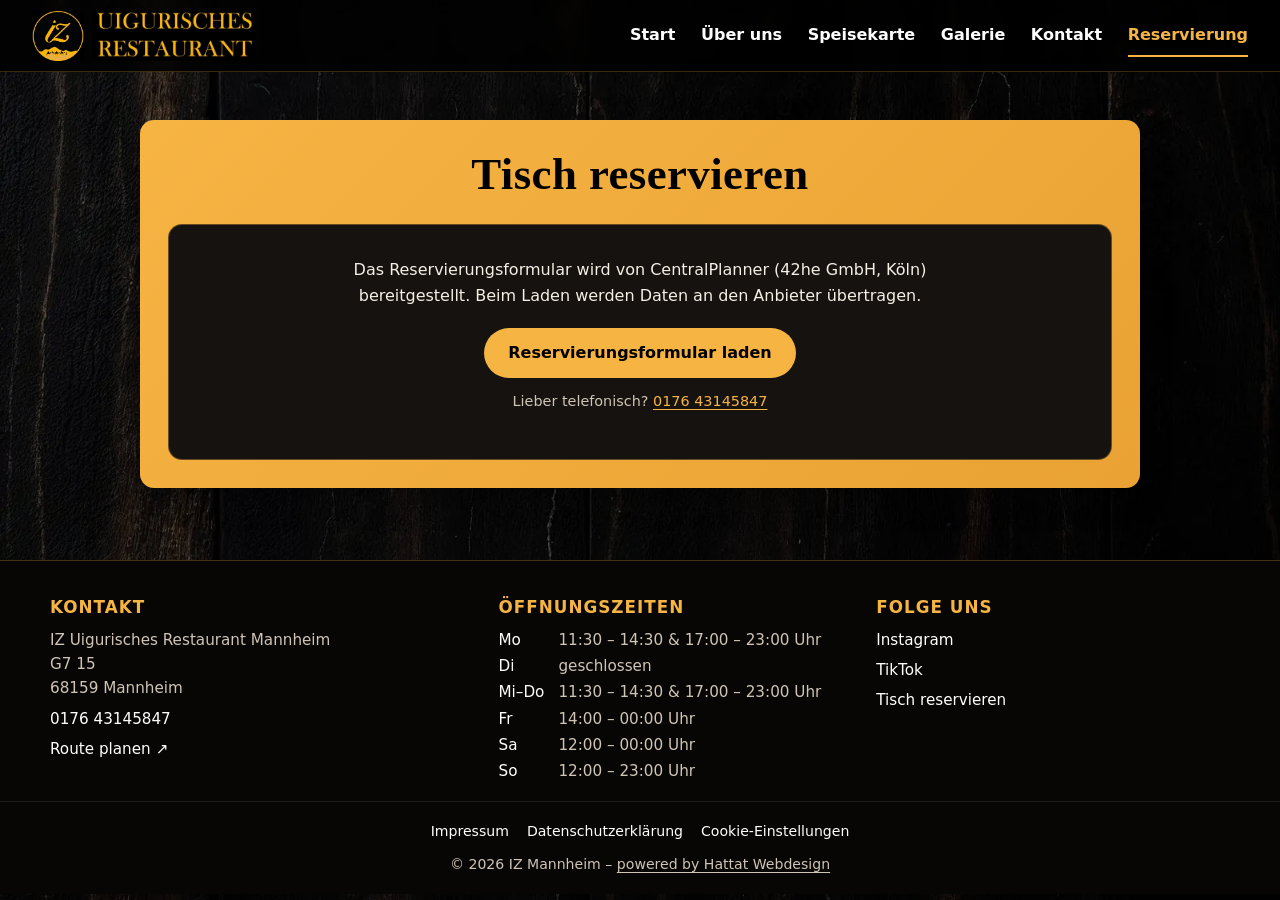
<file: reservierung.html>
<!DOCTYPE html>
<html lang="de">
<head>
  <meta charset="UTF-8">
  <meta name="viewport" content="width=device-width, initial-scale=1.0, viewport-fit=cover">
  <title>Tisch reservieren – IZ Uigurisches Restaurant Mannheim</title>
  <meta name="description" content="Online einen Tisch im IZ Uigurischen Restaurant in Mannheim reservieren – schnell per Formular oder telefonisch.">
  <link rel="canonical" href="https://iz-mannheim.de/reservierung.html">
  <meta property="og:type" content="website">
  <meta property="og:locale" content="de_DE">
  <meta property="og:site_name" content="IZ Uigurisches Restaurant Mannheim">
  <meta property="og:title" content="Tisch reservieren – IZ Uigurisches Restaurant Mannheim">
  <meta property="og:description" content="Online einen Tisch im IZ Uigurischen Restaurant in Mannheim reservieren – schnell per Formular oder telefonisch.">
  <meta property="og:url" content="https://iz-mannheim.de/reservierung.html">
  <meta property="og:image" content="https://iz-mannheim.de/assets/images/extra/hero1.webp">
  <meta name="twitter:card" content="summary_large_image">
  <meta name="theme-color" content="#000000">
  <link rel="icon" type="image/png" sizes="48x48" href="assets/images/extra/icon-48.png">
  <link rel="apple-touch-icon" href="assets/images/extra/icon-180.png">
  <link rel="stylesheet" href="css/style.css">
  <script>document.documentElement.classList.add('js')</script>
  <script type="application/ld+json" id="ld-restaurant">{"@context": "https://schema.org", "@type": "Restaurant", "name": "IZ Uigurisches Restaurant Mannheim", "url": "https://iz-mannheim.de/", "image": "https://iz-mannheim.de/assets/images/extra/hero1.webp", "logo": "https://iz-mannheim.de/assets/images/extra/icon-180.png", "servesCuisine": ["Uigurisch", "Zentralasiatisch"], "telephone": "+4917643145847", "priceRange": "€€", "address": {"@type": "PostalAddress", "streetAddress": "G7 15", "postalCode": "68159", "addressLocality": "Mannheim", "addressCountry": "DE"}, "geo": {"@type": "GeoCoordinates", "latitude": 49.49228757, "longitude": 8.45933497}, "hasMenu": "https://iz-mannheim.de/menu.html", "acceptsReservations": "True", "sameAs": ["https://www.instagram.com/izrestaurant.ma?igsh=MWxodnRsc2JiNDZkNg==", "https://www.tiktok.com/@iz.restaurant.ma?_r=1&_t=ZG-95EG0OSbyyG"], "openingHoursSpecification": [{"@type": "OpeningHoursSpecification", "dayOfWeek": "Monday", "opens": "11:30", "closes": "14:30"}, {"@type": "OpeningHoursSpecification", "dayOfWeek": "Monday", "opens": "17:00", "closes": "23:00"}, {"@type": "OpeningHoursSpecification", "dayOfWeek": "Wednesday", "opens": "11:30", "closes": "14:30"}, {"@type": "OpeningHoursSpecification", "dayOfWeek": "Wednesday", "opens": "17:00", "closes": "23:00"}, {"@type": "OpeningHoursSpecification", "dayOfWeek": "Thursday", "opens": "11:30", "closes": "14:30"}, {"@type": "OpeningHoursSpecification", "dayOfWeek": "Thursday", "opens": "17:00", "closes": "23:00"}, {"@type": "OpeningHoursSpecification", "dayOfWeek": "Friday", "opens": "14:00", "closes": "00:00"}, {"@type": "OpeningHoursSpecification", "dayOfWeek": "Saturday", "opens": "12:00", "closes": "00:00"}, {"@type": "OpeningHoursSpecification", "dayOfWeek": "Sunday", "opens": "12:00", "closes": "23:00"}]}</script>
</head>
<body>
<a class="skip-link" href="#main">Zum Inhalt springen</a>
<div id="cookie-banner" class="cookie-banner" role="dialog" aria-label="Hinweis zur Reichweitenmessung">
  <p>Wir möchten anonym messen, wie unsere Website genutzt wird (cookielos, ohne Profile). Externe Inhalte wie Google Maps
    laden wir nur nach deiner Zustimmung. Mehr in der <a href="datenschutz.html">Datenschutzerklärung</a>.</p>
  <div class="cookie-actions">
    <button id="cookie-accept" type="button">Akzeptieren</button>
    <button id="cookie-decline" type="button">Ablehnen</button>
  </div>
</div>
<header class="navbar">
  <a class="logo" href="index.html" aria-label="IZ Uigurisches Restaurant Mannheim – Startseite">
    <img src="assets/images/extra/logo1.webp" alt="" width="52" height="50">
    <img src="assets/images/extra/logo2.webp" alt="IZ Uigurisches Restaurant" width="164" height="50">
  </a>
  <button class="hamburger" id="hamburger" type="button" aria-label="Menü" aria-expanded="false" aria-controls="nav-menu">☰</button>
  <nav aria-label="Hauptnavigation">
    <ul class="nav-menu" id="nav-menu">
      <li><a href="index.html">Start</a></li>
      <li><a href="about.html">Über uns</a></li>
      <li><a href="menu.html">Speisekarte</a></li>
      <li><a href="gallery.html">Galerie</a></li>
      <li><a href="contact.html">Kontakt</a></li>
      <li><a href="reservierung.html" class="active" aria-current="page">Reservierung</a></li>
    </ul>
  </nav>
</header>

<main id="main" class="reservation-box">
  <h1>Tisch reservieren</h1>
  <div class="iframe-consent" data-type="reservation" data-title="Reservierungsformular IZ Uigurisches Restaurant Mannheim" data-height="680">
    <p>Das Reservierungsformular wird von CentralPlanner (42he GmbH, Köln) bereitgestellt. Beim Laden werden Daten an den Anbieter übertragen.</p>
    <button type="button" data-load-embed>Reservierungsformular laden</button>
    <p class="note">Lieber telefonisch? <a href="tel:+4917643145847" data-phone>0176 43145847</a></p>
  </div>
</main>

<footer class="site-footer">
  <div class="footer-grid">
    <div>
      <h2>Kontakt</h2>
      <p data-address>IZ Uigurisches Restaurant Mannheim<br>G7 15<br>68159 Mannheim</p>
      <p><a href="tel:+4917643145847" data-phone>0176 43145847</a></p>
      <p><a href="https://www.google.com/maps/dir/?api=1&amp;destination=IZ+Uigurisches+Restaurant+Mannheim+G7+15+68159+Mannheim" target="_blank" rel="noopener noreferrer">Route planen ↗</a></p>
    </div>
    <div>
      <h2>Öffnungszeiten</h2>
      <dl class="footer-hours" id="footer-hours"><dt>Mo</dt><dd>11:30 – 14:30 &amp; 17:00 – 23:00 Uhr</dd><dt>Di</dt><dd>geschlossen</dd><dt>Mi–Do</dt><dd>11:30 – 14:30 &amp; 17:00 – 23:00 Uhr</dd><dt>Fr</dt><dd>14:00 – 00:00 Uhr</dd><dt>Sa</dt><dd>12:00 – 00:00 Uhr</dd><dt>So</dt><dd>12:00 – 23:00 Uhr</dd></dl>
    </div>
    <div>
      <h2>Folge uns</h2>
      <p><a href="https://www.instagram.com/izrestaurant.ma?igsh=MWxodnRsc2JiNDZkNg==" target="_blank" rel="noopener noreferrer">Instagram</a></p>
      <p><a href="https://www.tiktok.com/@iz.restaurant.ma?_r=1&amp;_t=ZG-95EG0OSbyyG" target="_blank" rel="noopener noreferrer">TikTok</a></p>
      <p><a href="reservierung.html">Tisch reservieren</a></p>
    </div>
  </div>
  <div class="footer-bottom">
    <nav class="footer-nav" aria-label="Rechtliches">
      <a href="impressum.html">Impressum</a>
      <a href="datenschutz.html">Datenschutzerklärung</a>
      <button type="button" class="linklike" data-open-consent>Cookie-Einstellungen</button>
    </nav>
    <p class="footer-copyright">&copy; 2026 IZ Mannheim – <a href="https://www.instagram.com/hattat_web" rel="noopener">powered by Hattat Webdesign</a></p>
  </div>
</footer>

<div class="mobile-cta" aria-label="Schnellzugriff">
  <a href="tel:+4917643145847" data-phone-only class="mc-call"><svg viewBox="0 0 24 24" aria-hidden="true"><path d="M5 4h4l2 5-2.5 1.5a11 11 0 0 0 5 5L15 13l5 2v4a2 2 0 0 1-2 2A16 16 0 0 1 3 6a2 2 0 0 1 2-2" fill="none" stroke="currentColor" stroke-width="2" stroke-linejoin="round"/></svg>Anrufen</a>
  <a href="reservierung.html" class="mc-res"><svg viewBox="0 0 24 24" aria-hidden="true"><rect x="3" y="5" width="18" height="16" rx="2" fill="none" stroke="currentColor" stroke-width="2"/><path d="M3 10h18M8 3v4M16 3v4" fill="none" stroke="currentColor" stroke-width="2" stroke-linecap="round"/></svg>Tisch reservieren</a>
</div>
<script src="js/site.js" defer></script>
</body>
</html>
</file>
<file: admin.css>
*,*::before,*::after{box-sizing:border-box}
:root{--gold:#f6b443;--bg:#f4f1ec;--ink:#1b1b1b;--line:#ddd6c8;--bad:#b3261e;--ok:#1b7a3d}
body{margin:0;font-family:'Helvetica Neue',Arial,sans-serif;background:var(--bg);color:var(--ink);line-height:1.45;padding-bottom:90px}
.top{display:flex;align-items:center;gap:12px;background:#000;color:var(--gold);padding:10px 16px;position:sticky;top:0;z-index:50}
.who{margin-left:auto;color:#ddd;font-size:.85rem}
main{max-width:980px;margin:0 auto;padding:16px}
.card{background:#fff;border:1px solid var(--line);border-radius:12px;padding:20px;margin-bottom:16px}
.narrow{max-width:520px;margin:32px auto}
h1{font-size:1.5rem;margin:0 0 10px}h2{font-size:1.2rem;margin:0 0 10px}h3{font-size:1rem;margin:14px 0 6px}
label{display:block;font-weight:600;font-size:.88rem;margin:10px 0 0}
input,textarea,select{width:100%;font:inherit;padding:10px;border:1px solid #bdb5a5;border-radius:8px;background:#fff;margin-top:4px}
textarea{min-height:90px;resize:vertical}
input[type=checkbox]{width:auto;margin:0 8px 0 0}
.check{display:flex;align-items:center;font-weight:500}
button{font:inherit;cursor:pointer;border-radius:8px;border:1px solid #bdb5a5;background:#fff;padding:10px 14px;min-height:42px}
button.primary{background:var(--gold);border-color:#d99a22;font-weight:700;color:#000}
button.ghost{background:transparent;color:inherit}
button.danger{color:var(--bad);border-color:var(--bad)}
button:focus-visible,input:focus-visible,textarea:focus-visible,select:focus-visible,summary:focus-visible{outline:3px solid #1a73e8;outline-offset:2px}
.msg{min-height:1.3em;color:var(--bad);font-weight:600}.msg.ok{color:var(--ok)}
.tabs{display:flex;gap:6px;overflow-x:auto;margin-bottom:14px}
.tabs button{white-space:nowrap}.tabs [aria-selected=true]{background:#000;color:var(--gold);border-color:#000}
.tabpanel[hidden]{display:none}
.cat{border:1px solid var(--line);border-radius:12px;background:#fff;margin-bottom:12px;overflow:hidden}
.cat>summary{list-style:none;cursor:pointer;padding:14px 16px;font-weight:700;display:flex;gap:10px;align-items:center}
.cat>summary .count{margin-left:auto;font-weight:400;color:#666;font-size:.85rem}
.cat-body{padding:0 16px 16px}
.item{display:grid;grid-template-columns:76px 1fr;gap:12px;padding:12px 0;border-top:1px solid var(--line)}
.item.off{opacity:.55}
.thumb{width:76px;height:76px;border-radius:8px;object-fit:cover;background:#eee}
.row{display:grid;grid-template-columns:2fr 1fr;gap:10px}
.row3{display:grid;grid-template-columns:1fr 1fr;gap:10px}
.actions{display:flex;flex-wrap:wrap;gap:8px;margin-top:8px;align-items:center}
.actions button{min-height:38px;padding:6px 10px;font-size:.88rem}
.hint{color:#666;font-size:.85rem;margin:4px 0}
.savebar{position:fixed;left:0;right:0;bottom:0;background:#000;color:#fff;padding:12px 16px;display:flex;gap:10px;align-items:center;z-index:60}
.savebar[hidden]{display:none}.savebar span{margin-right:auto}
.toast{position:fixed;left:50%;transform:translateX(-50%);bottom:84px;background:#222;color:#fff;padding:12px 18px;border-radius:10px;opacity:0;pointer-events:none;transition:opacity .25s;z-index:80;max-width:90vw}
.toast.show{opacity:1}.toast.err{background:var(--bad)}.toast.good{background:var(--ok)}
.hours-row{display:grid;grid-template-columns:110px 1fr;gap:10px;align-items:center;padding:10px 0;border-top:1px solid var(--line)}
.slots{display:flex;flex-wrap:wrap;gap:8px;align-items:center}.slots input{width:auto;margin:0}
table.hist{width:100%;border-collapse:collapse}table.hist td,table.hist th{padding:8px;border-bottom:1px solid var(--line);text-align:left;font-size:.9rem}
@media (max-width:640px){.row,.row3{grid-template-columns:1fr}.item{grid-template-columns:56px 1fr}.thumb{width:56px;height:56px}.hours-row{grid-template-columns:1fr}}
@media (prefers-reduced-motion:reduce){*{transition:none!important}}
.top{flex-wrap:nowrap}.top strong{white-space:nowrap}
.who{overflow:hidden;text-overflow:ellipsis;white-space:nowrap;min-width:0}
@media (max-width:640px){.who{display:none}#logout{margin-left:auto}}
.savebar{flex-wrap:wrap}
@media (max-width:640px){.savebar span{flex-basis:100%;font-size:.9rem}.savebar button{flex:1}}
.slots .range{display:flex;align-items:center;gap:6px;flex-wrap:nowrap}
.slots .range input{width:118px}
.hours-row.is-closed .range{display:none}
</file>
<file: css/style.css>
/* =========================================================
   IZ Uigurisches Restaurant Mannheim – Stylesheet
   Marke: Schwarz · Gold (#f6b443) · dunkles Holz
   Ein einziges Stylesheet (ersetzt nav.css, main.css, responsive.css).
   ========================================================= */

:root {
  --gold: #f6b443;
  --gold-deep: #d9952a;
  --gold-soft: rgba(246, 180, 67, .16);
  --black: #000;
  --ink: #141210;
  --panel: rgba(12, 10, 8, .72);
  --panel-solid: #15120f;
  --line: rgba(246, 180, 67, .35);
  --text: #f5efe6;
  --muted: #cfc5b6;
  --radius: 14px;
  --shadow: 0 10px 30px rgba(0, 0, 0, .35);
  --header-h: 72px;
  --wrap: 1180px;
  --font-sans: system-ui, -apple-system, "Segoe UI", Roboto, "Helvetica Neue", Arial, sans-serif;
  --font-serif: "Palatino Linotype", Palatino, "Book Antiqua", Georgia, "Noto Serif", serif;
}

*, *::before, *::after { box-sizing: border-box; }
html { scroll-behavior: smooth; scroll-padding-top: calc(var(--header-h) + 12px); -webkit-text-size-adjust: 100%; }
body {
  margin: 0;
  font-family: var(--font-sans);
  font-size: 1rem;
  line-height: 1.6;
  color: var(--text);
  background: #0d0b09;
  text-align: center;
  overflow-x: clip;
}
/* Holz-Hintergrund als fixierte Ebene (statt background-attachment: fixed,
   das auf iOS stark vergrößert und beim Scrollen ruckelt) */
body::before {
  content: "";
  position: fixed;
  inset: 0;
  z-index: -1;
  background:
    linear-gradient(rgba(0, 0, 0, .38), rgba(0, 0, 0, .52)),
    url("../assets/images/background-900.webp") center / cover no-repeat;
}
@media (min-width: 900px) {
  body::before {
    background:
      linear-gradient(rgba(0, 0, 0, .38), rgba(0, 0, 0, .52)),
      url("../assets/images/background.webp") center / cover no-repeat;
  }
}

img, video { max-width: 100%; height: auto; display: block; }
a { color: var(--gold); text-underline-offset: 3px; }
a:hover { color: #ffd38a; }
p { margin: 0 0 1em; }
.sr-only { position: absolute !important; width: 1px; height: 1px; overflow: hidden; clip: rect(0 0 0 0); white-space: nowrap; }

h1, h2, h3 { font-family: var(--font-serif); font-weight: 700; line-height: 1.2; letter-spacing: .01em; margin: 0 0 .5em; }
h1 { font-size: clamp(1.9rem, 4.5vw, 2.8rem); }
h2 { font-size: clamp(1.5rem, 3.4vw, 2.1rem); }
h3 { font-size: 1.25rem; }
h4 { font-size: 1.05rem; margin: .4em 0; }

/* Goldene Zierlinie unter Abschnittstiteln */
.section-title::after {
  content: "";
  display: block;
  width: 64px;
  height: 3px;
  margin: .55em auto 0;
  border-radius: 2px;
  background: linear-gradient(90deg, transparent, var(--gold), transparent);
}

:focus-visible { outline: 3px solid var(--gold); outline-offset: 3px; border-radius: 4px; }

.skip-link {
  position: absolute; left: 8px; top: -80px; z-index: 20000;
  background: var(--gold); color: #000; font-weight: 700;
  padding: 10px 16px; border-radius: 8px; text-decoration: none;
}
.skip-link:focus { top: 8px; }

.container { width: min(100% - 32px, var(--wrap)); margin-inline: auto; }
.narrow { max-width: 760px; margin-inline: auto; }
.page { padding: clamp(28px, 5vw, 56px) 0 24px; }
.lead { font-size: 1.12rem; color: var(--muted); max-width: 64ch; margin-inline: auto; }
.prose p { max-width: 68ch; margin-inline: auto; }
.note { font-size: .9rem; color: var(--muted); }
.section { padding: clamp(36px, 6vw, 72px) 0; }
.section + .section { padding-top: 0; }

/* ---------- Header / Navigation ---------- */
.navbar {
  position: sticky; top: 0; z-index: 1000;
  min-height: var(--header-h);
  display: flex; align-items: center; justify-content: space-between; flex-wrap: wrap;
  gap: 12px;
  padding: 10px clamp(16px, 3vw, 32px);
  background: rgba(0, 0, 0, .94);
  border-bottom: 1px solid rgba(246, 180, 67, .22);
}
@supports (backdrop-filter: blur(8px)) {
  .navbar { background: rgba(0, 0, 0, .82); backdrop-filter: blur(8px); }
}
.logo { display: flex; align-items: center; gap: 8px; text-decoration: none; }
.logo img { height: 50px; width: auto; }
.hamburger {
  display: none;
  background: none; border: 1px solid transparent; color: #fff;
  font-size: 1.8rem; line-height: 1; padding: 6px 10px; cursor: pointer; border-radius: 8px;
}
.nav-menu { list-style: none; display: flex; gap: clamp(14px, 2vw, 30px); margin: 0; padding: 0; }
.nav-menu a {
  display: inline-block; padding: 8px 0;
  color: #fff; text-decoration: none; font-weight: 600; font-size: 1rem;
  border-bottom: 2px solid transparent;
  transition: color .2s, border-color .2s;
}
.nav-menu a:hover { color: var(--gold); }
.nav-menu a.active { color: var(--gold); border-bottom-color: var(--gold); }

@media (max-width: 860px) {
  .hamburger { display: block; }
  .navbar nav { width: 100%; }
  .nav-menu { display: none; flex-direction: column; gap: 0; padding: 6px 0 12px; }
  .nav-menu.active { display: flex; }
  .nav-menu li + li { border-top: 1px solid rgba(255, 255, 255, .08); }
  .nav-menu a { display: block; padding: 13px 0; font-size: 1.1rem; border-bottom: 0; }
  .nav-menu a.active { border-bottom: 0; }
}

.site-notice { background: var(--gold); color: #000; font-weight: 700; padding: 10px 16px; }

/* ---------- Buttons ---------- */
.btn, .btn-new-res, .btn-dark, .btn-outline {
  display: inline-flex; align-items: center; justify-content: center; gap: .5em;
  min-height: 48px; padding: 12px 26px;
  border-radius: 999px; border: 2px solid transparent;
  font-weight: 700; font-size: 1.02rem; line-height: 1.2; text-decoration: none; cursor: pointer;
  transition: transform .2s, background-color .2s, color .2s, border-color .2s, box-shadow .2s;
}
.btn-new-res, .btn { background: var(--gold); color: #000; box-shadow: 0 6px 18px rgba(246, 180, 67, .25); }
.btn-new-res:hover, .btn:hover { background: #ffc865; color: #000; transform: translateY(-2px); }
.btn-dark { background: #000; color: #fff; border-color: rgba(255, 255, 255, .25); }
.btn-dark:hover { background: #1c1c1c; color: var(--gold); border-color: var(--gold); transform: translateY(-2px); }
.btn-outline { background: transparent; color: var(--gold); border-color: var(--gold); }
.btn-outline:hover { background: var(--gold); color: #000; }
.btn-row { display: flex; flex-wrap: wrap; justify-content: center; gap: 12px; margin: 18px 0; }

/* ---------- Hero ---------- */
.hero-carousel {
  position: relative; overflow: hidden; isolation: isolate;
  min-height: 460px; height: min(78vh, 760px);
  display: grid; place-items: center;
  background: #000;
}
.hero-slide { position: absolute; inset: 0; opacity: 0; transition: opacity 1.2s ease; z-index: -2; }
.hero-slide.active { opacity: 1; }
.hero-slide img { width: 100%; height: 100%; object-fit: cover; }
.hero-carousel::after {
  content: ""; position: absolute; inset: 0; z-index: -1;
  background: linear-gradient(180deg, rgba(0,0,0,.25) 0%, rgba(0,0,0,.45) 55%, rgba(0,0,0,.78) 100%);
}
.hero-content { padding: 0 20px; max-width: 820px; text-shadow: 0 2px 12px rgba(0, 0, 0, .55); }
.hero-content h1 { font-size: clamp(2.4rem, 7vw, 4.2rem); margin: 0 0 .15em; }
.hero-sub { font-family: var(--font-serif); color: var(--gold); font-size: clamp(1.25rem, 3.4vw, 1.9rem); font-weight: 700; margin: 0 0 .4em; }
.hero-text { font-size: clamp(1.05rem, 2.4vw, 1.3rem); margin: 0 0 1.2em; }
.hero-buttons { display: flex; flex-wrap: wrap; justify-content: center; gap: 12px; }

/* ---------- Info-Leiste (heute geöffnet / Adresse / Telefon) ---------- */
.infobar {
  display: grid; grid-template-columns: repeat(3, 1fr); gap: 1px;
  width: min(100% - 32px, 980px); margin: -46px auto 0; position: relative; z-index: 2;
  background: var(--line); border: 1px solid var(--line); border-radius: var(--radius);
  overflow: hidden; box-shadow: var(--shadow);
}
.infobar > div { background: var(--panel-solid); padding: 16px 14px; }
.infobar .label { display: block; font-size: .78rem; letter-spacing: .08em; text-transform: uppercase; color: var(--gold); margin-bottom: 4px; }
.infobar strong, .infobar a { color: #fff; font-weight: 600; text-decoration: none; }
.infobar a:hover { color: var(--gold); }
.open-state { display: inline-block; font-size: .78rem; font-weight: 700; padding: 1px 8px; border-radius: 999px; margin-left: 6px; vertical-align: 1px; }
.open-state.is-open { background: #1f7a3f; color: #fff; }
.open-state.is-closed { background: #5a5048; color: #fff; }
@media (max-width: 720px) {
  .infobar { grid-template-columns: 1fr; margin-top: -30px; text-align: left; }
  .infobar > div { padding: 12px 16px; display: flex; gap: 10px; align-items: baseline; flex-wrap: wrap; }
  .infobar .label { margin: 0; min-width: 78px; }
}

/* ---------- Startseite: Empfehlungen ---------- */
.dish-grid { display: grid; grid-template-columns: repeat(3, 1fr); gap: 20px; margin-top: 28px; text-align: left; }
.dish-card {
  background: var(--panel); border: 1px solid var(--line); border-radius: var(--radius);
  overflow: hidden; display: flex; flex-direction: column; text-decoration: none; color: var(--text);
  transition: transform .25s, box-shadow .25s, border-color .25s;
}
.dish-card:hover { transform: translateY(-4px); box-shadow: var(--shadow); border-color: var(--gold); color: var(--text); }
.dish-card .ph { position: relative; aspect-ratio: 4 / 3; background: #f6b443; overflow: hidden; }
.dish-card .ph img { position: absolute; inset: 0; width: 100%; height: 100%; object-fit: contain; padding: 14px; transition: transform .4s; }
.dish-card:hover .ph img { transform: scale(1.04) rotate(-2deg); }
.dish-card .body { padding: 16px 18px 18px; display: flex; flex-direction: column; gap: 6px; flex: 1; }
.dish-card h3 { font-size: 1.15rem; margin: 0; }
.dish-card p { margin: 0; color: var(--muted); font-size: .95rem; }
.dish-card .price { margin-top: auto; color: var(--gold); font-weight: 700; font-size: 1.1rem; }
@media (max-width: 860px) { .dish-grid { grid-template-columns: 1fr; max-width: 480px; margin-inline: auto; } }

/* ---------- Startseite: Bild + Text (Mittagstisch / Lieferung) ---------- */
.split { display: grid; grid-template-columns: 1fr 1fr; gap: 20px; margin-top: 28px; }
.panel {
  background: var(--panel); border: 1px solid var(--line); border-radius: var(--radius);
  padding: clamp(20px, 3vw, 32px);
  display: flex; flex-direction: column; align-items: center; justify-content: center; gap: 12px;
}
.panel h2 { font-size: clamp(1.3rem, 2.6vw, 1.6rem); margin: 0; }
.panel p { margin: 0; color: var(--muted); }
@media (max-width: 860px) { .split { grid-template-columns: 1fr; } }

.delivery-buttons { display: flex; flex-wrap: wrap; justify-content: center; gap: 12px; }
.delivery-btn {
  display: inline-flex; align-items: center; gap: 10px;
  min-height: 48px; padding: 12px 22px; border-radius: 999px;
  color: #fff; font-weight: 700; text-decoration: none;
  box-shadow: 0 4px 14px rgba(0, 0, 0, .3); transition: transform .2s, filter .2s;
}
.delivery-btn:hover { color: #fff; transform: translateY(-2px); filter: brightness(1.08); }
.delivery-btn svg { width: 1.3em; height: 1.3em; flex: none; }
.delivery-btn.ubereats { background: #06803f; }
.delivery-btn.lieferando { background: #b35500; }

/* ---------- Video ---------- */
.video-wrapper { max-width: 900px; margin: 24px auto 0; border-radius: var(--radius); overflow: hidden; border: 1px solid var(--line); box-shadow: var(--shadow); background: #000; }
.video-wrapper video { width: 100%; aspect-ratio: 16 / 9; }

/* ---------- Social ---------- */
.social-media { display: flex; justify-content: center; flex-wrap: wrap; gap: 12px; margin-top: 18px; }
.social-media a {
  display: inline-flex; align-items: center; gap: 10px;
  min-height: 48px; padding: 10px 20px; border-radius: 999px;
  border: 1.5px solid var(--line); background: var(--panel);
  color: #fff; font-weight: 600; text-decoration: none; transition: border-color .2s, color .2s;
}
.social-media a:hover { border-color: var(--gold); color: var(--gold); }
.social-media svg { width: 24px; height: 24px; }

/* ---------- Speisekarte ---------- */
.menu-intro { max-width: 70ch; margin: 0 auto 1em; color: var(--muted); }
.menu-chips {
  position: sticky; top: var(--header-h); z-index: 50;
  display: flex; gap: 8px; overflow-x: auto; scrollbar-width: none;
  margin: 18px -16px 16px; padding: 10px 16px;
  background: rgba(0, 0, 0, .96); border-bottom: 1px solid rgba(246,180,67,.2);
  -webkit-overflow-scrolling: touch;
}
.menu-chips::-webkit-scrollbar { display: none; }
.menu-chips a {
  flex: none; white-space: nowrap; padding: 8px 16px; border-radius: 999px;
  border: 1.5px solid var(--line); color: #fff; text-decoration: none; font-size: .95rem; background: rgba(0,0,0,.4);
}
.menu-chips a:hover, .menu-chips a.current { background: var(--gold); border-color: var(--gold); color: #000; }

.accordion-section { margin-bottom: 14px; scroll-margin-top: calc(var(--header-h) + 70px); text-align: left; }
.accordion-heading { margin: 0; font: inherit; }
.accordion-toggle {
  width: 100%; min-height: 60px;
  display: flex; align-items: center; justify-content: space-between; gap: 12px;
  padding: 14px 22px;
  font-family: var(--font-serif); font-size: 1.35rem; font-weight: 700; color: #fff; text-align: left;
  background: var(--panel); border: 1.5px solid var(--gold); border-radius: var(--radius);
  cursor: pointer; transition: background .2s;
}
.accordion-toggle:hover { background: rgba(246, 180, 67, .18); }
.accordion-toggle.open { border-radius: var(--radius) var(--radius) 0 0; background: rgba(246, 180, 67, .2); }
.accordion-toggle .count { margin-left: auto; font-family: var(--font-sans); font-size: .85rem; font-weight: 500; color: var(--muted); }
.accordion-icon { font-size: .9rem; color: var(--gold); transition: transform .3s; }
.accordion-toggle.open .accordion-icon { transform: rotate(180deg); }
.accordion-body {
  display: none; padding: 20px 14px;
  background: var(--panel); border: 1.5px solid var(--gold); border-top: 0;
  border-radius: 0 0 var(--radius) var(--radius);
}
.accordion-body.open { display: block; }

.menu-grid { display: grid; grid-template-columns: repeat(3, minmax(0, 1fr)); gap: 22px; justify-items: center; }
@media (max-width: 1000px) { .menu-grid { grid-template-columns: repeat(2, minmax(0, 1fr)); } }
@media (max-width: 620px) { .menu-grid { grid-template-columns: 1fr; } }

/* Flip-Karten (bestehendes Design, verfeinert) */
.menu-item { width: 100%; max-width: 340px; height: 372px; perspective: 1200px; cursor: pointer; border-radius: 12px; }
.menu-flip-inner { position: relative; width: 100%; height: 100%; transition: transform .6s ease-in-out; transform-style: preserve-3d; }
.menu-item.active .menu-flip-inner { transform: rotateY(180deg); }
.menu-flip-front, .menu-flip-back {
  position: absolute; inset: 0; border-radius: 12px; overflow: hidden;
  -webkit-backface-visibility: hidden; backface-visibility: hidden;
  background: var(--gold); color: #1a1408; box-shadow: 0 8px 22px rgba(0, 0, 0, .3);
}
.menu-flip-front { display: flex; flex-direction: column; align-items: center; text-align: center; }
.menu-image-wrapper { position: relative; width: 100%; aspect-ratio: 4 / 3; flex: none; overflow: hidden; }
.menu-image-wrapper img { position: absolute; inset: 0; width: 100%; height: 100%; object-fit: contain; padding: 10px 14px 0; }
.menu-flip-front h3 { font-family: var(--font-sans); font-size: 1.05rem; line-height: 1.3; margin: 12px 14px 2px; }
.menu-flip-front .price { font-size: 1.2rem; font-weight: 800; margin: 2px 0 0; }
.menu-flip-front .hint { margin: auto 0 10px; font-size: .8rem; opacity: .75; }
.menu-flip-back { transform: rotateY(180deg); }
.menu-back-scroll { height: 100%; overflow: auto; padding: 22px 20px; display: flex; flex-direction: column; justify-content: center; text-align: center; gap: 6px; }
.menu-back-scroll h3 { font-size: 1.15rem; margin: 0 0 4px; }
.menu-back-scroll p { margin: 0; line-height: 1.45; }
.menu-back-scroll .price { font-weight: 800; font-size: 1.2rem; margin-top: 6px; }
.menu-back-scroll .muted { opacity: .7; }
.allergens { font-size: .92rem; }
.badge {
  position: absolute; top: 10px; left: 10px; z-index: 1;
  background: #000; color: var(--gold); font-size: .75rem; font-weight: 700; letter-spacing: .03em;
  padding: 4px 10px; border-radius: 999px; box-shadow: 0 2px 8px rgba(0,0,0,.3);
}
.dish-card .ph { position: relative; }
.allergen-note { margin-top: 18px; }
.menu-extra { margin-top: 36px; font-size: 1.4rem; }

/* ---------- Kontakt ---------- */
.contact-grid { display: grid; grid-template-columns: 1fr 1fr; gap: 20px; text-align: left; margin-top: 24px; }
.contact-grid .panel { align-items: stretch; justify-content: flex-start; text-align: left; }
.contact-grid h2 { font-size: 1.35rem; margin: 0 0 .2em; }
.contact-grid h2:not(:first-child) { margin-top: .8em; }
.contact-grid .panel p { color: var(--text); }
.contact-grid .btn-row { justify-content: flex-start; margin: 4px 0; }
@media (max-width: 860px) { .contact-grid { grid-template-columns: 1fr; } }
.hours-table { width: 100%; border-collapse: collapse; }
.hours-table th, .hours-table td { padding: 9px 4px; border-bottom: 1px solid rgba(255,255,255,.12); text-align: left; vertical-align: top; }
.hours-table th { font-weight: 700; width: 38%; }
.hours-table tr.today th, .hours-table tr.today td { color: var(--gold); }
.hours-table tr.closed td { color: var(--muted); }

.map-section { margin-top: 28px; }
.iframe-consent {
  background: var(--panel-solid); border: 1px solid var(--line); border-radius: var(--radius);
  padding: clamp(20px, 4vw, 32px); max-width: 820px; margin: 16px auto 0; color: var(--text);
}
.iframe-consent p { max-width: 60ch; margin-inline: auto; }
.iframe-consent.loaded { padding: 0; overflow: hidden; }
.iframe-consent iframe { display: block; width: 100%; border: 0; }
.iframe-consent button {
  min-height: 48px; padding: 12px 24px; border: 0; border-radius: 999px;
  background: var(--gold); color: #000; font: inherit; font-weight: 700; cursor: pointer; margin: 4px 0 12px;
}

/* ---------- Reservierung ---------- */
.reservation-box {
  width: min(100% - 32px, 1000px); margin: clamp(24px, 4vw, 48px) auto;
  background: linear-gradient(135deg, #f6b443, #e9a233); color: #000;
  border-radius: var(--radius); padding: clamp(16px, 3vw, 28px); box-shadow: var(--shadow);
}
.reservation-box h1 { color: #000; }
.reservation-box .iframe-consent { max-width: none; margin: 0; }
.reservation-box .iframe-consent.loaded { background: #fff; }

/* ---------- Galerie ---------- */
.gallery-grid {
  list-style: none; margin: 28px 0 0; padding: 0;
  display: grid; gap: 12px; grid-template-columns: repeat(auto-fill, minmax(min(100%, 280px), 1fr));
}
.gallery-grid li { aspect-ratio: 4 / 3; overflow: hidden; border-radius: 12px; background: #111; border: 1px solid rgba(246,180,67,.2); }
.gallery-grid img { width: 100%; height: 100%; object-fit: cover; cursor: zoom-in; transition: transform .6s ease; }
.gallery-grid li:hover img { transform: scale(1.04); }
@media (min-width: 900px) {
  .gallery-grid { grid-template-columns: repeat(4, 1fr); grid-auto-flow: dense; }
  .gallery-grid li.wide { grid-column: span 2; grid-row: span 2; }
}

.lightbox { position: fixed; inset: 0; z-index: 30000; background: rgba(0, 0, 0, .94); display: flex; align-items: center; justify-content: center; padding: 56px 12px; }
.lightbox[hidden] { display: none; }
.lightbox img { max-width: 100%; max-height: 100%; width: auto; height: auto; object-fit: contain; border-radius: 6px; }
.lightbox figcaption { position: absolute; bottom: 14px; left: 0; right: 0; color: var(--muted); font-size: .92rem; padding: 0 60px; }
.lightbox button { position: absolute; width: 48px; height: 48px; border: 0; border-radius: 50%; background: rgba(255,255,255,.14); color: #fff; font-size: 2rem; line-height: 1; cursor: pointer; }
.lightbox button:hover { background: var(--gold); color: #000; }
.lb-close { top: 12px; right: 12px; }
.lb-prev { left: 10px; top: calc(50% - 24px); }
.lb-next { right: 10px; top: calc(50% - 24px); }

/* ---------- Über uns ---------- */
.about-page h2 { margin-top: 1.6em; }
.about-cta { margin: 36px auto; }
.about-explainer { margin-top: 40px; padding-top: 8px; border-top: 1px solid rgba(246,180,67,.25); }
.carousel-about { position: relative; display: flex; align-items: center; gap: 8px; margin: 28px 0; }
.carousel-track-container { overflow: hidden; flex: 1; }
.carousel-track { list-style: none; margin: 0; padding: 0; display: flex; gap: 24px; transition: transform .5s ease; }
.carousel-item { flex: none; opacity: .45; transform: scale(.88); transition: transform .5s, opacity .5s; }
.carousel-item.active { opacity: 1; transform: scale(1); }
.carousel-item img { width: min(420px, 72vw); aspect-ratio: 3 / 2; height: auto; object-fit: cover; border-radius: 12px; }
.carousel-btn {
  flex: none; width: 44px; height: 44px; border: 1px solid var(--line); border-radius: 50%;
  background: rgba(0,0,0,.6); color: #fff; font-size: 1.4rem; cursor: pointer;
}
.carousel-btn:hover { background: var(--gold); color: #000; }

/* ---------- Rechtliches ---------- */
.legal { text-align: left; max-width: 860px; }
.legal h1, .legal h2, .legal h3 { text-align: left; }
.legal h2 { font-size: 1.4rem; margin-top: 1.6em; }
.legal ul { padding-left: 1.2em; }

/* ---------- Footer ---------- */
.site-footer { margin-top: clamp(40px, 6vw, 72px); background: #070605; border-top: 1px solid rgba(246,180,67,.25); color: var(--muted); font-size: .95rem; }
.footer-grid {
  width: min(100% - 32px, var(--wrap)); margin: 0 auto; padding: 36px 0 18px;
  display: grid; grid-template-columns: 1.2fr 1fr 1fr; gap: 24px; text-align: left;
}
.footer-grid h2 { font-size: 1.05rem; color: var(--gold); margin: 0 0 .6em; font-family: var(--font-sans); letter-spacing: .06em; text-transform: uppercase; }
.footer-grid p { margin: 0 0 .4em; }
.footer-grid a { color: #fff; text-decoration: none; }
.footer-grid a:hover { color: var(--gold); }
.footer-hours { margin: 0; display: grid; grid-template-columns: auto 1fr; gap: 2px 14px; }
.footer-hours dt { color: #fff; }
.footer-hours dd { margin: 0; }
.footer-bottom { border-top: 1px solid rgba(255,255,255,.08); padding: 14px 16px 18px; font-size: .88rem; }
.footer-nav { display: flex; flex-wrap: wrap; justify-content: center; gap: 4px 18px; margin-bottom: 6px; }
.footer-nav a, .linklike { color: #fff; text-decoration: none; background: none; border: 0; font: inherit; cursor: pointer; padding: 4px 0; }
.footer-nav a:hover, .linklike:hover { color: var(--gold); }
.footer-copyright { margin: 0; }
.footer-copyright a { color: var(--muted); }
@media (max-width: 860px) { .footer-grid { grid-template-columns: 1fr; gap: 18px; } }

/* ---------- Cookie-Hinweis ---------- */
.cookie-banner {
  position: fixed; left: 12px; right: 12px; bottom: 12px; z-index: 9999;
  max-width: 720px; margin: 0 auto;
  display: none; flex-direction: column; align-items: center; gap: 10px;
  background: rgba(10, 8, 6, .97); color: #fff; border: 1px solid var(--line);
  border-radius: var(--radius); padding: 16px 18px; box-shadow: var(--shadow); font-size: .95rem;
}
.cookie-banner.show { display: flex; }
.cookie-banner p { margin: 0; }
.cookie-banner a { color: var(--gold); }
.cookie-actions { display: flex; gap: 10px; flex-wrap: wrap; justify-content: center; }
.cookie-banner button { min-height: 44px; padding: 10px 22px; border-radius: 999px; font: inherit; font-weight: 700; cursor: pointer; border: 2px solid var(--gold); }
#cookie-accept { background: var(--gold); color: #000; }
#cookie-decline { background: transparent; color: #fff; }

/* ---------- Mobile Schnellzugriff ---------- */
.mobile-cta { display: none; }
@media (max-width: 860px) {
  .mobile-cta {
    display: flex; position: sticky; bottom: 0; z-index: 900;
    background: #000; border-top: 1px solid rgba(246,180,67,.35);
    padding-bottom: env(safe-area-inset-bottom);
  }
  .mobile-cta a { flex: 1; min-height: 52px; display: flex; align-items: center; justify-content: center; gap: 8px; font-weight: 700; text-decoration: none; color: #fff; }
  .mobile-cta svg { width: 20px; height: 20px; }
  .mobile-cta .mc-res { background: var(--gold); color: #000; }
  .site-footer { margin-top: 32px; }
  .cookie-banner { bottom: 64px; }
}

/* ---------- Einblend-Animation (dezent) ---------- */
.js .reveal { opacity: 0; transform: translateY(14px); transition: opacity .6s ease, transform .6s ease; }
.js .reveal.in { opacity: 1; transform: none; }

@media (prefers-reduced-motion: reduce) {
  html { scroll-behavior: auto; }
  *, *::before, *::after { animation-duration: .01ms !important; transition-duration: .01ms !important; }
  .js .reveal { opacity: 1; transform: none; }
}
</file>
